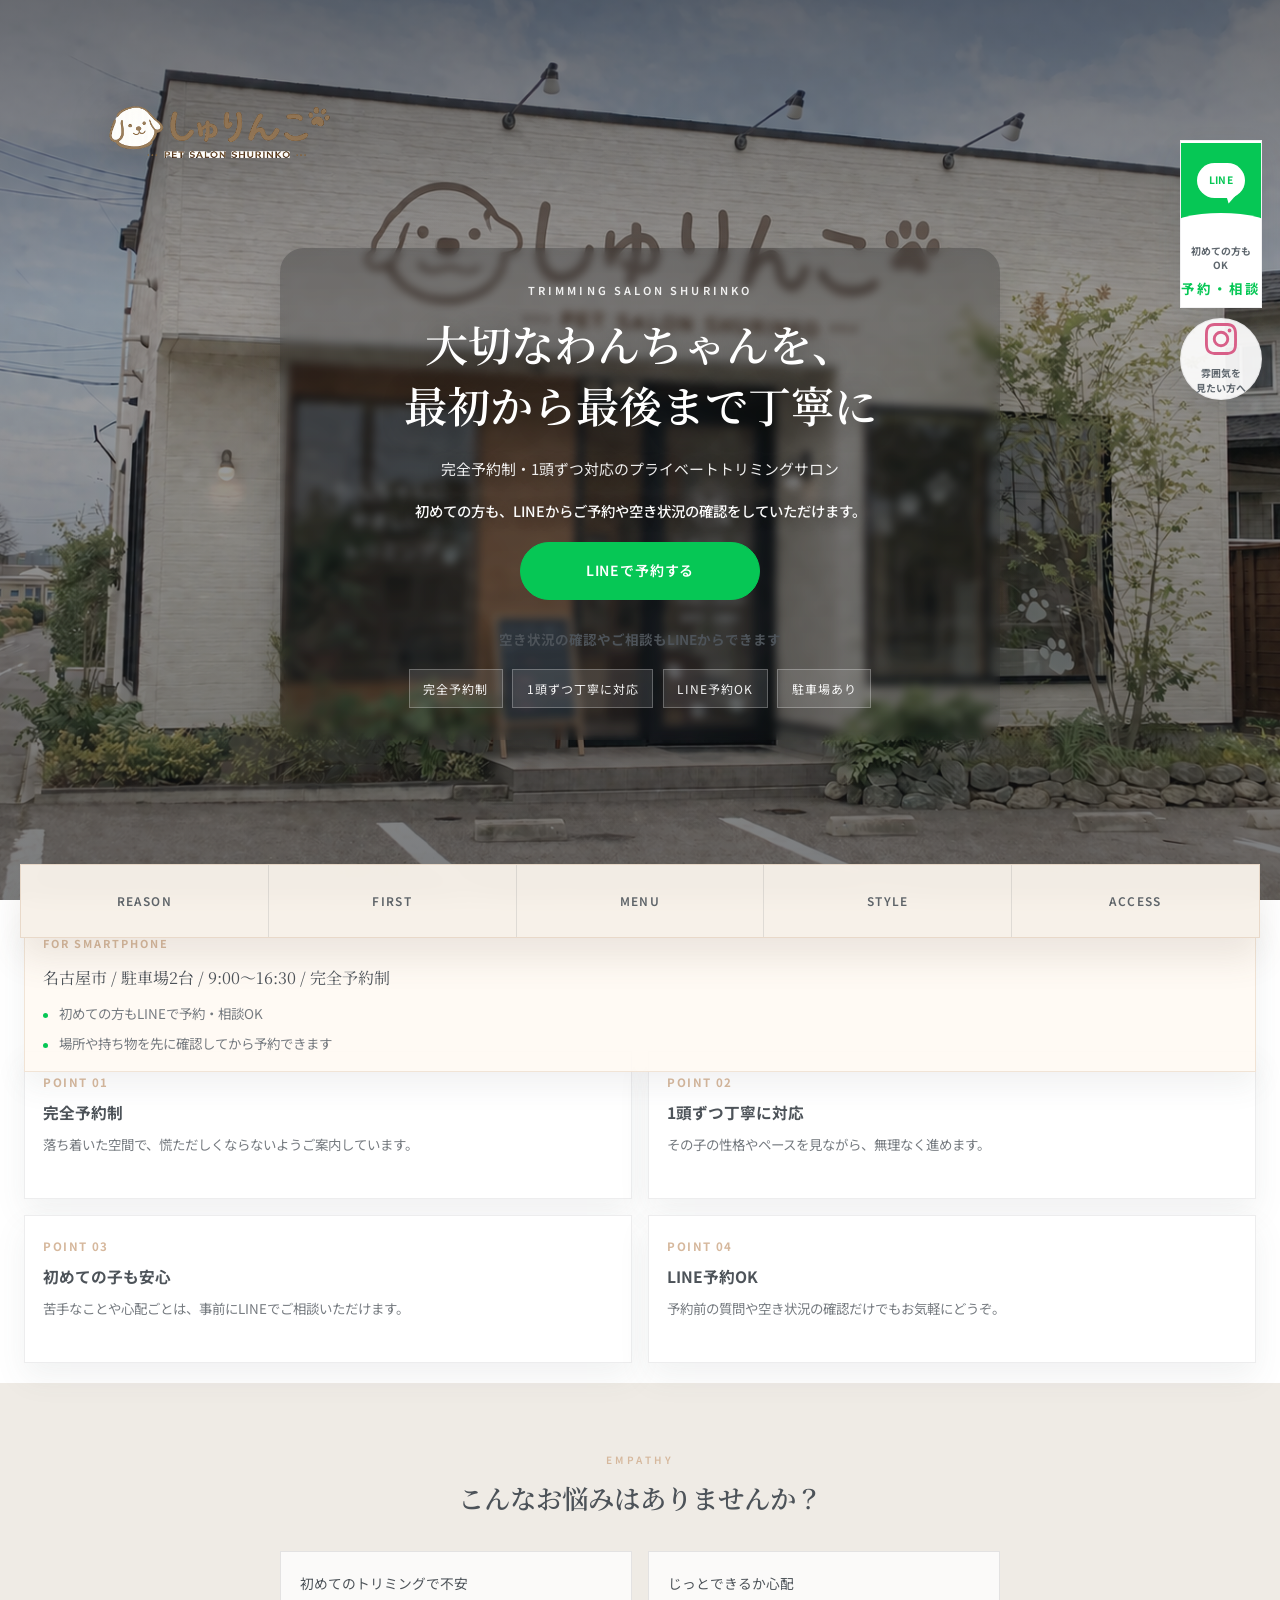
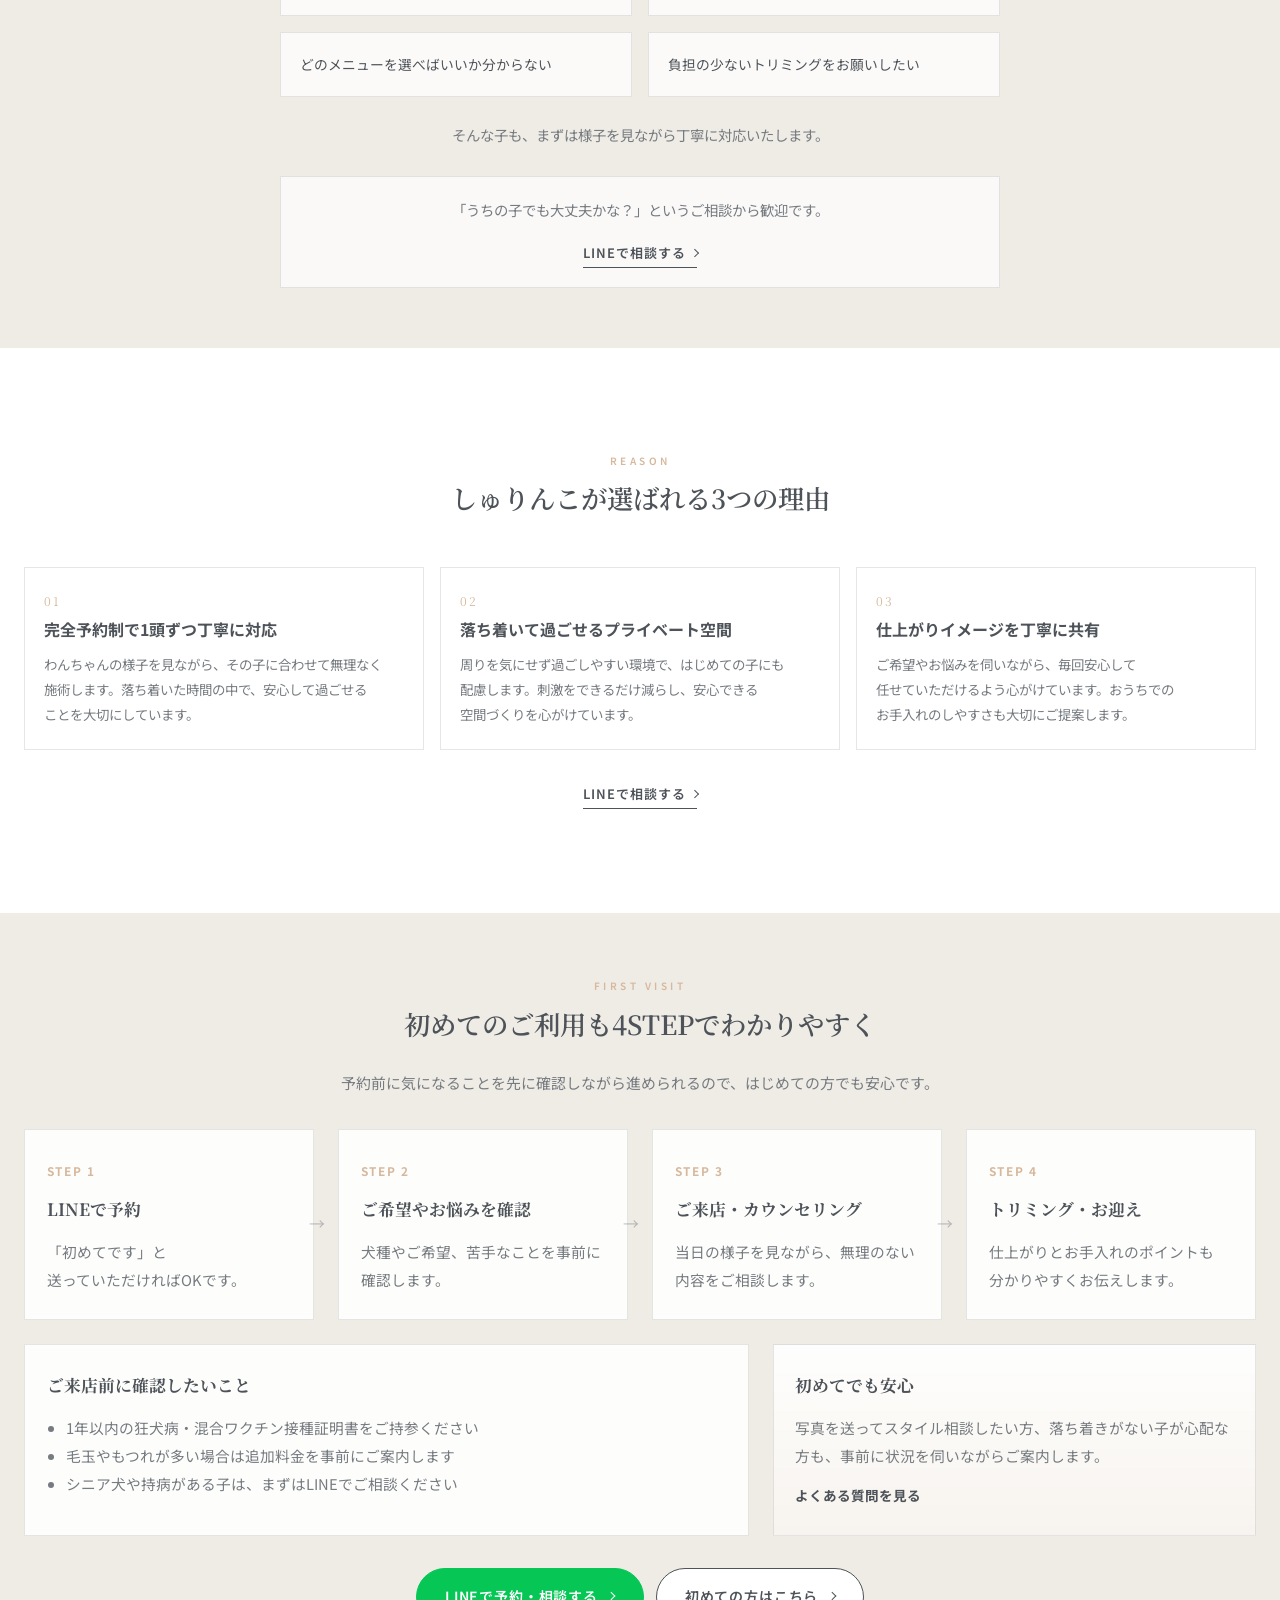
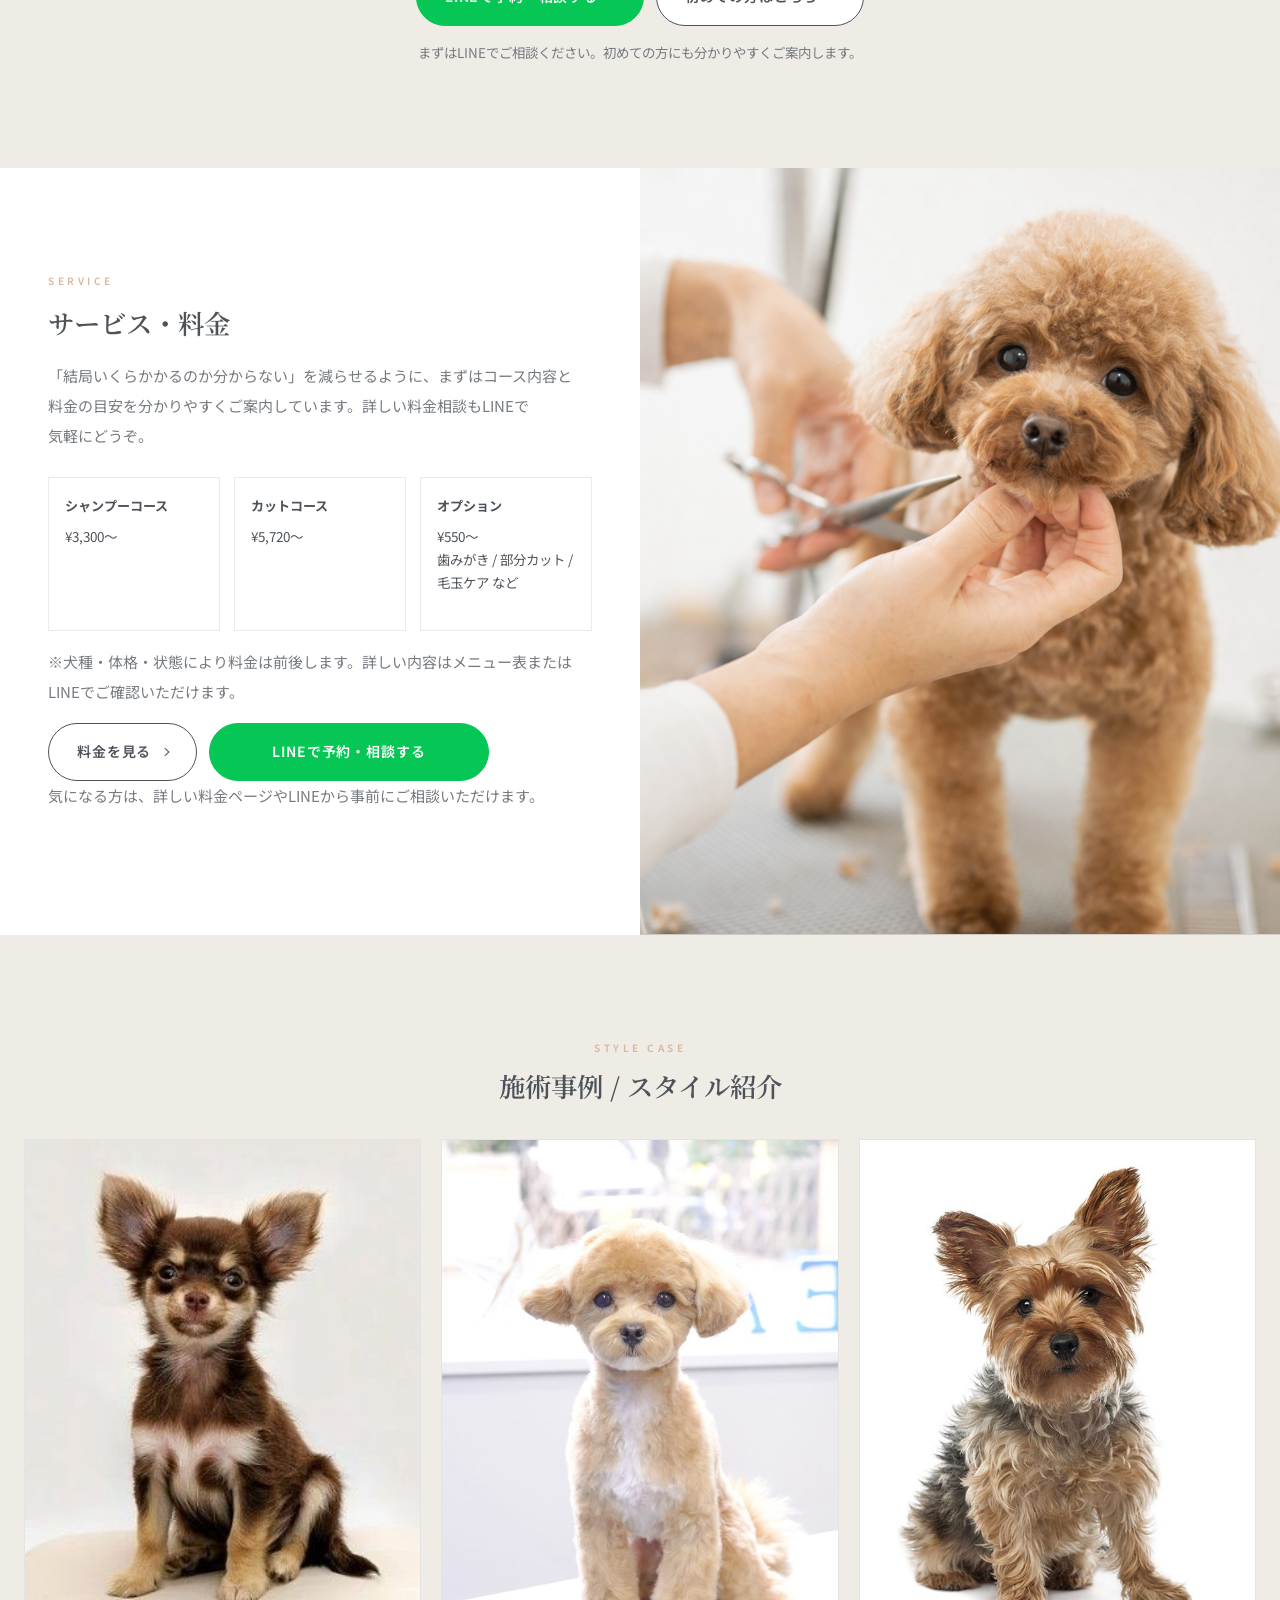
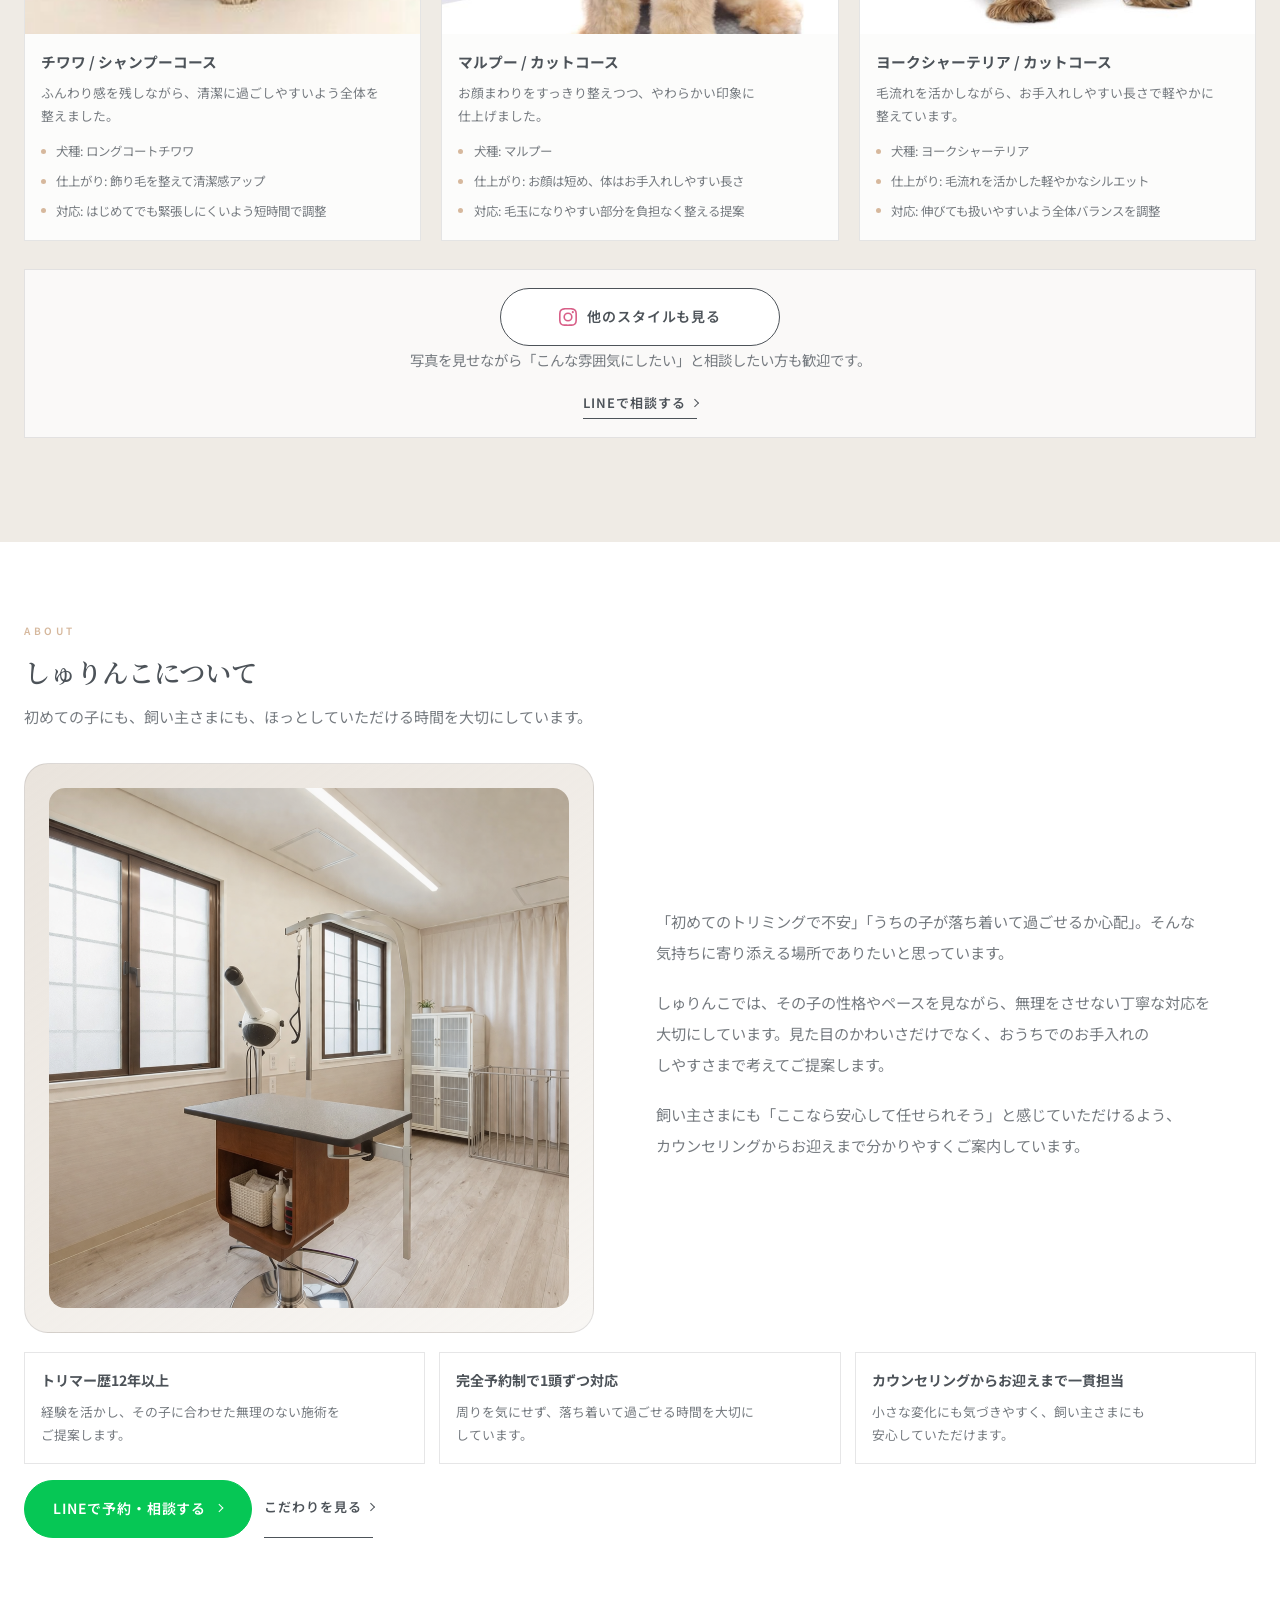
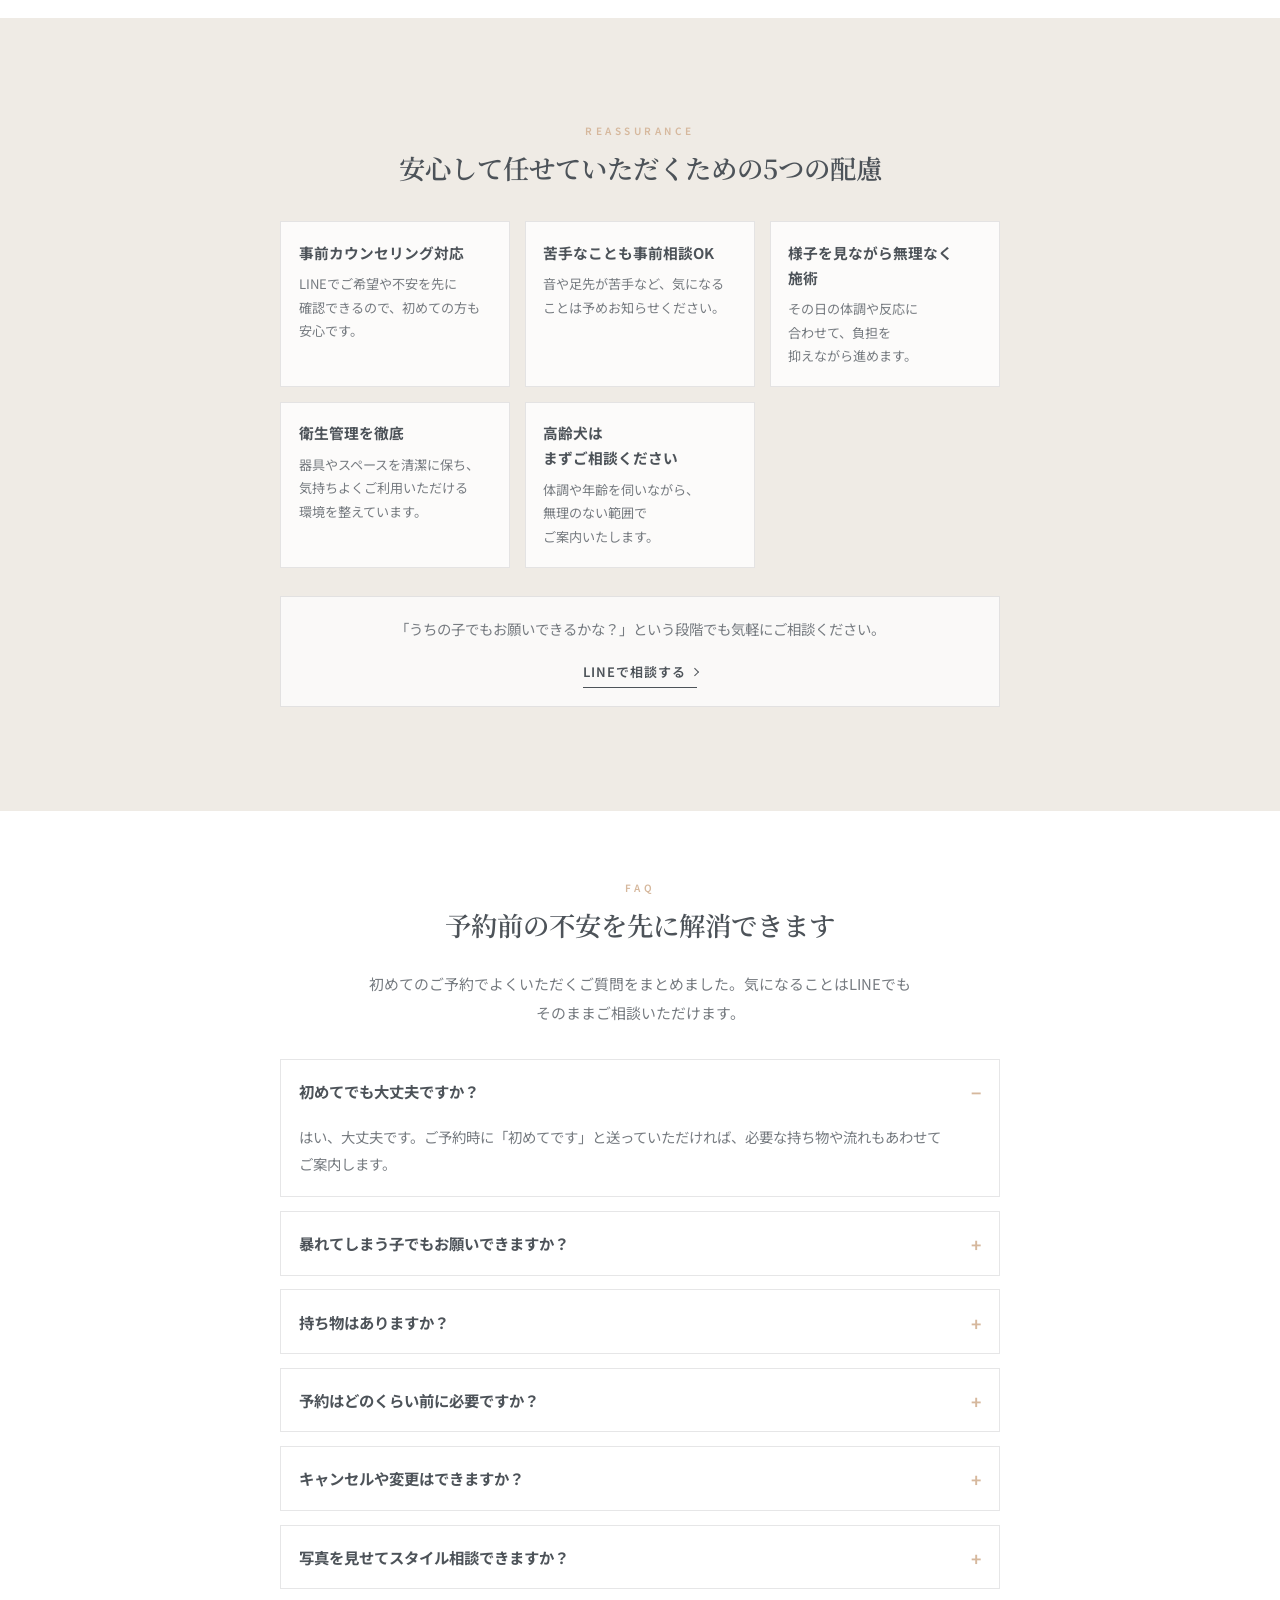
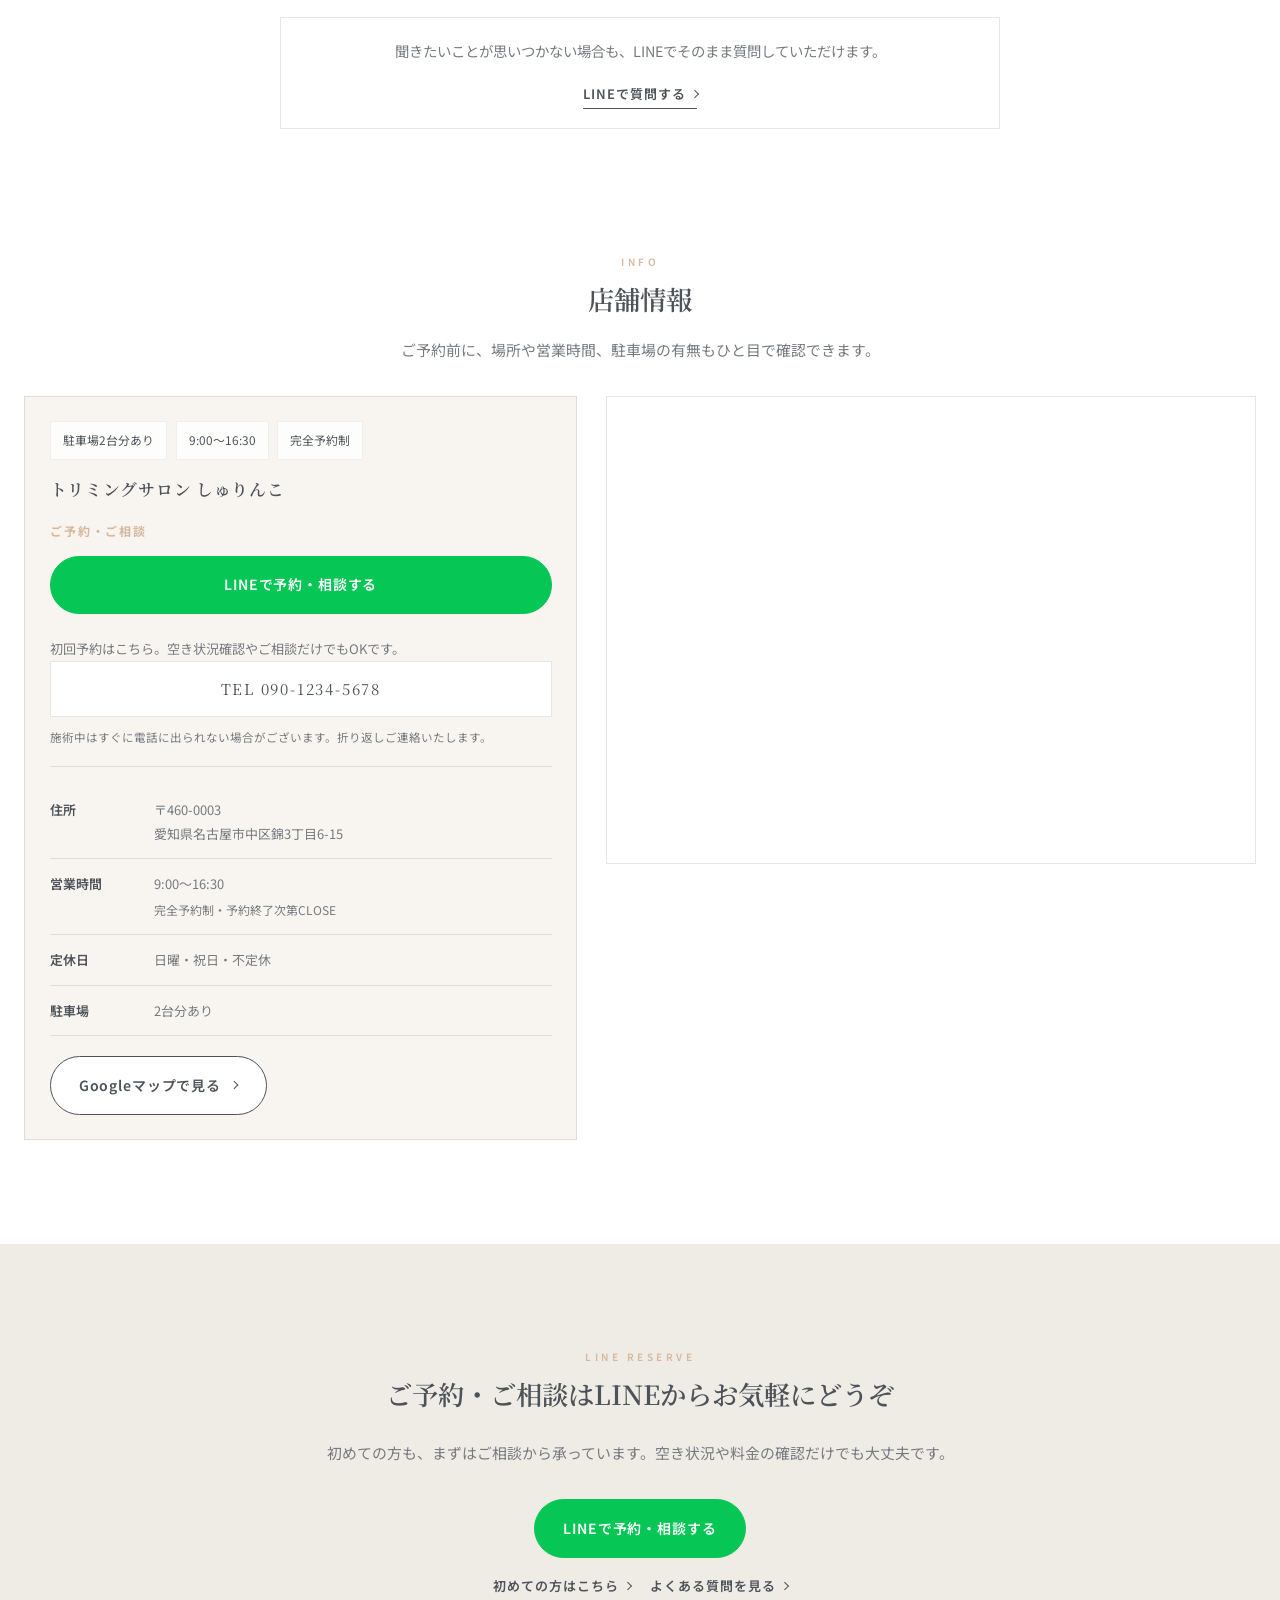
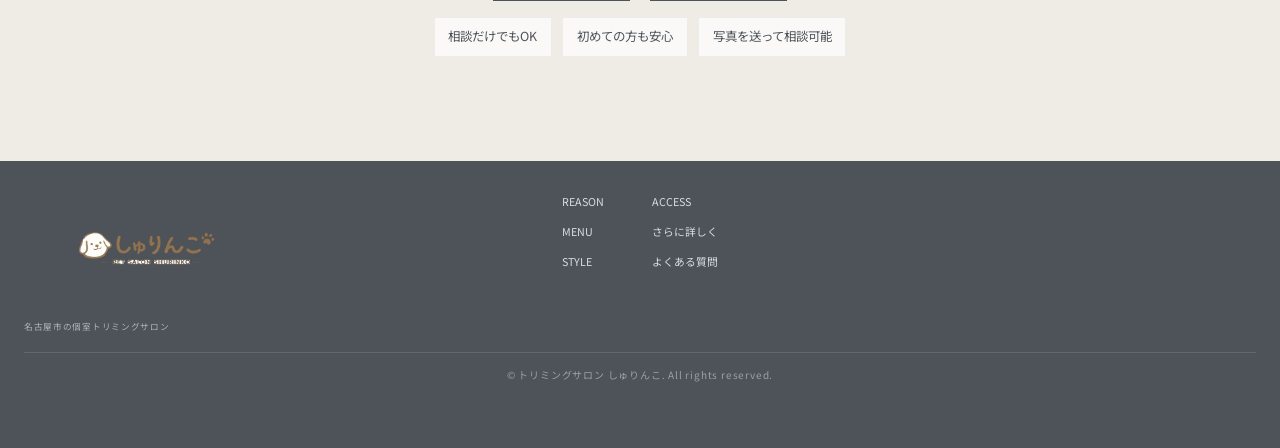
<file: index.html>
<!DOCTYPE html>
<html lang="ja">
<head>
  <meta charset="UTF-8">
  <meta name="viewport" content="width=device-width, initial-scale=1.0">
  <title>トリミングサロン しゅりんこ | 名古屋市の個室トリミングサロン</title>
  <meta name="description" content="名古屋市の個室トリミングサロン トリミングサロン しゅりんこ。トリマー歴12年以上のオーナーが責任を持って担当。わんちゃんファーストで丁寧なカウンセリング。">
  <link rel="preconnect" href="https://fonts.googleapis.com">
  <link rel="preconnect" href="https://fonts.gstatic.com" crossorigin>
  <link href="https://fonts.googleapis.com/css2?family=Noto+Sans+JP:wght@400;500;600;700&family=Noto+Serif+JP:wght@500;600;700&display=swap" rel="stylesheet">
  <link rel="stylesheet" href="style.css">
</head>
<body id="top">
  <header class="site-topbar">
    <div class="site-topbar__inner">
      <a href="index.html" class="site-logo">
        <img src="shurinko-logo.png?v=20260413b" alt="トリミングサロン しゅりんこ" class="site-logo__img" width="1536" height="1024" decoding="async">
      </a>
      <button type="button" class="menu-toggle" aria-expanded="false" aria-controls="mobile-nav" aria-label="メニューを開く">
        <span></span><span></span><span></span>
      </button>
    </div>
    <nav id="mobile-nav" class="mobile-nav" hidden>
      <ul>
        <li><a href="#reasons">REASON</a></li>
        <li><a href="#first-visit">FIRST</a></li>
        <li><a href="#menu">MENU</a></li>
        <li><a href="#styles">STYLE</a></li>
        <li><a href="#access">ACCESS</a></li>
        <li><a href="concept.html">さらに詳しく</a></li>
      </ul>
    </nav>
  </header>

  <main>
    <section class="hero" aria-labelledby="hero-title">
      <div class="hero__media">
        <img src="ChatGPT Image 2026年4月7日 07_36_50.png" alt="トリミングサロン しゅりんこの店舗外観" class="hero__img" width="1402" height="1121" decoding="async">
      </div>
      <div class="hero__overlay">
        <div class="hero__rail" aria-hidden="true">
          <div class="hero__dots">
            <span class="is-active"></span><span></span><span></span><span></span><span></span>
          </div>
          <p class="hero__scroll">SCROLL</p>
        </div>
        <div class="hero__content">
          <p class="hero__label">TRIMMING SALON SHURINKO</p>
          <h1 id="hero-title" class="hero__title">大切なわんちゃんを、最初から最後まで丁寧に</h1>
          <p class="hero__lead">完全予約制・1頭ずつ対応のプライベートトリミングサロン</p>
          <p class="hero__sublead">初めての方も、LINEからご予約や空き状況の確認をしていただけます。</p>
          <div class="hero__actions">
            <a href="#contact" class="btn btn--line">LINEで予約する</a>
          </div>
          <p class="hero__action-note"><a href="#contact" class="text-link text-link--light">空き状況の確認やご相談もLINEからできます</a></p>
          <ul class="hero__meta" aria-label="サロンの特徴">
            <li>完全予約制</li>
            <li>1頭ずつ丁寧に対応</li>
            <li>LINE予約OK</li>
            <li>駐車場あり</li>
          </ul>
        </div>
      </div>
    </section>

    <nav class="site-subnav" aria-label="ページ内ナビゲーション">
      <ul class="site-subnav__list">
        <li><a href="#reasons">REASON</a></li>
        <li><a href="#first-visit">FIRST</a></li>
        <li><a href="#menu">MENU</a></li>
        <li><a href="#styles">STYLE</a></li>
        <li><a href="#access">ACCESS</a></li>
      </ul>
    </nav>

    <section class="location-summary" aria-label="店舗概要">
      <div class="container">
        <div class="location-summary__card">
          <p class="location-summary__eyebrow">FOR SMARTPHONE</p>
          <p class="location-summary__title">名古屋市 / 駐車場2台 / 9:00〜16:30 / 完全予約制</p>
          <ul class="location-summary__list">
            <li>初めての方もLINEで予約・相談OK</li>
            <li>場所や持ち物を先に確認してから予約できます</li>
          </ul>
        </div>
      </div>
    </section>

    <section class="quick-cta" aria-label="サロンの特徴">
      <div class="container">
        <div class="quick-cta__grid">
          <article class="quick-cta__card">
            <span class="quick-cta__label">POINT 01</span>
            <strong>完全予約制</strong>
            <p>落ち着いた空間で、慌ただしくならないようご案内しています。</p>
          </article>
          <article class="quick-cta__card">
            <span class="quick-cta__label">POINT 02</span>
            <strong>1頭ずつ丁寧に対応</strong>
            <p>その子の性格やペースを見ながら、無理なく進めます。</p>
          </article>
          <article class="quick-cta__card">
            <span class="quick-cta__label">POINT 03</span>
            <strong>初めての子も安心</strong>
            <p>苦手なことや心配ごとは、事前にLINEでご相談いただけます。</p>
          </article>
          <article class="quick-cta__card">
            <span class="quick-cta__label">POINT 04</span>
            <strong>LINE予約OK</strong>
            <p>予約前の質問や空き状況の確認だけでもお気軽にどうぞ。</p>
          </article>
        </div>
      </div>
    </section>

    <section class="section section--beige empathy-section" id="concerns" aria-labelledby="concerns-title">
      <div class="container narrow">
        <span class="section__label-en section__label-en--dark section__label-en--center">EMPATHY</span>
        <h2 id="concerns-title" class="section__title-center">こんなお悩みはありませんか？</h2>
        <div class="empathy-grid">
          <article class="empathy-card">
            <p>初めてのトリミングで不安</p>
          </article>
          <article class="empathy-card">
            <p>じっとできるか心配</p>
          </article>
          <article class="empathy-card">
            <p>どのメニューを選べばいいか分からない</p>
          </article>
          <article class="empathy-card">
            <p>負担の少ないトリミングをお願いしたい</p>
          </article>
        </div>
        <p class="empathy-section__closing">そんな子も、まずは様子を見ながら丁寧に対応いたします。</p>
        <div class="mini-cta mini-cta--center">
          <p class="mini-cta__text">「うちの子でも大丈夫かな？」というご相談から歓迎です。</p>
          <a href="#contact" class="text-link-arrow">LINEで相談する</a>
        </div>
      </div>
    </section>

    <section class="section section--white reasons-section" id="reasons" aria-labelledby="reasons-title">
      <div class="reasons-section__head">
        <span class="section__label-en section__label-en--dark section__label-en--center">REASON</span>
        <h2 id="reasons-title" class="section__title-center">しゅりんこが選ばれる3つの理由</h2>
      </div>
      <div class="reasons-grid">
        <article class="reasons-card">
          <span class="reasons-mosaic__num">01</span>
          <h3 class="reasons-mosaic__heading">完全予約制で1頭ずつ丁寧に対応</h3>
          <p class="reasons-mosaic__text">わんちゃんの様子を見ながら、その子に合わせて無理なく施術します。落ち着いた時間の中で、安心して過ごせることを大切にしています。</p>
        </article>
        <article class="reasons-card">
          <span class="reasons-mosaic__num">02</span>
          <h3 class="reasons-mosaic__heading">落ち着いて過ごせるプライベート空間</h3>
          <p class="reasons-mosaic__text">周りを気にせず過ごしやすい環境で、はじめての子にも配慮します。刺激をできるだけ減らし、安心できる空間づくりを心がけています。</p>
        </article>
        <article class="reasons-card">
          <span class="reasons-mosaic__num">03</span>
          <h3 class="reasons-mosaic__heading">仕上がりイメージを丁寧に共有</h3>
          <p class="reasons-mosaic__text">ご希望やお悩みを伺いながら、毎回安心して任せていただけるよう心がけています。おうちでのお手入れのしやすさも大切にご提案します。</p>
        </article>
      </div>
      <div class="container narrow section__actions">
        <a href="#contact" class="text-link-arrow">LINEで相談する</a>
      </div>
    </section>

    <section class="section section--beige first-guide" id="first-visit" aria-labelledby="first-visit-title">
      <div class="container">
        <span class="section__label-en section__label-en--dark section__label-en--center">FIRST VISIT</span>
        <h2 id="first-visit-title" class="section__title-center">初めてのご利用も4STEPでわかりやすく</h2>
        <p class="section__intro">予約前に気になることを先に確認しながら進められるので、はじめての方でも安心です。</p>
        <div class="first-guide__steps-grid">
          <article class="first-step-card">
            <span class="first-step-card__num">STEP 1</span>
            <h3>LINEで予約</h3>
            <p>「初めてです」と送っていただければOKです。</p>
          </article>
          <article class="first-step-card">
            <span class="first-step-card__num">STEP 2</span>
            <h3>ご希望やお悩みを確認</h3>
            <p>犬種やご希望、苦手なことを事前に確認します。</p>
          </article>
          <article class="first-step-card">
            <span class="first-step-card__num">STEP 3</span>
            <h3>ご来店・カウンセリング</h3>
            <p>当日の様子を見ながら、無理のない内容をご相談します。</p>
          </article>
          <article class="first-step-card">
            <span class="first-step-card__num">STEP 4</span>
            <h3>トリミング・お迎え</h3>
            <p>仕上がりとお手入れのポイントも分かりやすくお伝えします。</p>
          </article>
        </div>
        <div class="first-guide__support">
          <article class="first-guide__support-card">
            <h3>ご来店前に確認したいこと</h3>
            <ul>
              <li>1年以内の狂犬病・混合ワクチン接種証明書をご持参ください</li>
              <li>毛玉やもつれが多い場合は追加料金を事前にご案内します</li>
              <li>シニア犬や持病がある子は、まずはLINEでご相談ください</li>
            </ul>
          </article>
          <article class="first-guide__support-card first-guide__support-card--accent">
            <h3>初めてでも安心</h3>
            <p>写真を送ってスタイル相談したい方、落ち着きがない子が心配な方も、事前に状況を伺いながらご案内します。</p>
            <a href="#faq" class="text-link">よくある質問を見る</a>
          </article>
        </div>
        <div class="section__actions">
          <a href="#contact" class="btn btn--line btn--arrow">LINEで予約・相談する</a>
          <a href="news-guide.html" class="btn btn--ghost btn--arrow">初めての方はこちら</a>
        </div>
        <p class="section__cta-caption">まずはLINEでご相談ください。初めての方にも分かりやすくご案内します。</p>
      </div>
    </section>

    <section id="menu" class="section section--white" aria-labelledby="menu-title">
      <div class="menu-feature">
        <div class="menu-feature__inner">
          <div class="menu-feature__content">
            <div class="menu-feature__panel">
              <span class="section__label-en section__label-en--dark">SERVICE</span>
              <h2 id="menu-title" class="menu-feature__title">サービス・料金</h2>
              <p>「結局いくらかかるのか分からない」を減らせるように、まずはコース内容と料金の目安を分かりやすくご案内しています。詳しい料金相談もLINEで気軽にどうぞ。</p>
              <div class="menu-feature__pricing">
                <article class="menu-feature__price-card">
                  <h3>シャンプーコース</h3>
                  <p>¥3,300〜</p>
                </article>
                <article class="menu-feature__price-card">
                  <h3>カットコース</h3>
                  <p>¥5,720〜</p>
                </article>
                <article class="menu-feature__price-card">
                  <h3>オプション</h3>
                  <p>¥550〜<br>歯みがき / 部分カット / 毛玉ケア など</p>
                </article>
              </div>
              <p class="menu-feature__note">※犬種・体格・状態により料金は前後します。詳しい内容はメニュー表またはLINEでご確認いただけます。</p>
              <div class="section__actions section__actions--mt0 menu-feature__actions">
                <a href="menu.html" class="btn btn--ghost btn--arrow">料金を見る</a>
                <a href="#contact" class="btn menu-feature__btn">LINEで予約・相談する</a>
              </div>
              <p class="section__cta-caption section__cta-caption--left">気になる方は、詳しい料金ページやLINEから事前にご相談いただけます。</p>
            </div>
          </div>
          <div class="menu-feature__visual">
            <img src="service-poodle.png" alt="トリミング中のかわいいプードル" class="menu-feature__image" width="1145" height="768" decoding="async">
          </div>
        </div>
      </div>
    </section>

    <section id="styles" class="section section--beige style-cases" aria-labelledby="styles-title">
      <div class="container">
        <span class="section__label-en section__label-en--dark section__label-en--center">STYLE CASE</span>
        <h2 id="styles-title" class="section__title-center">施術事例 / スタイル紹介</h2>
        <div class="style-cases__grid">
          <article class="style-cases__card">
            <img src="画像/Chihuahua.jpeg" alt="チワワのトリミングスタイル" class="style-cases__img" width="322" height="377" decoding="async">
            <div class="style-cases__body">
              <h3>チワワ / シャンプーコース</h3>
              <p>ふんわり感を残しながら、清潔に過ごしやすいよう全体を整えました。</p>
              <ul class="style-cases__meta">
                <li>犬種: ロングコートチワワ</li>
                <li>仕上がり: 飾り毛を整えて清潔感アップ</li>
                <li>対応: はじめてでも緊張しにくいよう短時間で調整</li>
              </ul>
            </div>
          </article>
          <article class="style-cases__card">
            <img src="画像/maltipoo-style-case.jpeg?v=20260413b" alt="マルプーのすっきり短めカット" class="style-cases__img" width="735" height="1100" decoding="async">
            <div class="style-cases__body">
              <h3>マルプー / カットコース</h3>
              <p>お顔まわりをすっきり整えつつ、やわらかい印象に仕上げました。</p>
              <ul class="style-cases__meta">
                <li>犬種: マルプー</li>
                <li>仕上がり: お顔は短め、体はお手入れしやすい長さ</li>
                <li>対応: 毛玉になりやすい部分を負担なく整える提案</li>
              </ul>
            </div>
          </article>
          <article class="style-cases__card">
            <img src="画像/Yorkshire Terrier.jpeg" alt="ヨークシャーテリアのトリミングスタイル" class="style-cases__img" width="600" height="744" decoding="async">
            <div class="style-cases__body">
              <h3>ヨークシャーテリア / カットコース</h3>
              <p>毛流れを活かしながら、お手入れしやすい長さで軽やかに整えています。</p>
              <ul class="style-cases__meta">
                <li>犬種: ヨークシャーテリア</li>
                <li>仕上がり: 毛流れを活かした軽やかなシルエット</li>
                <li>対応: 伸びても扱いやすいよう全体バランスを調整</li>
              </ul>
            </div>
          </article>
        </div>
        <div class="mini-cta mini-cta--center">
          <a href="#" class="btn btn--ghost style-cases__instagram-btn" target="_blank" rel="noopener noreferrer" aria-label="Instagramで他のスタイルを見る">
            <span class="style-cases__instagram-icon" aria-hidden="true"></span>
            <span>他のスタイルも見る</span>
          </a>
          <p class="mini-cta__text">写真を見せながら「こんな雰囲気にしたい」と相談したい方も歓迎です。</p>
          <a href="#contact" class="text-link-arrow">LINEで相談する</a>
        </div>
      </div>
    </section>

    <section id="about" class="section section--white concept-main" aria-labelledby="about-title">
      <div class="container">
        <span class="section__label-en section__label-en--dark">ABOUT</span>
        <h2 id="about-title" class="concept-main__title concept-main__title--lead">しゅりんこについて</h2>
        <p class="concept-main__intro">初めての子にも、飼い主さまにも、ほっとしていただける時間を大切にしています。</p>
      </div>
      <div class="concept-main__grid">
        <div class="concept-main__visual">
          <img src="calm-grooming-room.png?v=20260413b" alt="しゅりんこの落ち着いたトリミング空間" class="concept-main__image" width="1024" height="1024" decoding="async">
        </div>
        <div class="concept-main__content">
          <div class="concept-main__body">
            <p>「初めてのトリミングで不安」「うちの子が落ち着いて過ごせるか心配」。そんな気持ちに寄り添える場所でありたいと思っています。</p>
            <p>しゅりんこでは、その子の性格やペースを見ながら、無理をさせない丁寧な対応を大切にしています。見た目のかわいさだけでなく、おうちでのお手入れのしやすさまで考えてご提案します。</p>
            <p>飼い主さまにも「ここなら安心して任せられそう」と感じていただけるよう、カウンセリングからお迎えまで分かりやすくご案内しています。</p>
          </div>
        </div>
      </div>
      <div class="container">
        <div class="concept-main__features">
          <article class="concept-main__feature-card">
            <h3>トリマー歴12年以上</h3>
            <p>経験を活かし、その子に合わせた無理のない施術をご提案します。</p>
          </article>
          <article class="concept-main__feature-card">
            <h3>完全予約制で1頭ずつ対応</h3>
            <p>周りを気にせず、落ち着いて過ごせる時間を大切にしています。</p>
          </article>
          <article class="concept-main__feature-card">
            <h3>カウンセリングからお迎えまで一貫担当</h3>
            <p>小さな変化にも気づきやすく、飼い主さまにも安心していただけます。</p>
          </article>
        </div>
        <div class="concept-main__actions">
          <a href="#contact" class="btn btn--line btn--arrow">LINEで予約・相談する</a>
          <a href="concept.html" class="text-link-arrow">こだわりを見る</a>
        </div>
      </div>
    </section>

    <section class="section section--beige reassurance-section" id="reassurance" aria-labelledby="reassurance-title">
      <div class="container narrow">
        <span class="section__label-en section__label-en--dark section__label-en--center">REASSURANCE</span>
        <h2 id="reassurance-title" class="section__title-center">安心して任せていただくための5つの配慮</h2>
        <div class="reassurance-grid">
          <details class="reassurance-card" open>
            <summary>事前カウンセリング対応</summary>
            <p>LINEでご希望や不安を先に確認できるので、初めての方も安心です。</p>
          </details>
          <details class="reassurance-card">
            <summary>苦手なことも事前相談OK</summary>
            <p>音や足先が苦手など、気になることは予めお知らせください。</p>
          </details>
          <details class="reassurance-card">
            <summary>様子を見ながら無理なく施術</summary>
            <p>その日の体調や反応に合わせて、負担を抑えながら進めます。</p>
          </details>
          <details class="reassurance-card">
            <summary>衛生管理を徹底</summary>
            <p>器具やスペースを清潔に保ち、気持ちよくご利用いただける環境を整えています。</p>
          </details>
          <details class="reassurance-card">
            <summary>高齢犬はまずご相談ください</summary>
            <p>体調や年齢を伺いながら、無理のない範囲でご案内いたします。</p>
          </details>
        </div>
        <div class="mini-cta mini-cta--center">
          <p class="mini-cta__text">「うちの子でもお願いできるかな？」という段階でも気軽にご相談ください。</p>
          <a href="#contact" class="text-link-arrow">LINEで相談する</a>
        </div>
      </div>
    </section>

    <section id="faq" class="section section--white" aria-labelledby="faq-title">
      <div class="container narrow">
        <span class="section__label-en section__label-en--dark section__label-en--center">FAQ</span>
        <h2 id="faq-title" class="section__title-center">予約前の不安を先に解消できます</h2>
        <p class="section__intro">初めてのご予約でよくいただくご質問をまとめました。気になることはLINEでもそのままご相談いただけます。</p>
        <div class="faq-list">
          <details class="faq-item" open>
            <summary>初めてでも大丈夫ですか？</summary>
            <p>はい、大丈夫です。ご予約時に「初めてです」と送っていただければ、必要な持ち物や流れもあわせてご案内します。</p>
          </details>
          <details class="faq-item">
            <summary>暴れてしまう子でもお願いできますか？</summary>
            <p>その子の様子を見ながら無理のない範囲で進めます。苦手なことがある場合は、事前にLINEでお知らせください。</p>
          </details>
          <details class="faq-item">
            <summary>持ち物はありますか？</summary>
            <p>初回は1年以内の狂犬病・混合ワクチン接種証明書のご持参をお願いしています。</p>
          </details>
          <details class="faq-item">
            <summary>予約はどのくらい前に必要ですか？</summary>
            <p>空き状況によりますので、まずはご希望日をLINEでお知らせください。早めのご相談がおすすめです。</p>
          </details>
          <details class="faq-item">
            <summary>キャンセルや変更はできますか？</summary>
            <p>可能です。分かった時点で早めにご連絡いただけますと助かります。</p>
          </details>
          <details class="faq-item">
            <summary>写真を見せてスタイル相談できますか？</summary>
            <p>はい、可能です。イメージ写真をLINEで送っていただければ、できる範囲やお手入れのしやすさも含めてご案内します。</p>
          </details>
        </div>
        <div class="mini-cta mini-cta--center">
          <p class="mini-cta__text">聞きたいことが思いつかない場合も、LINEでそのまま質問していただけます。</p>
          <a href="#contact" class="text-link-arrow">LINEで質問する</a>
        </div>
      </div>
    </section>

    <section id="access" class="section section--white access-minimal" aria-labelledby="access-title">
      <div class="access-section">
        <div class="access-section__head">
          <span class="section__label-en section__label-en--dark section__label-en--center">INFO</span>
          <h2 id="access-title" class="section__title-center">店舗情報</h2>
          <p class="section__intro section__intro--tight">ご予約前に、場所や営業時間、駐車場の有無もひと目で確認できます。</p>
        </div>
        <div class="access-minimal__inner">
          <div class="access-box">
            <div class="access-highlights">
              <span>駐車場2台分あり</span>
              <span>9:00〜16:30</span>
              <span>完全予約制</span>
            </div>
            <p class="access-box__name">トリミングサロン しゅりんこ</p>

            <div class="access-reserve">
              <p class="access-reserve__label">ご予約・ご相談</p>
              <a href="#contact" class="btn btn--line access-reserve__line">LINEで予約・相談する</a>
              <p class="access-reserve__subtext">初回予約はこちら。空き状況確認やご相談だけでもOKです。</p>
              <a href="tel:09012345678" class="access-reserve__tel">TEL 090-1234-5678</a>
              <p class="access-reserve__note">施術中はすぐに電話に出られない場合がございます。折り返しご連絡いたします。</p>
            </div>

            <dl class="access-box__dl">
              <div>
                <dt>住所</dt>
                <dd>〒460-0003<br>愛知県名古屋市中区錦3丁目6-15</dd>
              </div>
              <div>
                <dt>営業時間</dt>
                <dd>9:00〜16:30<br><span class="access-box__note">完全予約制・予約終了次第CLOSE</span></dd>
              </div>
              <div>
                <dt>定休日</dt>
                <dd>日曜・祝日・不定休</dd>
              </div>
              <div>
                <dt>駐車場</dt>
                <dd>2台分あり</dd>
              </div>
            </dl>
            <div class="access-box__actions">
              <a href="https://maps.google.com/?q=愛知県名古屋市中区錦3丁目6-15" class="btn btn--ghost btn--arrow" target="_blank" rel="noopener noreferrer">Googleマップで見る</a>
            </div>
          </div>
          <div class="access-map">
            <iframe
              title="トリミングサロン しゅりんこの地図"
              src="https://www.google.com/maps?q=%E6%84%9B%E7%9F%A5%E7%9C%8C%E5%90%8D%E5%8F%A4%E5%B1%8B%E5%B8%82%E4%B8%AD%E5%8C%BA%E9%8C%A63%E4%B8%81%E7%9B%AE6-15&z=16&output=embed"
              loading="lazy"
              referrerpolicy="no-referrer-when-downgrade"></iframe>
          </div>
        </div>
      </div>
    </section>

    <section id="contact" class="section section--beige final-line-cta" aria-labelledby="contact-title">
      <div class="container narrow">
        <span class="section__label-en section__label-en--dark section__label-en--center">LINE RESERVE</span>
        <h2 id="contact-title" class="section__title-center">ご予約・ご相談はLINEからお気軽にどうぞ</h2>
        <p class="section__intro">初めての方も、まずはご相談から承っています。空き状況や料金の確認だけでも大丈夫です。</p>
        <div class="section__actions">
          <a href="#" class="btn btn--line">LINEで予約・相談する</a>
        </div>
        <div class="contact-links">
          <a href="news-guide.html" class="text-link-arrow">初めての方はこちら</a>
          <a href="#faq" class="text-link-arrow">よくある質問を見る</a>
        </div>
        <div class="contact-reasons" aria-label="相談しやすい理由">
          <span class="contact-reasons__item">相談だけでもOK</span>
          <span class="contact-reasons__item">初めての方も安心</span>
          <span class="contact-reasons__item">写真を送って相談可能</span>
        </div>
      </div>
    </section>
  </main>

  <footer class="site-footer">
    <div class="site-footer__grid container">
      <div class="site-footer__brand">
        <img src="shurinko-logo.png?v=20260413b" alt="トリミングサロン しゅりんこ" class="site-footer__logo-img" width="1536" height="1024" decoding="async">
        <p class="site-footer__tag">名古屋市の個室トリミングサロン</p>
      </div>
      <nav class="site-footer__nav" aria-label="フッターナビ">
        <ul>
          <li><a href="#reasons">REASON</a></li>
          <li><a href="#menu">MENU</a></li>
          <li><a href="#styles">STYLE</a></li>
          <li><a href="#access">ACCESS</a></li>
          <li><a href="concept.html">さらに詳しく</a></li>
          <li><a href="#faq">よくある質問</a></li>
        </ul>
      </nav>
    </div>
    <p class="site-footer__copy">© トリミングサロン しゅりんこ. All rights reserved.</p>
  </footer>

  <aside class="fixed-side-cta" aria-label="固定予約・SNS">
    <a href="#contact" class="fixed-side-cta__btn fixed-side-cta__btn--line" aria-label="LINEで予約">
      <span class="fixed-side-cta__line-top" aria-hidden="true">
        <span class="fixed-side-cta__line-bubble">LINE</span>
      </span>
      <span class="fixed-side-cta__body">
        <span class="fixed-side-cta__subcopy">初めての方もOK</span>
        <span class="fixed-side-cta__label">予約・相談</span>
      </span>
    </a>
    <a href="#" class="fixed-side-cta__btn fixed-side-cta__btn--ig" target="_blank" rel="noopener noreferrer" aria-label="Instagram">
      <span class="fixed-side-cta__icon fixed-side-cta__icon--ig" aria-hidden="true"></span>
      <span class="fixed-side-cta__subcopy fixed-side-cta__subcopy--ig">雰囲気を見たい方へ</span>
      <span class="fixed-side-cta__label">Instagram</span>
    </a>
  </aside>

  <aside class="mobile-bottom-cta" aria-label="スマホ固定予約・SNS">
    <a href="#contact" class="mobile-bottom-cta__btn mobile-bottom-cta__btn--line" aria-label="LINEで予約・相談">
      <span class="mobile-bottom-cta__icon mobile-bottom-cta__icon--line" aria-hidden="true"></span>
      <span>予約・相談</span>
    </a>
    <a href="#" class="mobile-bottom-cta__btn mobile-bottom-cta__btn--ig" target="_blank" rel="noopener noreferrer" aria-label="Instagram">
      <span class="mobile-bottom-cta__icon mobile-bottom-cta__icon--ig" aria-hidden="true"></span>
      <span>Instagram</span>
    </a>
  </aside>

  <a href="#top" class="page-top" aria-label="ページ上部へ戻る"><span>PAGE</span><span>TOP</span></a>

  <script>
    (function () {
      var toggle = document.querySelector('.menu-toggle');
      var nav = document.getElementById('mobile-nav');
      var pageTop = document.querySelector('.page-top');
      var subnav = document.querySelector('.site-subnav');
      var reassuranceItems = document.querySelectorAll('.reassurance-card');

      if (toggle && nav) {
        toggle.addEventListener('click', function () {
          var open = nav.hasAttribute('hidden');
          if (open) {
            nav.removeAttribute('hidden');
            toggle.setAttribute('aria-expanded', 'true');
            toggle.setAttribute('aria-label', 'メニューを閉じる');
          } else {
            nav.setAttribute('hidden', '');
            toggle.setAttribute('aria-expanded', 'false');
            toggle.setAttribute('aria-label', 'メニューを開く');
          }
        });
        nav.querySelectorAll('a').forEach(function (a) {
          a.addEventListener('click', function () {
            nav.setAttribute('hidden', '');
            toggle.setAttribute('aria-expanded', 'false');
          });
        });
      }

      if (pageTop) {
        var togglePageTop = function () {
          if (subnav && subnav.getBoundingClientRect().top <= 0) {
            pageTop.classList.add('is-visible');
          } else {
            pageTop.classList.remove('is-visible');
          }
        };

        window.addEventListener('scroll', togglePageTop, { passive: true });
        togglePageTop();
      }

      if (reassuranceItems.length) {
        var syncReassuranceLayout = function () {
          if (window.innerWidth > 768) {
            reassuranceItems.forEach(function (item) {
              item.open = true;
            });
            return;
          }

          var openItem = document.querySelector('.reassurance-card[open]') || reassuranceItems[0];
          reassuranceItems.forEach(function (item) {
            item.open = item === openItem;
          });
        };

        reassuranceItems.forEach(function (item) {
          item.addEventListener('toggle', function () {
            if (!item.open || window.innerWidth > 768) return;
            reassuranceItems.forEach(function (other) {
              if (other !== item) {
                other.open = false;
              }
            });
          });
        });

        window.addEventListener('resize', syncReassuranceLayout);
        syncReassuranceLayout();
      }
    })();
  </script>
</body>
</html>
</file>
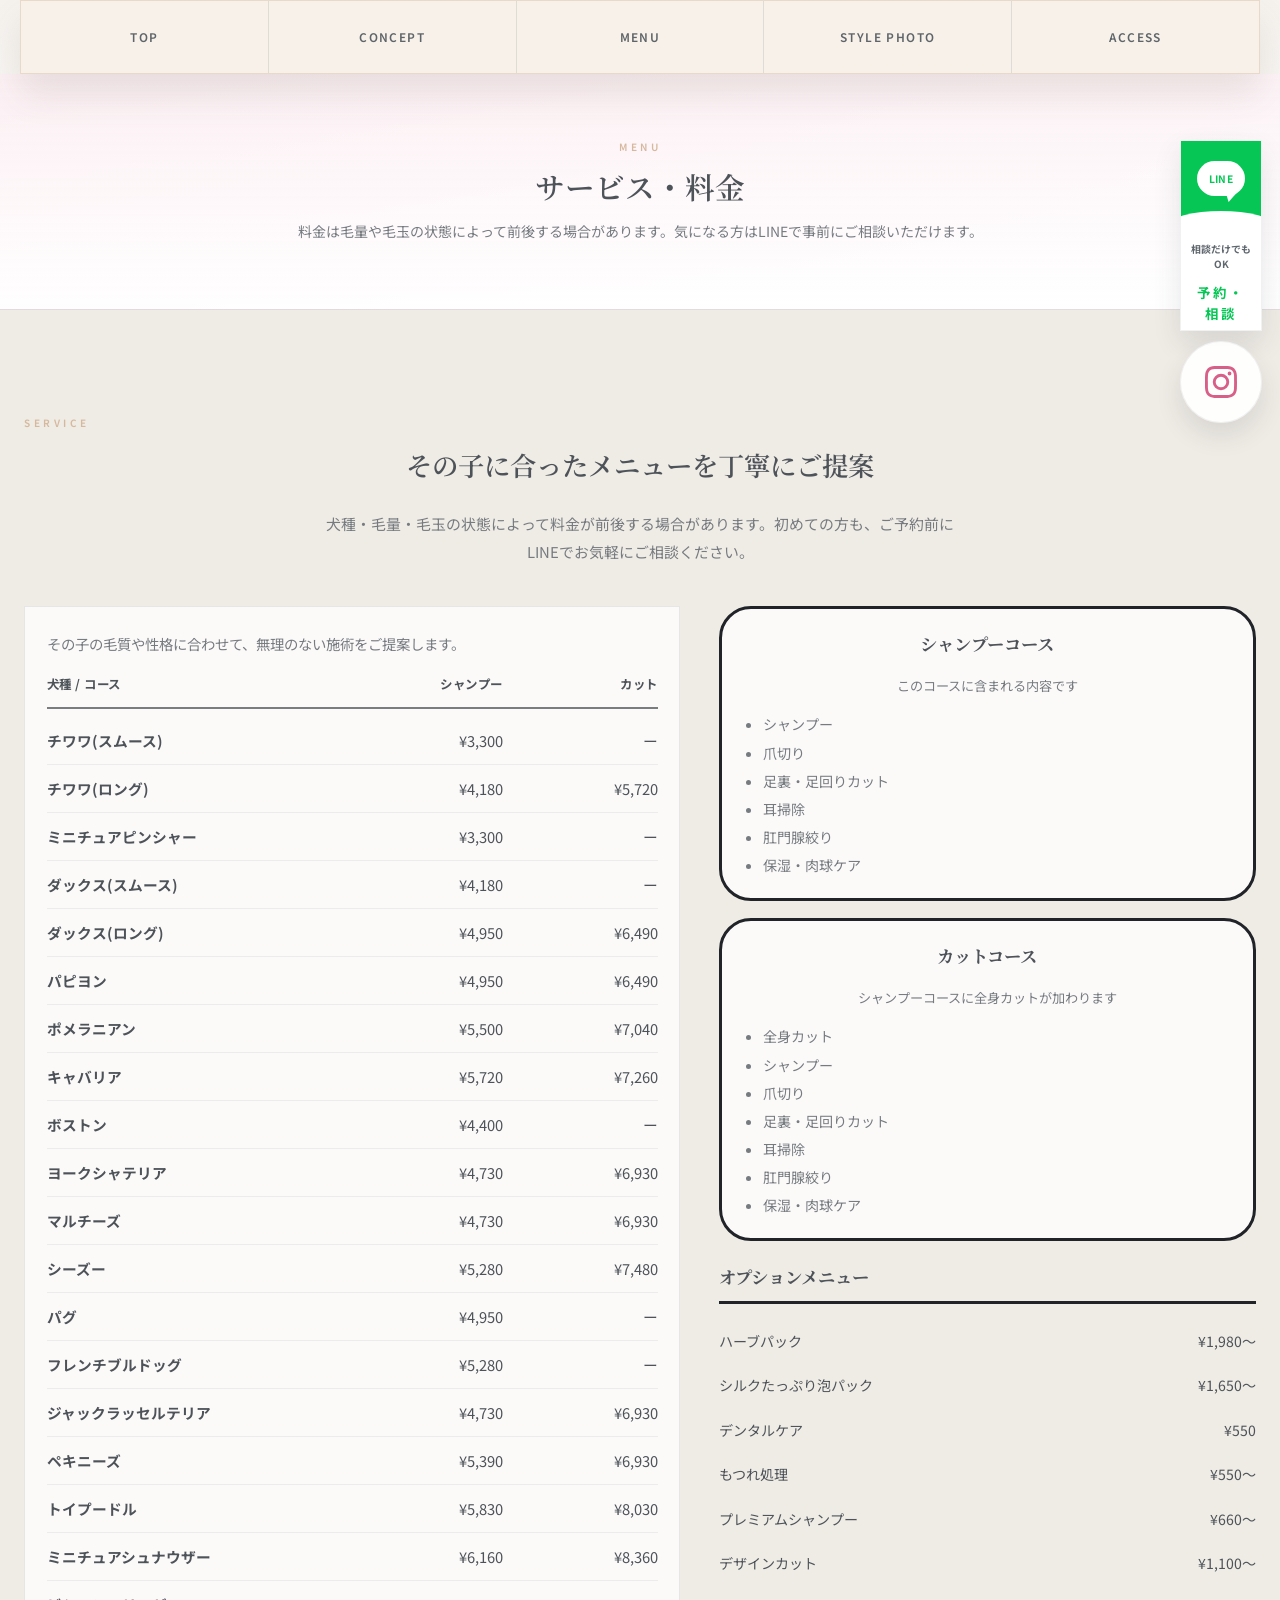
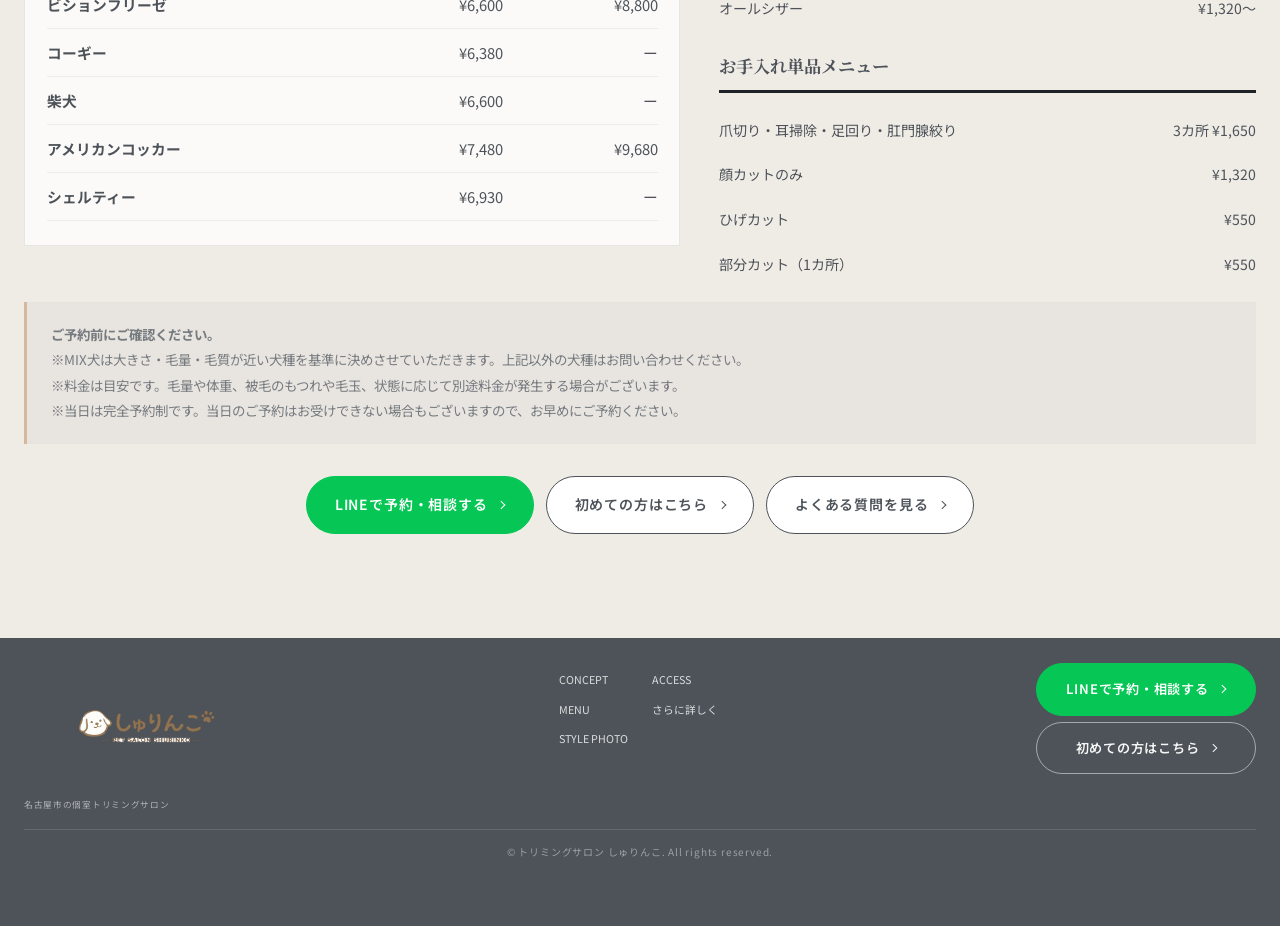
<file: menu.html>
<!DOCTYPE html>
<html lang="ja">
<head>
  <meta charset="UTF-8">
  <meta name="viewport" content="width=device-width, initial-scale=1.0">
  <title>MENU さらに詳しく | トリミングサロン しゅりんこ</title>
  <meta name="description" content="トリミングサロン しゅりんこのサービス・料金一覧です。シャンプーコース、カットコース、オプションメニューをご案内します。">
  <link rel="preconnect" href="https://fonts.googleapis.com">
  <link rel="preconnect" href="https://fonts.gstatic.com" crossorigin>
  <link href="https://fonts.googleapis.com/css2?family=Noto+Sans+JP:wght@400;500;600;700&family=Noto+Serif+JP:wght@500;600;700&display=swap" rel="stylesheet">
  <link rel="stylesheet" href="style.css">
</head>
<body class="subpage">
  <nav class="site-subnav" aria-label="ページ内ナビゲーション">
    <ul class="site-subnav__list">
      <li><a href="index.html">TOP</a></li>
      <li><a href="index.html#about">CONCEPT</a></li>
      <li><a href="index.html#menu">MENU</a></li>
      <li><a href="index.html#styles">STYLE PHOTO</a></li>
      <li><a href="index.html#access">ACCESS</a></li>
    </ul>
  </nav>

  <main class="subpage-main">
    <header class="page-hero page-hero--sub page-hero--menu">
      <div class="container narrow">
        <p class="page-hero__label">MENU</p>
        <h1 class="page-hero__title">サービス・料金</h1>
        <p class="page-hero__lead">料金は毛量や毛玉の状態によって前後する場合があります。気になる方はLINEで事前にご相談いただけます。</p>
      </div>
    </header>

    <section class="section section--beige menu-detail" id="menu-detail" aria-labelledby="menu-detail-title">
      <div class="container">
        <div class="menu-detail__lead">
          <span class="section__label-en section__label-en--dark">SERVICE</span>
          <h2 id="menu-detail-title" class="section__title-center">その子に合ったメニューを丁寧にご提案</h2>
          <p class="section__intro">犬種・毛量・毛玉の状態によって料金が前後する場合があります。初めての方も、ご予約前にLINEでお気軽にご相談ください。</p>
        </div>
        <div class="menu-board">
          <div class="menu-board__prices">
            <p class="menu-board__value">その子の毛質や性格に合わせて、無理のない施術をご提案します。</p>
            <div class="menu-board__head">
              <span>犬種 / コース</span>
              <span>シャンプー</span>
              <span>カット</span>
            </div>
            <div class="menu-board__table">
              <div><span>チワワ(スムース)</span><span>¥3,300</span><span>ー</span></div>
              <div><span>チワワ(ロング)</span><span>¥4,180</span><span>¥5,720</span></div>
              <div><span>ミニチュアピンシャー</span><span>¥3,300</span><span>ー</span></div>
              <div><span>ダックス(スムース)</span><span>¥4,180</span><span>ー</span></div>
              <div><span>ダックス(ロング)</span><span>¥4,950</span><span>¥6,490</span></div>
              <div><span>パピヨン</span><span>¥4,950</span><span>¥6,490</span></div>
              <div><span>ポメラニアン</span><span>¥5,500</span><span>¥7,040</span></div>
              <div><span>キャバリア</span><span>¥5,720</span><span>¥7,260</span></div>
              <div><span>ボストン</span><span>¥4,400</span><span>ー</span></div>
              <div><span>ヨークシャテリア</span><span>¥4,730</span><span>¥6,930</span></div>
              <div><span>マルチーズ</span><span>¥4,730</span><span>¥6,930</span></div>
              <div><span>シーズー</span><span>¥5,280</span><span>¥7,480</span></div>
              <div><span>パグ</span><span>¥4,950</span><span>ー</span></div>
              <div><span>フレンチブルドッグ</span><span>¥5,280</span><span>ー</span></div>
              <div><span>ジャックラッセルテリア</span><span>¥4,730</span><span>¥6,930</span></div>
              <div><span>ペキニーズ</span><span>¥5,390</span><span>¥6,930</span></div>
              <div><span>トイプードル</span><span>¥5,830</span><span>¥8,030</span></div>
              <div><span>ミニチュアシュナウザー</span><span>¥6,160</span><span>¥8,360</span></div>
              <div><span>ビションフリーゼ</span><span>¥6,600</span><span>¥8,800</span></div>
              <div><span>コーギー</span><span>¥6,380</span><span>ー</span></div>
              <div><span>柴犬</span><span>¥6,600</span><span>ー</span></div>
              <div><span>アメリカンコッカー</span><span>¥7,480</span><span>¥9,680</span></div>
              <div><span>シェルティー</span><span>¥6,930</span><span>ー</span></div>
            </div>
          </div>
          <div class="menu-board__side">
            <div class="menu-course">
              <h3 class="menu-course__title">シャンプーコース</h3>
              <p class="menu-course__caption">このコースに含まれる内容です</p>
              <ul class="menu-course__list">
                <li>シャンプー</li>
                <li>爪切り</li>
                <li>足裏・足回りカット</li>
                <li>耳掃除</li>
                <li>肛門腺絞り</li>
                <li>保湿・肉球ケア</li>
              </ul>
            </div>
            <div class="menu-course">
              <h3 class="menu-course__title">カットコース</h3>
              <p class="menu-course__caption">シャンプーコースに全身カットが加わります</p>
              <ul class="menu-course__list">
                <li>全身カット</li>
                <li>シャンプー</li>
                <li>爪切り</li>
                <li>足裏・足回りカット</li>
                <li>耳掃除</li>
                <li>肛門腺絞り</li>
                <li>保湿・肉球ケア</li>
              </ul>
            </div>
            <div class="menu-option">
              <h3 class="menu-option__title">オプションメニュー</h3>
              <dl class="menu-option__list">
                <div><dt>ハーブパック</dt><dd>¥1,980〜</dd></div>
                <div><dt>シルクたっぷり泡パック</dt><dd>¥1,650〜</dd></div>
                <div><dt>デンタルケア</dt><dd>¥550</dd></div>
                <div><dt>もつれ処理</dt><dd>¥550〜</dd></div>
                <div><dt>プレミアムシャンプー</dt><dd>¥660〜</dd></div>
                <div><dt>デザインカット</dt><dd>¥1,100〜</dd></div>
                <div><dt>オールシザー</dt><dd>¥1,320〜</dd></div>
              </dl>
            </div>
            <div class="menu-option">
              <h3 class="menu-option__title">お手入れ単品メニュー</h3>
              <dl class="menu-option__list">
                <div><dt>爪切り・耳掃除・足回り・肛門腺絞り</dt><dd>3カ所 ¥1,650</dd></div>
                <div><dt>顔カットのみ</dt><dd>¥1,320</dd></div>
                <div><dt>ひげカット</dt><dd>¥550</dd></div>
                <div><dt>部分カット（1カ所）</dt><dd>¥550</dd></div>
              </dl>
            </div>
          </div>
        </div>
        <div class="notice-box menu-board__notice">
          <p><strong>ご予約前にご確認ください。</strong><br>※MIX犬は大きさ・毛量・毛質が近い犬種を基準に決めさせていただきます。上記以外の犬種はお問い合わせください。<br>※料金は目安です。毛量や体重、被毛のもつれや毛玉、状態に応じて別途料金が発生する場合がございます。<br>※当日は完全予約制です。当日のご予約はお受けできない場合もございますので、お早めにご予約ください。</p>
        </div>
        <div class="section__actions">
          <a href="index.html#contact" class="btn btn--line btn--arrow">LINEで予約・相談する</a>
          <a href="news-guide.html" class="btn btn--ghost btn--arrow">初めての方はこちら</a>
          <a href="index.html#faq" class="btn btn--ghost btn--arrow">よくある質問を見る</a>
        </div>
      </div>
    </section>
  </main>

  <footer class="site-footer">
    <div class="site-footer__grid container">
      <div class="site-footer__brand">
        <img src="shurinko-logo.png?v=20260413b" alt="トリミングサロン しゅりんこ" class="site-footer__logo-img" width="1536" height="1024" decoding="async">
        <p class="site-footer__tag">名古屋市の個室トリミングサロン</p>
      </div>
      <nav class="site-footer__nav" aria-label="フッターナビ">
        <ul>
          <li><a href="index.html#about">CONCEPT</a></li>
          <li><a href="index.html#menu">MENU</a></li>
          <li><a href="index.html#styles">STYLE PHOTO</a></li>
          <li><a href="index.html#access">ACCESS</a></li>
          <li><a href="concept.html">さらに詳しく</a></li>
        </ul>
      </nav>
      <div class="site-footer__cta">
        <a href="index.html#contact" class="btn btn--line btn--arrow btn--block">LINEで予約・相談する</a>
        <a href="news-guide.html" class="btn btn--ghost-light btn--arrow btn--block">初めての方はこちら</a>
      </div>
    </div>
    <p class="site-footer__copy">© トリミングサロン しゅりんこ. All rights reserved.</p>
  </footer>

  <aside class="fixed-side-cta" aria-label="固定予約・SNS">
    <a href="index.html#contact" class="fixed-side-cta__btn fixed-side-cta__btn--line" aria-label="LINEで予約">
      <span class="fixed-side-cta__line-top" aria-hidden="true">
        <span class="fixed-side-cta__line-bubble">LINE</span>
      </span>
      <span class="fixed-side-cta__subcopy">相談だけでもOK</span>
      <span class="fixed-side-cta__label"><span>予約・</span><span>相談</span></span>
    </a>
    <a href="#" class="fixed-side-cta__btn fixed-side-cta__btn--ig" target="_blank" rel="noopener noreferrer" aria-label="Instagram">
      <span class="fixed-side-cta__icon fixed-side-cta__icon--ig" aria-hidden="true"></span>
      <span class="fixed-side-cta__label">Instagram</span>
    </a>
  </aside>

  <script>
    (function () {
      var toggle = document.querySelector('.menu-toggle');
      var nav = document.getElementById('mobile-nav');
      if (!toggle || !nav) return;
      toggle.addEventListener('click', function () {
        var open = nav.hasAttribute('hidden');
        if (open) {
          nav.removeAttribute('hidden');
          toggle.setAttribute('aria-expanded', 'true');
          toggle.setAttribute('aria-label', 'メニューを閉じる');
        } else {
          nav.setAttribute('hidden', '');
          toggle.setAttribute('aria-expanded', 'false');
          toggle.setAttribute('aria-label', 'メニューを開く');
        }
      });
      nav.querySelectorAll('a').forEach(function (a) {
        a.addEventListener('click', function () {
          nav.setAttribute('hidden', '');
          toggle.setAttribute('aria-expanded', 'false');
        });
      });
    })();
  </script>
</body>
</html>
</file>
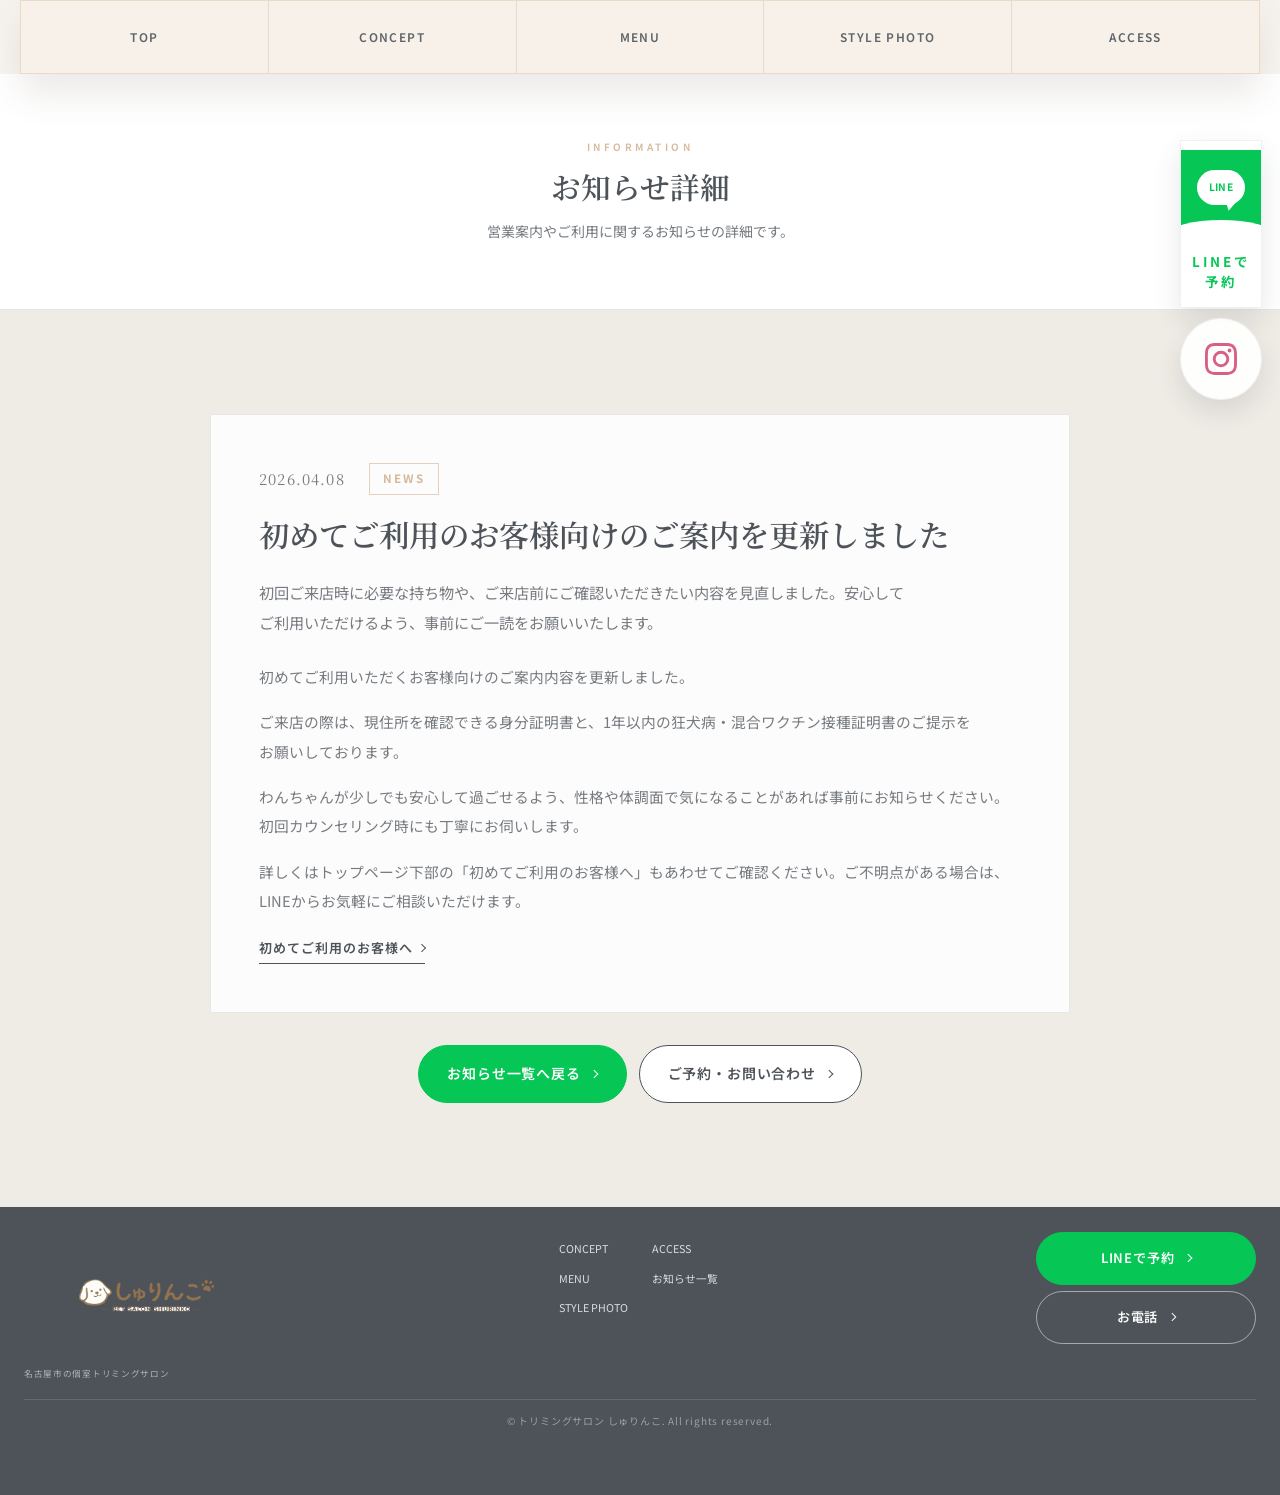
<file: news-guide.html>
<!DOCTYPE html>
<html lang="ja">
<head>
  <meta charset="UTF-8">
  <meta name="viewport" content="width=device-width, initial-scale=1.0">
  <title>初めてご利用のお客様向けのご案内を更新しました | トリミングサロン しゅりんこ</title>
  <meta name="description" content="初めてご利用のお客様向けのご案内更新についてのお知らせです。">
  <link rel="preconnect" href="https://fonts.googleapis.com">
  <link rel="preconnect" href="https://fonts.gstatic.com" crossorigin>
  <link href="https://fonts.googleapis.com/css2?family=Noto+Sans+JP:wght@400;500;600;700&family=Noto+Serif+JP:wght@500;600;700&display=swap" rel="stylesheet">
  <link rel="stylesheet" href="style.css">
</head>
<body class="subpage">
  <nav class="site-subnav" aria-label="ページ内ナビゲーション">
    <ul class="site-subnav__list">
      <li><a href="index.html">TOP</a></li>
      <li><a href="index.html#concept">CONCEPT</a></li>
      <li><a href="index.html#menu">MENU</a></li>
      <li><a href="index.html#style-photo">STYLE PHOTO</a></li>
      <li><a href="index.html#access">ACCESS</a></li>
    </ul>
  </nav>

  <main class="subpage-main">
    <header class="page-hero page-hero--sub">
      <div class="container narrow">
        <p class="page-hero__label">INFORMATION</p>
        <h1 class="page-hero__title">お知らせ詳細</h1>
        <p class="page-hero__lead">営業案内やご利用に関するお知らせの詳細です。</p>
      </div>
    </header>

    <section class="section section--beige" aria-labelledby="news-article-title">
      <div class="container">
        <article class="news-article">
          <div class="news-article__card">
            <div class="news-article__meta">
              <time class="news-article__date" datetime="2026-04-08">2026.04.08</time>
              <span class="news-article__category">NEWS</span>
            </div>
            <h2 id="news-article-title" class="news-article__title">初めてご利用のお客様向けのご案内を更新しました</h2>
            <p class="news-article__lead">初回ご来店時に必要な持ち物や、ご来店前にご確認いただきたい内容を見直しました。安心してご利用いただけるよう、事前にご一読をお願いいたします。</p>
            <div class="news-article__body">
              <p>初めてご利用いただくお客様向けのご案内内容を更新しました。</p>
              <p>ご来店の際は、現住所を確認できる身分証明書と、1年以内の狂犬病・混合ワクチン接種証明書のご提示をお願いしております。</p>
              <p>わんちゃんが少しでも安心して過ごせるよう、性格や体調面で気になることがあれば事前にお知らせください。初回カウンセリング時にも丁寧にお伺いします。</p>
              <p>詳しくはトップページ下部の「初めてご利用のお客様へ」もあわせてご確認ください。ご不明点がある場合は、LINEからお気軽にご相談いただけます。</p>
              <p><a href="index.html#first" class="text-link-arrow">初めてご利用のお客様へ</a></p>
            </div>
          </div>
        </article>
        <div class="section__actions">
          <a href="news.html" class="btn btn--tan btn--arrow">お知らせ一覧へ戻る</a>
          <a href="index.html#contact" class="btn btn--ghost btn--arrow">ご予約・お問い合わせ</a>
        </div>
      </div>
    </section>
  </main>

  <footer class="site-footer">
    <div class="site-footer__grid container">
      <div class="site-footer__brand">
        <img src="shurinko-logo.png?v=20260413b" alt="トリミングサロン しゅりんこ" class="site-footer__logo-img" width="1536" height="1024" decoding="async">
        <p class="site-footer__tag">名古屋市の個室トリミングサロン</p>
      </div>
      <nav class="site-footer__nav" aria-label="フッターナビ">
        <ul>
          <li><a href="index.html#concept">CONCEPT</a></li>
          <li><a href="index.html#menu">MENU</a></li>
          <li><a href="index.html#style-photo">STYLE PHOTO</a></li>
          <li><a href="index.html#access">ACCESS</a></li>
          <li><a href="news.html">お知らせ一覧</a></li>
        </ul>
      </nav>
      <div class="site-footer__cta">
        <a href="index.html#contact" class="btn btn--tan btn--arrow btn--block">LINEで予約</a>
        <a href="#" class="btn btn--ghost-light btn--arrow btn--block">お電話</a>
      </div>
    </div>
    <p class="site-footer__copy">© トリミングサロン しゅりんこ. All rights reserved.</p>
  </footer>

  <aside class="fixed-side-cta" aria-label="固定予約・SNS">
    <a href="index.html#contact" class="fixed-side-cta__btn fixed-side-cta__btn--line" aria-label="LINEで予約">
      <span class="fixed-side-cta__line-top" aria-hidden="true">
        <span class="fixed-side-cta__line-bubble">LINE</span>
      </span>
      <span class="fixed-side-cta__label"><span>LINEで</span><span>予約</span></span>
    </a>
    <a href="#" class="fixed-side-cta__btn fixed-side-cta__btn--ig" target="_blank" rel="noopener noreferrer" aria-label="Instagram">
      <span class="fixed-side-cta__icon fixed-side-cta__icon--ig" aria-hidden="true"></span>
      <span class="fixed-side-cta__label">Instagram</span>
    </a>
  </aside>
</body>
</html>
</file>
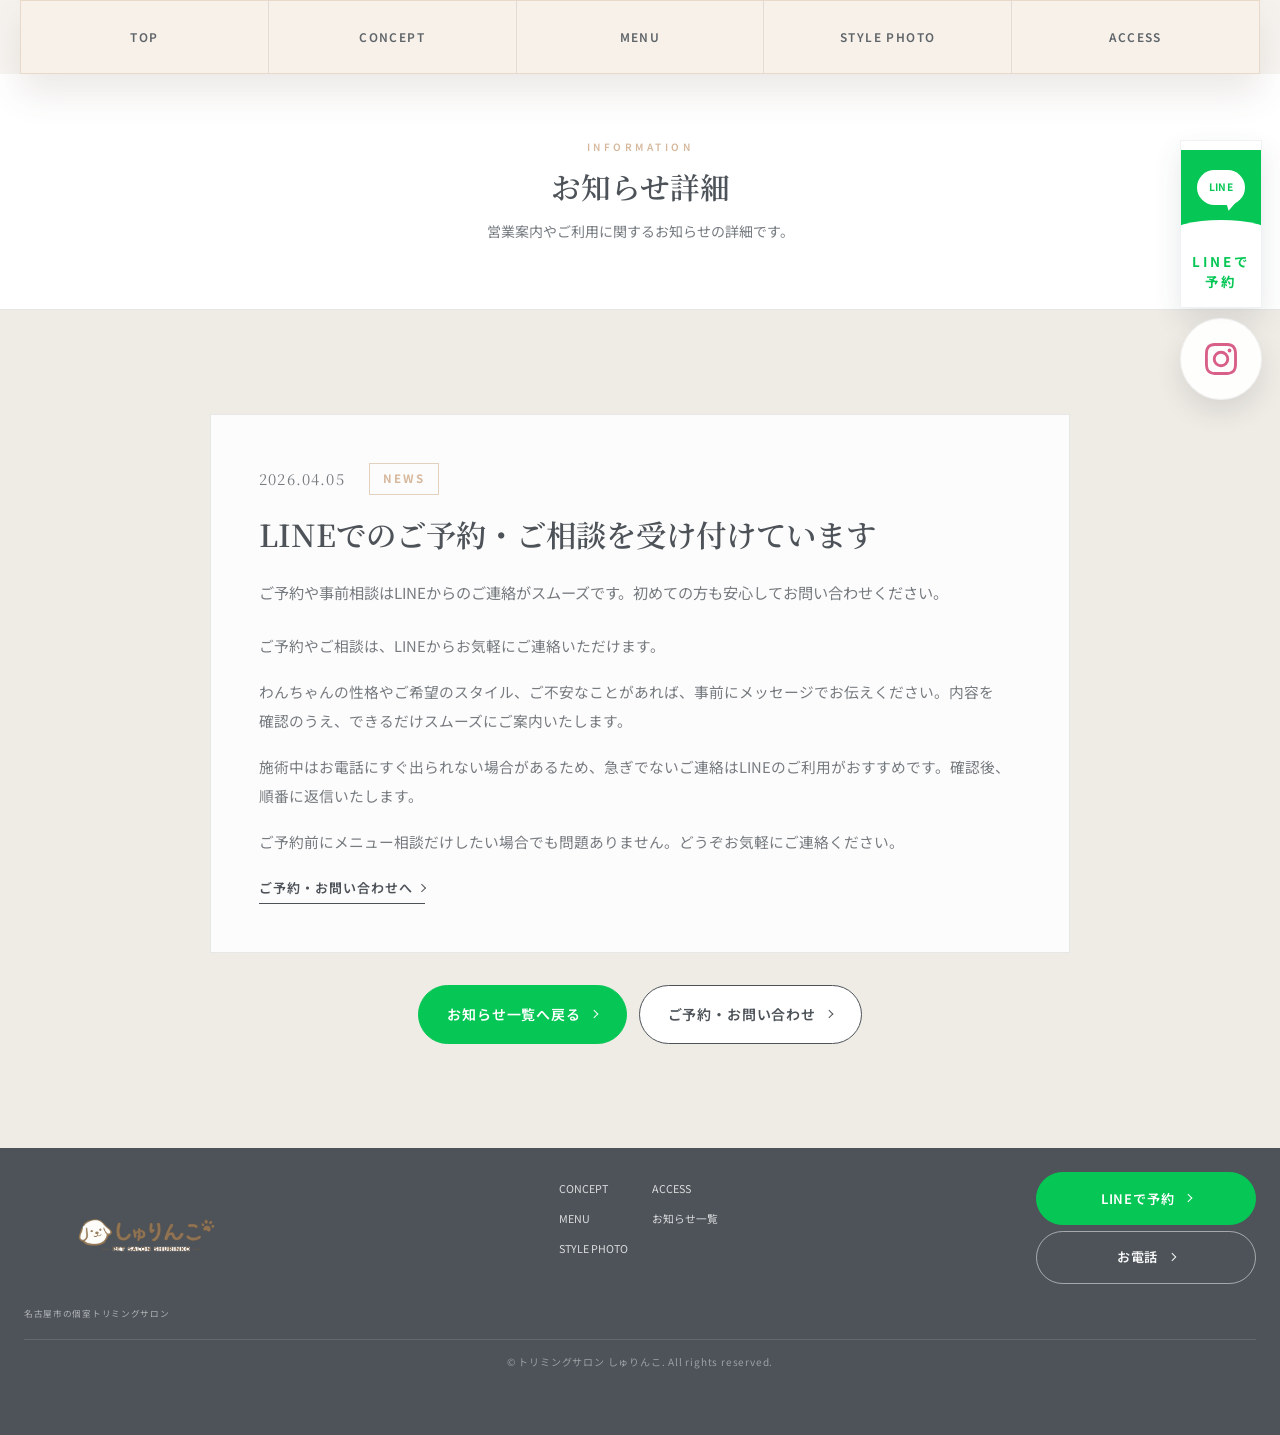
<file: news-line.html>
<!DOCTYPE html>
<html lang="ja">
<head>
  <meta charset="UTF-8">
  <meta name="viewport" content="width=device-width, initial-scale=1.0">
  <title>LINEでのご予約・ご相談を受け付けています | トリミングサロン しゅりんこ</title>
  <meta name="description" content="LINEでのご予約・ご相談受付についてのお知らせです。">
  <link rel="preconnect" href="https://fonts.googleapis.com">
  <link rel="preconnect" href="https://fonts.gstatic.com" crossorigin>
  <link href="https://fonts.googleapis.com/css2?family=Noto+Sans+JP:wght@400;500;600;700&family=Noto+Serif+JP:wght@500;600;700&display=swap" rel="stylesheet">
  <link rel="stylesheet" href="style.css">
</head>
<body class="subpage">
  <nav class="site-subnav" aria-label="ページ内ナビゲーション">
    <ul class="site-subnav__list">
      <li><a href="index.html">TOP</a></li>
      <li><a href="index.html#concept">CONCEPT</a></li>
      <li><a href="index.html#menu">MENU</a></li>
      <li><a href="index.html#style-photo">STYLE PHOTO</a></li>
      <li><a href="index.html#access">ACCESS</a></li>
    </ul>
  </nav>

  <main class="subpage-main">
    <header class="page-hero page-hero--sub">
      <div class="container narrow">
        <p class="page-hero__label">INFORMATION</p>
        <h1 class="page-hero__title">お知らせ詳細</h1>
        <p class="page-hero__lead">営業案内やご利用に関するお知らせの詳細です。</p>
      </div>
    </header>

    <section class="section section--beige" aria-labelledby="news-article-title">
      <div class="container">
        <article class="news-article">
          <div class="news-article__card">
            <div class="news-article__meta">
              <time class="news-article__date" datetime="2026-04-05">2026.04.05</time>
              <span class="news-article__category">NEWS</span>
            </div>
            <h2 id="news-article-title" class="news-article__title">LINEでのご予約・ご相談を受け付けています</h2>
            <p class="news-article__lead">ご予約や事前相談はLINEからのご連絡がスムーズです。初めての方も安心してお問い合わせください。</p>
            <div class="news-article__body">
              <p>ご予約やご相談は、LINEからお気軽にご連絡いただけます。</p>
              <p>わんちゃんの性格やご希望のスタイル、ご不安なことがあれば、事前にメッセージでお伝えください。内容を確認のうえ、できるだけスムーズにご案内いたします。</p>
              <p>施術中はお電話にすぐ出られない場合があるため、急ぎでないご連絡はLINEのご利用がおすすめです。確認後、順番に返信いたします。</p>
              <p>ご予約前にメニュー相談だけしたい場合でも問題ありません。どうぞお気軽にご連絡ください。</p>
              <p><a href="index.html#contact" class="text-link-arrow">ご予約・お問い合わせへ</a></p>
            </div>
          </div>
        </article>
        <div class="section__actions">
          <a href="news.html" class="btn btn--tan btn--arrow">お知らせ一覧へ戻る</a>
          <a href="index.html#contact" class="btn btn--ghost btn--arrow">ご予約・お問い合わせ</a>
        </div>
      </div>
    </section>
  </main>

  <footer class="site-footer">
    <div class="site-footer__grid container">
      <div class="site-footer__brand">
        <img src="shurinko-logo.png?v=20260413b" alt="トリミングサロン しゅりんこ" class="site-footer__logo-img" width="1536" height="1024" decoding="async">
        <p class="site-footer__tag">名古屋市の個室トリミングサロン</p>
      </div>
      <nav class="site-footer__nav" aria-label="フッターナビ">
        <ul>
          <li><a href="index.html#concept">CONCEPT</a></li>
          <li><a href="index.html#menu">MENU</a></li>
          <li><a href="index.html#style-photo">STYLE PHOTO</a></li>
          <li><a href="index.html#access">ACCESS</a></li>
          <li><a href="news.html">お知らせ一覧</a></li>
        </ul>
      </nav>
      <div class="site-footer__cta">
        <a href="index.html#contact" class="btn btn--tan btn--arrow btn--block">LINEで予約</a>
        <a href="#" class="btn btn--ghost-light btn--arrow btn--block">お電話</a>
      </div>
    </div>
    <p class="site-footer__copy">© トリミングサロン しゅりんこ. All rights reserved.</p>
  </footer>

  <aside class="fixed-side-cta" aria-label="固定予約・SNS">
    <a href="index.html#contact" class="fixed-side-cta__btn fixed-side-cta__btn--line" aria-label="LINEで予約">
      <span class="fixed-side-cta__line-top" aria-hidden="true">
        <span class="fixed-side-cta__line-bubble">LINE</span>
      </span>
      <span class="fixed-side-cta__label"><span>LINEで</span><span>予約</span></span>
    </a>
    <a href="#" class="fixed-side-cta__btn fixed-side-cta__btn--ig" target="_blank" rel="noopener noreferrer" aria-label="Instagram">
      <span class="fixed-side-cta__icon fixed-side-cta__icon--ig" aria-hidden="true"></span>
      <span class="fixed-side-cta__label">Instagram</span>
    </a>
  </aside>
</body>
</html>
</file>
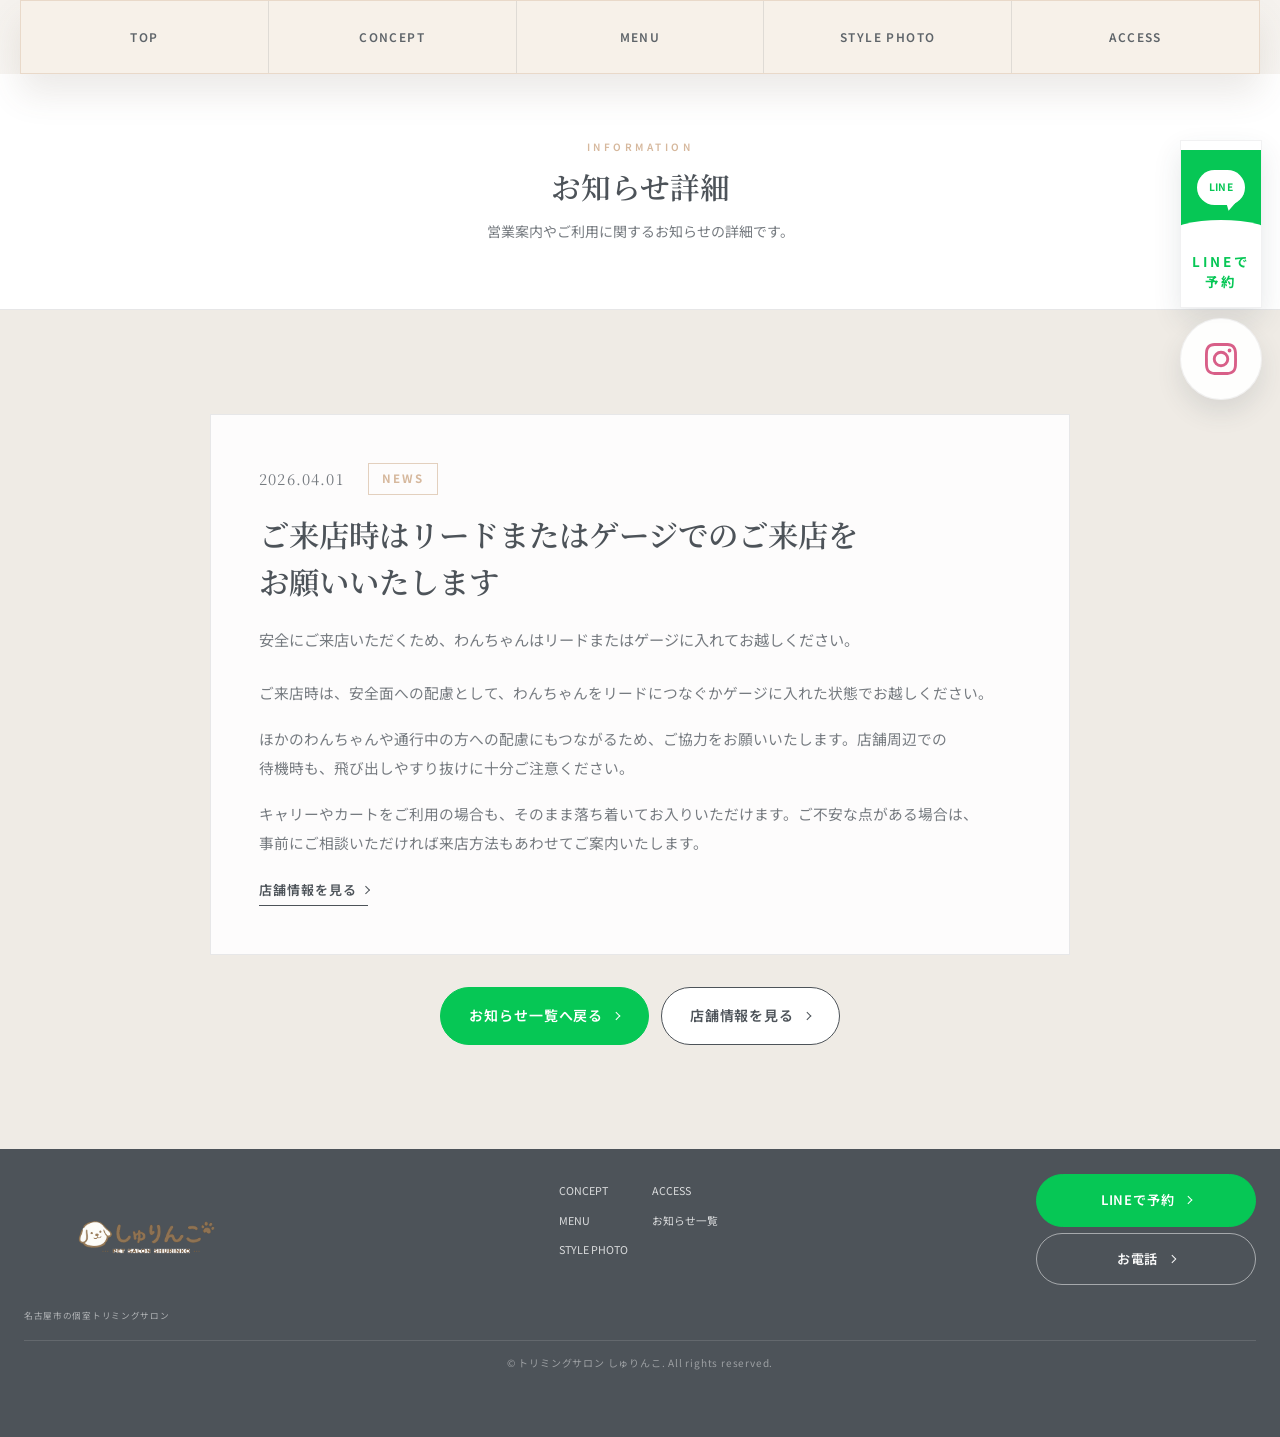
<file: news-visit.html>
<!DOCTYPE html>
<html lang="ja">
<head>
  <meta charset="UTF-8">
  <meta name="viewport" content="width=device-width, initial-scale=1.0">
  <title>ご来店時はリードまたはゲージでのご来店をお願いいたします | トリミングサロン しゅりんこ</title>
  <meta name="description" content="ご来店時のお願いについてのお知らせです。">
  <link rel="preconnect" href="https://fonts.googleapis.com">
  <link rel="preconnect" href="https://fonts.gstatic.com" crossorigin>
  <link href="https://fonts.googleapis.com/css2?family=Noto+Sans+JP:wght@400;500;600;700&family=Noto+Serif+JP:wght@500;600;700&display=swap" rel="stylesheet">
  <link rel="stylesheet" href="style.css">
</head>
<body class="subpage">
  <nav class="site-subnav" aria-label="ページ内ナビゲーション">
    <ul class="site-subnav__list">
      <li><a href="index.html">TOP</a></li>
      <li><a href="index.html#concept">CONCEPT</a></li>
      <li><a href="index.html#menu">MENU</a></li>
      <li><a href="index.html#style-photo">STYLE PHOTO</a></li>
      <li><a href="index.html#access">ACCESS</a></li>
    </ul>
  </nav>

  <main class="subpage-main">
    <header class="page-hero page-hero--sub">
      <div class="container narrow">
        <p class="page-hero__label">INFORMATION</p>
        <h1 class="page-hero__title">お知らせ詳細</h1>
        <p class="page-hero__lead">営業案内やご利用に関するお知らせの詳細です。</p>
      </div>
    </header>

    <section class="section section--beige" aria-labelledby="news-article-title">
      <div class="container">
        <article class="news-article">
          <div class="news-article__card">
            <div class="news-article__meta">
              <time class="news-article__date" datetime="2026-04-01">2026.04.01</time>
              <span class="news-article__category">NEWS</span>
            </div>
            <h2 id="news-article-title" class="news-article__title">ご来店時はリードまたはゲージでのご来店をお願いいたします</h2>
            <p class="news-article__lead">安全にご来店いただくため、わんちゃんはリードまたはゲージに入れてお越しください。</p>
            <div class="news-article__body">
              <p>ご来店時は、安全面への配慮として、わんちゃんをリードにつなぐかゲージに入れた状態でお越しください。</p>
              <p>ほかのわんちゃんや通行中の方への配慮にもつながるため、ご協力をお願いいたします。店舗周辺での待機時も、飛び出しやすり抜けに十分ご注意ください。</p>
              <p>キャリーやカートをご利用の場合も、そのまま落ち着いてお入りいただけます。ご不安な点がある場合は、事前にご相談いただければ来店方法もあわせてご案内いたします。</p>
              <p><a href="index.html#access" class="text-link-arrow">店舗情報を見る</a></p>
            </div>
          </div>
        </article>
        <div class="section__actions">
          <a href="news.html" class="btn btn--tan btn--arrow">お知らせ一覧へ戻る</a>
          <a href="index.html#access" class="btn btn--ghost btn--arrow">店舗情報を見る</a>
        </div>
      </div>
    </section>
  </main>

  <footer class="site-footer">
    <div class="site-footer__grid container">
      <div class="site-footer__brand">
        <img src="shurinko-logo.png?v=20260413b" alt="トリミングサロン しゅりんこ" class="site-footer__logo-img" width="1536" height="1024" decoding="async">
        <p class="site-footer__tag">名古屋市の個室トリミングサロン</p>
      </div>
      <nav class="site-footer__nav" aria-label="フッターナビ">
        <ul>
          <li><a href="index.html#concept">CONCEPT</a></li>
          <li><a href="index.html#menu">MENU</a></li>
          <li><a href="index.html#style-photo">STYLE PHOTO</a></li>
          <li><a href="index.html#access">ACCESS</a></li>
          <li><a href="news.html">お知らせ一覧</a></li>
        </ul>
      </nav>
      <div class="site-footer__cta">
        <a href="index.html#contact" class="btn btn--tan btn--arrow btn--block">LINEで予約</a>
        <a href="#" class="btn btn--ghost-light btn--arrow btn--block">お電話</a>
      </div>
    </div>
    <p class="site-footer__copy">© トリミングサロン しゅりんこ. All rights reserved.</p>
  </footer>

  <aside class="fixed-side-cta" aria-label="固定予約・SNS">
    <a href="index.html#contact" class="fixed-side-cta__btn fixed-side-cta__btn--line" aria-label="LINEで予約">
      <span class="fixed-side-cta__line-top" aria-hidden="true">
        <span class="fixed-side-cta__line-bubble">LINE</span>
      </span>
      <span class="fixed-side-cta__label"><span>LINEで</span><span>予約</span></span>
    </a>
    <a href="#" class="fixed-side-cta__btn fixed-side-cta__btn--ig" target="_blank" rel="noopener noreferrer" aria-label="Instagram">
      <span class="fixed-side-cta__icon fixed-side-cta__icon--ig" aria-hidden="true"></span>
      <span class="fixed-side-cta__label">Instagram</span>
    </a>
  </aside>
</body>
</html>
</file>
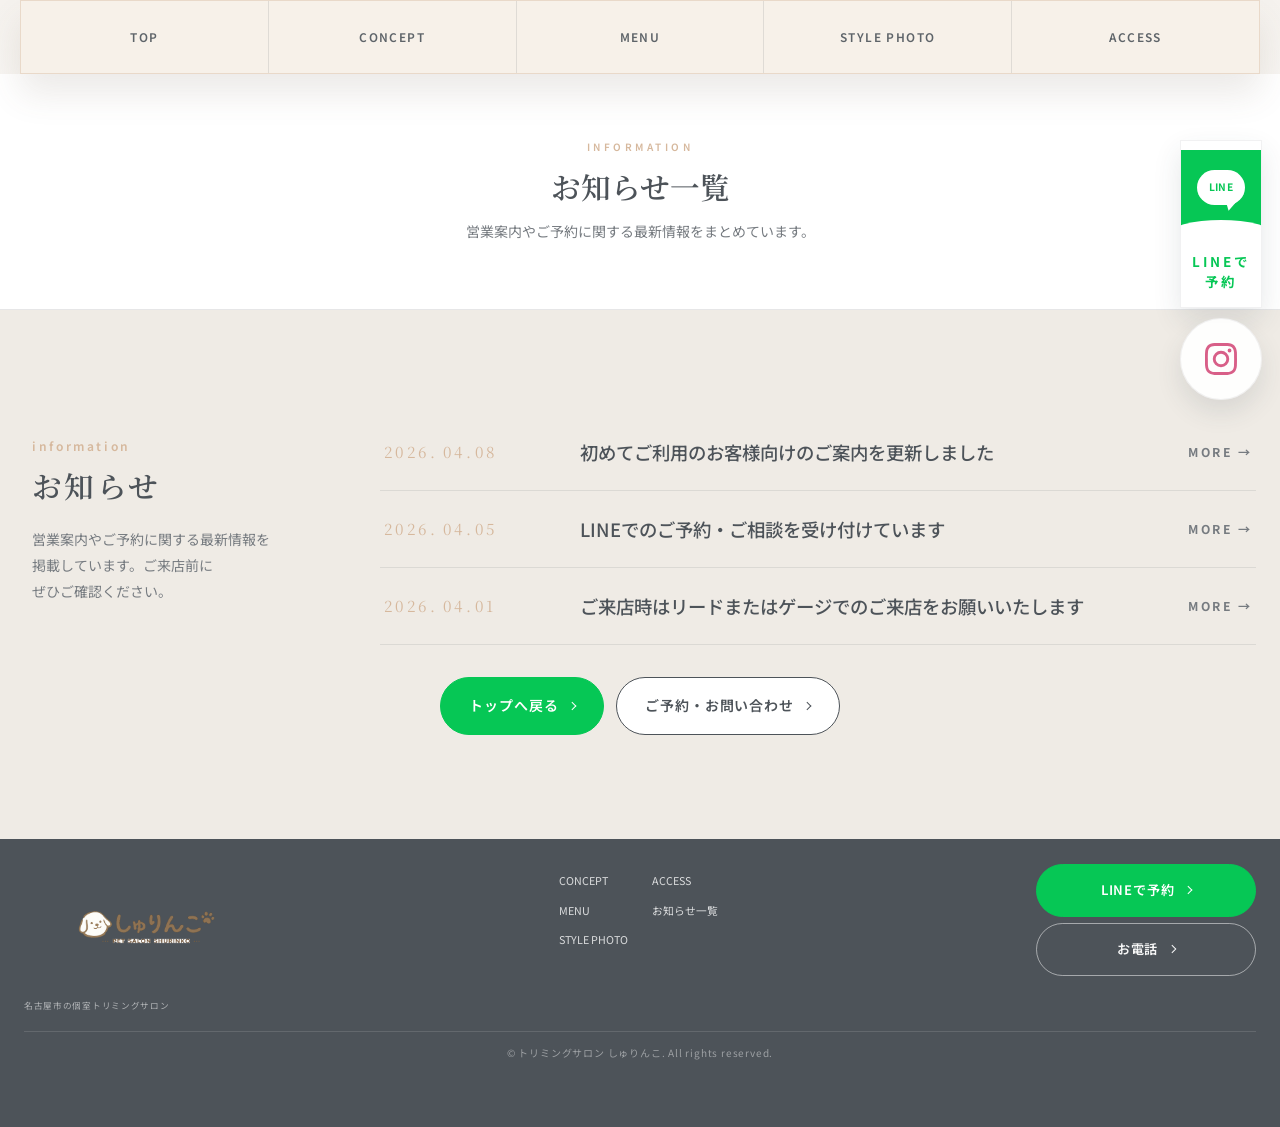
<file: news.html>
<!DOCTYPE html>
<html lang="ja">
<head>
  <meta charset="UTF-8">
  <meta name="viewport" content="width=device-width, initial-scale=1.0">
  <title>お知らせ | トリミングサロン しゅりんこ</title>
  <meta name="description" content="トリミングサロン しゅりんこのお知らせ一覧です。営業案内やご予約に関する最新情報をご確認いただけます。">
  <link rel="preconnect" href="https://fonts.googleapis.com">
  <link rel="preconnect" href="https://fonts.gstatic.com" crossorigin>
  <link href="https://fonts.googleapis.com/css2?family=Noto+Sans+JP:wght@400;500;600;700&family=Noto+Serif+JP:wght@500;600;700&display=swap" rel="stylesheet">
  <link rel="stylesheet" href="style.css">
</head>
<body class="subpage">
  <nav class="site-subnav" aria-label="ページ内ナビゲーション">
    <ul class="site-subnav__list">
      <li><a href="index.html">TOP</a></li>
      <li><a href="index.html#concept">CONCEPT</a></li>
      <li><a href="index.html#menu">MENU</a></li>
      <li><a href="index.html#style-photo">STYLE PHOTO</a></li>
      <li><a href="index.html#access">ACCESS</a></li>
    </ul>
  </nav>

  <main class="subpage-main">
    <header class="page-hero page-hero--sub">
      <div class="container narrow">
        <p class="page-hero__label">INFORMATION</p>
        <h1 class="page-hero__title">お知らせ一覧</h1>
        <p class="page-hero__lead">営業案内やご予約に関する最新情報をまとめています。</p>
      </div>
    </header>

    <section class="section section--beige news-archive" aria-labelledby="news-archive-title">
      <div class="container">
        <div class="news-archive__layout">
          <div class="news-archive__head">
            <p class="news-bar__eyebrow">information</p>
            <h2 id="news-archive-title" class="news-archive__title">お知らせ</h2>
            <p class="news-archive__intro">営業案内やご予約に関する最新情報を掲載しています。ご来店前にぜひご確認ください。</p>
          </div>

          <div class="news-archive__list">
          <article class="news-archive__item">
            <a href="news-guide.html" class="news-archive__item-link" aria-label="初めてご利用のお客様向けのご案内を更新しました">
              <time class="news-archive__date" datetime="2026-04-08">
                <span class="news-archive__date-year">2026.</span>
                <span class="news-archive__date-day">04.08</span>
              </time>
              <div class="news-archive__item-body">
                <p class="news-archive__item-title">初めてご利用のお客様向けのご案内を更新しました</p>
                <p class="news-archive__item-text">初回ご来店時に必要な持ち物や、ご来店前にご確認いただきたい内容を見直しました。安心してご利用いただけるよう、事前にご一読をお願いいたします。</p>
              </div>
            </a>
          </article>

          <article class="news-archive__item">
            <a href="news-line.html" class="news-archive__item-link" aria-label="LINEでのご予約・ご相談を受け付けています">
              <time class="news-archive__date" datetime="2026-04-05">
                <span class="news-archive__date-year">2026.</span>
                <span class="news-archive__date-day">04.05</span>
              </time>
              <div class="news-archive__item-body">
                <p class="news-archive__item-title">LINEでのご予約・ご相談を受け付けています</p>
                <p class="news-archive__item-text">ご予約や事前相談はLINEからのご連絡がスムーズです。初めての方も安心してお問い合わせください。</p>
              </div>
            </a>
          </article>

          <article class="news-archive__item">
            <a href="news-visit.html" class="news-archive__item-link" aria-label="ご来店時はリードまたはゲージでのご来店をお願いいたします">
              <time class="news-archive__date" datetime="2026-04-01">
                <span class="news-archive__date-year">2026.</span>
                <span class="news-archive__date-day">04.01</span>
              </time>
              <div class="news-archive__item-body">
                <p class="news-archive__item-title">ご来店時はリードまたはゲージでのご来店をお願いいたします</p>
                <p class="news-archive__item-text">安全にご来店いただくため、わんちゃんはリードまたはゲージに入れてお越しください。</p>
              </div>
            </a>
          </article>
          </div>
        </div>

        <div class="section__actions">
          <a href="index.html" class="btn btn--tan btn--arrow">トップへ戻る</a>
          <a href="index.html#contact" class="btn btn--ghost btn--arrow">ご予約・お問い合わせ</a>
        </div>
      </div>
    </section>
  </main>

  <footer class="site-footer">
    <div class="site-footer__grid container">
      <div class="site-footer__brand">
        <img src="shurinko-logo.png?v=20260413b" alt="トリミングサロン しゅりんこ" class="site-footer__logo-img" width="1536" height="1024" decoding="async">
        <p class="site-footer__tag">名古屋市の個室トリミングサロン</p>
      </div>
      <nav class="site-footer__nav" aria-label="フッターナビ">
        <ul>
          <li><a href="index.html#concept">CONCEPT</a></li>
          <li><a href="index.html#menu">MENU</a></li>
          <li><a href="index.html#style-photo">STYLE PHOTO</a></li>
          <li><a href="index.html#access">ACCESS</a></li>
          <li><a href="news.html">お知らせ一覧</a></li>
        </ul>
      </nav>
      <div class="site-footer__cta">
        <a href="index.html#contact" class="btn btn--tan btn--arrow btn--block">LINEで予約</a>
        <a href="#" class="btn btn--ghost-light btn--arrow btn--block">お電話</a>
      </div>
    </div>
    <p class="site-footer__copy">© トリミングサロン しゅりんこ. All rights reserved.</p>
  </footer>

  <aside class="fixed-side-cta" aria-label="固定予約・SNS">
    <a href="index.html#contact" class="fixed-side-cta__btn fixed-side-cta__btn--line" aria-label="LINEで予約">
      <span class="fixed-side-cta__line-top" aria-hidden="true">
        <span class="fixed-side-cta__line-bubble">LINE</span>
      </span>
      <span class="fixed-side-cta__label"><span>LINEで</span><span>予約</span></span>
    </a>
    <a href="#" class="fixed-side-cta__btn fixed-side-cta__btn--ig" target="_blank" rel="noopener noreferrer" aria-label="Instagram">
      <span class="fixed-side-cta__icon fixed-side-cta__icon--ig" aria-hidden="true"></span>
      <span class="fixed-side-cta__label">Instagram</span>
    </a>
  </aside>
</body>
</html>
</file>
<file: style.css>
/* dogsalon mooi — editorial / reference-inspired layout */

:root {
  --color-white: #ffffff;
  --color-beige: #efebe5;
  --color-beige-deep: #d8cdc0;
  --color-pink-bar: #f8f6f3;
  --color-footer: #4d5359;
  --color-text: #4d5359;
  --color-text-muted: #767b80;
  --color-tan: #d6b89d;
  --color-tan-hover: #c9a889;
  --color-line: #06c755;
  --color-line-hover: #05a849;
  --color-border: rgba(77, 83, 89, 0.14);
  --font-sans: "Noto Sans JP", system-ui, sans-serif;
  --font-serif: "Noto Serif JP", "Hiragino Mincho ProN", serif;
  --topbar-h: 76px;
  --subnav-h: 72px;
  --container: 1320px;
  --section-pad: clamp(4rem, 10vw, 6.5rem);
}

*,
*::before,
*::after {
  box-sizing: border-box;
}

html {
  scroll-behavior: smooth;
}

body {
  margin: 0;
  font-family: var(--font-sans);
  font-size: 16px;
  line-height: 1.85;
  color: var(--color-text);
  background: linear-gradient(180deg, #f5f2ee 0%, #ffffff 24rem);
  word-break: auto-phrase;
  overflow-wrap: break-word;
}

img {
  max-width: 100%;
  height: auto;
  vertical-align: middle;
}

a {
  color: inherit;
}

.container {
  width: min(100% - 48px, var(--container));
  margin-inline: auto;
}

.container.narrow {
  max-width: 720px;
}

/* ----- Top bar ----- */
.site-topbar {
  position: absolute;
  top: 0;
  left: 0;
  right: 0;
  z-index: 200;
  padding-top: 10px;
}

.site-topbar__inner {
  display: flex;
  align-items: flex-start;
  justify-content: space-between;
  min-height: var(--topbar-h);
  width: min(100% - 40px, var(--container));
  margin-inline: auto;
  gap: 1rem;
}

.site-logo {
  display: inline-flex;
  text-decoration: none;
  align-items: center;
  margin-top: 0;
}

.site-logo__img {
  display: block;
  width: clamp(270px, 32vw, 430px);
  height: auto;
  filter: drop-shadow(0 6px 22px rgba(0, 0, 0, 0.22));
}

.site-topbar__meta {
  display: flex;
  flex-direction: column;
  align-items: center;
  gap: 0.15rem;
  margin-left: auto;
  text-align: right;
}

.site-topbar__tel {
  font-family: var(--font-serif);
  font-size: clamp(1rem, 1.8vw, 1.4rem);
  color: rgba(255, 255, 255, 0.98);
  text-decoration: none;
  letter-spacing: 0.05em;
}

.site-topbar__tel:hover {
  color: var(--color-white);
}

.site-topbar__hours {
  font-size: 0.75rem;
  color: rgba(255, 255, 255, 0.78);
  letter-spacing: 0.08em;
}

.icon-link {
  display: inline-block;
  width: 20px;
  height: 20px;
  background: currentColor;
  color: var(--color-text);
  opacity: 0.86;
  transition: opacity 0.2s, transform 0.2s;
}

.icon-link:hover {
  opacity: 1;
  transform: translateY(-1px);
}

.icon-link--line {
  mask: url("data:image/svg+xml,%3Csvg xmlns='http://www.w3.org/2000/svg' viewBox='0 0 24 24'%3E%3Cpath fill='%23000' d='M19.365 9.863c.349 0 .63.285.63.631 0 .345-.281.63-.63.63H17.61v1.125h1.755c.349 0 .63.283.63.63 0 .344-.281.629-.63.629h-2.386c-.345 0-.627-.285-.627-.629V8.108c0-.345.282-.63.63-.63h2.386c.346 0 .627.285.627.63 0 .349-.281.63-.63.63H17.61v1.125h1.755zm-3.855 3.016c0 .27-.174.51-.432.596-.064.021-.133.031-.199.031-.211 0-.391-.09-.51-.25l-2.443-3.317v2.94c0 .344-.282.629-.631.629-.346 0-.627-.285-.627-.629V8.108c0-.27.173-.51.43-.595.06-.023.136-.033.194-.033.195 0 .375.104.495.254l2.462 3.33V8.108c0-.345.282-.63.63-.63.345 0 .63.285.63.63v4.771zm-5.741 0c0 .344-.282.629-.631.629-.345 0-.627-.285-.627-.629V8.108c0-.345.282-.63.63-.63.346 0 .628.285.628.63v4.771zm-2.466.629H4.917c-.345 0-.63-.285-.63-.629V8.108c0-.345.285-.63.63-.63.348 0 .63.285.63.63v4.137h1.756c.348 0 .629.283.629.63 0 .344-.282.629-.629.629M24 10.314C24 4.943 18.615.572 12 .572S0 4.943 0 10.314c0 4.811 4.27 8.842 10.035 9.608.391.082.923.258 1.058.59.12.301.079.766.038 1.08l-.164 1.02c-.045.301-.24 1.186 1.049.645 1.291-.539 6.916-4.078 9.436-6.975C23.176 14.393 24 12.458 24 10.314'/%3E%3C/svg%3E") center / contain no-repeat;
  -webkit-mask: url("data:image/svg+xml,%3Csvg xmlns='http://www.w3.org/2000/svg' viewBox='0 0 24 24'%3E%3Cpath fill='%23000' d='M19.365 9.863c.349 0 .63.285.63.631 0 .345-.281.63-.63.63H17.61v1.125h1.755c.349 0 .63.283.63.63 0 .344-.281.629-.63.629h-2.386c-.345 0-.627-.285-.627-.629V8.108c0-.345.282-.63.63-.63h2.386c.346 0 .627.285.627.63 0 .349-.281.63-.63.63H17.61v1.125h1.755zm-3.855 3.016c0 .27-.174.51-.432.596-.064.021-.133.031-.199.031-.211 0-.391-.09-.51-.25l-2.443-3.317v2.94c0 .344-.282.629-.631.629-.346 0-.627-.285-.627-.629V8.108c0-.27.173-.51.43-.595.06-.023.136-.033.194-.033.195 0 .375.104.495.254l2.462 3.33V8.108c0-.345.282-.63.63-.63.345 0 .63.285.63.63v4.771zm-5.741 0c0 .344-.282.629-.631.629-.345 0-.627-.285-.627-.629V8.108c0-.345.282-.63.63-.63.346 0 .628.285.628.63v4.771zm-2.466.629H4.917c-.345 0-.63-.285-.63-.629V8.108c0-.345.285-.63.63-.63.348 0 .63.285.63.63v4.137h1.756c.348 0 .629.283.629.63 0 .344-.282.629-.629.629M24 10.314C24 4.943 18.615.572 12 .572S0 4.943 0 10.314c0 4.811 4.27 8.842 10.035 9.608.391.082.923.258 1.058.59.12.301.079.766.038 1.08l-.164 1.02c-.045.301-.24 1.186 1.049.645 1.291-.539 6.916-4.078 9.436-6.975C23.176 14.393 24 12.458 24 10.314'/%3E%3C/svg%3E") center / contain no-repeat;
  background: #06c755;
  opacity: 1;
}

.icon-link--ig {
  mask: url("data:image/svg+xml,%3Csvg xmlns='http://www.w3.org/2000/svg' viewBox='0 0 24 24'%3E%3Cpath fill='%23000' d='M12 2.163c3.204 0 3.584.012 4.85.07 3.252.148 4.771 1.691 4.919 4.919.058 1.265.069 1.645.069 4.849 0 3.205-.012 3.584-.069 4.849-.149 3.225-1.664 4.771-4.919 4.919-1.266.058-1.644.07-4.85.07-3.204 0-3.584-.012-4.849-.07-3.26-.149-4.771-1.699-4.919-4.92-.058-1.265-.07-1.644-.07-4.849 0-3.204.013-3.583.07-4.849.149-3.227 1.664-4.771 4.919-4.919 1.266-.057 1.645-.069 4.849-.069zM12 0C8.741 0 8.333.014 7.053.072 2.695.272.273 2.69.073 7.052.014 8.333 0 8.741 0 12c0 3.259.014 3.668.072 4.948.2 4.358 2.618 6.78 6.98 6.98C8.333 23.986 8.741 24 12 24c3.259 0 3.668-.014 4.948-.072 4.354-.2 6.782-2.618 6.979-6.98.059-1.28.073-1.689.073-4.948 0-3.259-.014-3.667-.072-4.947-.196-4.354-2.617-6.78-6.979-6.98C15.668.014 15.259 0 12 0zm0 5.838a6.162 6.162 0 100 12.324 6.162 6.162 0 000-12.324zM12 16a4 4 0 110-8 4 4 0 010 8zm6.406-11.845a1.44 1.44 0 100 2.881 1.44 1.44 0 000-2.881z'/%3E%3C/svg%3E") center / contain no-repeat;
  -webkit-mask: url("data:image/svg+xml,%3Csvg xmlns='http://www.w3.org/2000/svg' viewBox='0 0 24 24'%3E%3Cpath fill='%23000' d='M12 2.163c3.204 0 3.584.012 4.85.07 3.252.148 4.771 1.691 4.919 4.919.058 1.265.069 1.645.069 4.849 0 3.205-.012 3.584-.069 4.849-.149 3.225-1.664 4.771-4.919 4.919-1.266.058-1.644.07-4.85.07-3.204 0-3.584-.012-4.849-.07-3.26-.149-4.771-1.699-4.919-4.92-.058-1.265-.07-1.644-.07-4.849 0-3.204.013-3.583.07-4.849.149-3.227 1.664-4.771 4.919-4.919 1.266-.057 1.645-.069 4.849-.069zM12 0C8.741 0 8.333.014 7.053.072 2.695.272.273 2.69.073 7.052.014 8.333 0 8.741 0 12c0 3.259.014 3.668.072 4.948.2 4.358 2.618 6.78 6.98 6.98C8.333 23.986 8.741 24 12 24c3.259 0 3.668-.014 4.948-.072 4.354-.2 6.782-2.618 6.979-6.98.059-1.28.073-1.689.073-4.948 0-3.259-.014-3.667-.072-4.947-.196-4.354-2.617-6.78-6.979-6.98C15.668.014 15.259 0 12 0zm0 5.838a6.162 6.162 0 100 12.324 6.162 6.162 0 000-12.324zM12 16a4 4 0 110-8 4 4 0 010 8zm6.406-11.845a1.44 1.44 0 100 2.881 1.44 1.44 0 000-2.881z'/%3E%3C/svg%3E") center / contain no-repeat;
}

.icon-link--facebook {
  mask: url("data:image/svg+xml,%3Csvg xmlns='http://www.w3.org/2000/svg' viewBox='0 0 24 24'%3E%3Cpath fill='%23000' d='M13.5 8.5V6.75c0-.483.392-.875.875-.875H16V2.5h-2.625A4.375 4.375 0 009 6.875V8.5H6.5V12H9v9.5h4.5V12H16l.5-3.5h-3z'/%3E%3C/svg%3E") center / contain no-repeat;
  -webkit-mask: url("data:image/svg+xml,%3Csvg xmlns='http://www.w3.org/2000/svg' viewBox='0 0 24 24'%3E%3Cpath fill='%23000' d='M13.5 8.5V6.75c0-.483.392-.875.875-.875H16V2.5h-2.625A4.375 4.375 0 009 6.875V8.5H6.5V12H9v9.5h4.5V12H16l.5-3.5h-3z'/%3E%3C/svg%3E") center / contain no-repeat;
}

.site-topbar__mail {
  width: 54px;
  height: 54px;
  border-radius: 999px;
  flex-shrink: 0;
  background: var(--color-tan);
  box-shadow: 0 18px 30px rgba(0, 0, 0, 0.14);
  position: relative;
}

.site-topbar__mail::before {
  content: "";
  position: absolute;
  inset: 16px;
  background: #48505a;
  mask: url("data:image/svg+xml,%3Csvg xmlns='http://www.w3.org/2000/svg' viewBox='0 0 24 24'%3E%3Cpath fill='%23000' d='M20 6H4a2 2 0 00-2 2v8a2 2 0 002 2h16a2 2 0 002-2V8a2 2 0 00-2-2m-.4 2L12 13.25 4.4 8zM4 16V9l8 5 8-5v7z'/%3E%3C/svg%3E") center / contain no-repeat;
  -webkit-mask: url("data:image/svg+xml,%3Csvg xmlns='http://www.w3.org/2000/svg' viewBox='0 0 24 24'%3E%3Cpath fill='%23000' d='M20 6H4a2 2 0 00-2 2v8a2 2 0 002 2h16a2 2 0 002-2V8a2 2 0 00-2-2m-.4 2L12 13.25 4.4 8zM4 16V9l8 5 8-5v7z'/%3E%3C/svg%3E") center / contain no-repeat;
}

.menu-toggle {
  display: none;
  flex-direction: column;
  justify-content: center;
  gap: 6px;
  width: 44px;
  height: 44px;
  padding: 0;
  border: none;
  background: transparent;
  cursor: pointer;
}

.menu-toggle span {
  display: block;
  width: 22px;
  height: 2px;
  background: var(--color-white);
}

.mobile-nav {
  border-top: 1px solid rgba(255, 255, 255, 0.18);
  background: rgba(77, 83, 89, 0.92);
}

.mobile-nav ul {
  list-style: none;
  margin: 0;
  padding: 1rem 1.25rem 1.5rem;
  display: flex;
  flex-direction: column;
  gap: 0.5rem;
}

.mobile-nav a {
  display: block;
  padding: 0.5rem 0;
  font-size: 0.875rem;
  text-decoration: none;
  color: var(--color-white);
}

@media (max-width: 900px) {
  .site-topbar__meta {
    align-items: flex-end;
  }

  .menu-toggle {
    display: flex;
  }

  .site-topbar__mail {
    display: none;
  }
}

/* ----- Sub navigation ----- */
.site-subnav {
  position: sticky;
  top: 0;
  z-index: 180;
  width: min(100% - 40px, var(--container));
  margin: calc(var(--subnav-h) * -0.5) auto 0;
  background: rgba(247, 241, 233, 0.97);
  border: 1px solid rgba(214, 184, 157, 0.42);
  box-shadow: 0 20px 35px rgba(99, 85, 69, 0.12);
  backdrop-filter: blur(10px);
}

.site-subnav__list {
  display: flex;
  align-items: stretch;
  list-style: none;
  margin: 0;
  padding: 0;
  min-height: var(--subnav-h);
}

.site-subnav__list > li {
  display: flex;
  align-items: center;
  flex: 1;
  justify-content: center;
}

.site-subnav__list > li:not(:last-child) {
  border-right: 1px solid var(--color-border);
}

.site-subnav__list a {
  display: block;
  padding: 0.75rem 1rem;
  font-size: 0.74rem;
  font-weight: 600;
  letter-spacing: 0.12em;
  text-decoration: none;
  color: #5e6469;
  transition: color 0.2s;
}

.site-subnav__list a:hover {
  color: var(--color-text);
}

.site-subnav__cta {
  flex: 0 0 145px !important;
}

.site-subnav__cta a {
  background: var(--color-tan);
  color: #4a5057 !important;
  width: 100%;
  min-height: var(--subnav-h);
  display: inline-flex;
  align-items: center;
  justify-content: center;
  gap: 0.5rem;
}

.site-subnav__cta a:hover {
  background: var(--color-tan-hover);
}

@media (max-width: 900px) {
  .site-subnav {
    display: none;
  }
}

/* ----- NEWS bar ----- */
.news-bar {
  width: min(100% - 40px, 1220px);
  margin: 1.1rem auto 0;
  padding: 1.1rem 0 1.35rem;
  background:
    linear-gradient(180deg, rgba(255, 255, 255, 0.96), rgba(255, 255, 255, 0.96)),
    linear-gradient(90deg, rgba(169, 206, 193, 0.22), rgba(255, 255, 255, 0) 18%);
}

.news-bar__inner {
  display: grid;
  grid-template-columns: minmax(240px, 0.36fr) minmax(0, 1fr);
  gap: 1.8rem;
  align-items: start;
}

.news-bar__header {
  padding: 0.9rem 0 0 0.35rem;
}

.news-bar__eyebrow {
  margin: 0 0 0.35rem;
  font-size: 0.75rem;
  font-weight: 600;
  letter-spacing: 0.22em;
  color: var(--color-tan);
  text-transform: lowercase;
}

.news-bar__title {
  margin: 0 0 0.95rem;
  font-family: var(--font-serif);
  font-size: clamp(1.2rem, 2.5vw, 1.6rem);
  font-weight: 600;
  letter-spacing: 0.08em;
  line-height: 1.5;
  color: var(--color-text);
}

.news-bar__header-line {
  display: flex;
  align-items: center;
  gap: 0.9rem;
  margin: 0 0 1.35rem;
}

.news-bar__header-dot {
  width: 12px;
  height: 12px;
  border-radius: 50%;
  background: rgba(214, 184, 157, 0.85);
  box-shadow: 14px -4px 0 -3px rgba(214, 184, 157, 0.55);
}

.news-bar__header-stroke {
  display: block;
  height: 2px;
  border-radius: 999px;
  background: rgba(214, 184, 157, 0.6);
}

.news-bar__header-stroke--short {
  width: 118px;
  transform: rotate(-4deg);
}

.news-bar__header-stroke--long {
  width: 178px;
  transform: rotate(2deg);
}

.news-bar__archive-link,
.news-bar__archive-button {
  display: inline-flex;
  align-items: center;
  justify-content: center;
  min-width: 220px;
  min-height: 0;
  padding: 0.72rem 1.35rem;
  background: var(--color-tan);
  box-shadow: 0 10px 24px rgba(214, 184, 157, 0.24);
  font-size: 0.8rem;
  font-weight: 600;
  letter-spacing: 0.18em;
  text-decoration: none;
  color: var(--color-white);
}

.news-bar__archive-link:hover,
.news-bar__archive-button:hover {
  background: var(--color-tan-hover);
  color: var(--color-white);
}

.news-bar__list {
  padding-top: 0.2rem;
}

.news-bar__item {
  border-bottom: 1px solid rgba(77, 83, 89, 0.12);
}

.news-bar__item-link {
  display: grid;
  grid-template-columns: 172px minmax(0, 1fr) auto;
  gap: 1.15rem;
  align-items: center;
  padding: 1.05rem 0.2rem;
  text-decoration: none;
  transition: color 0.2s, transform 0.2s;
}

.news-bar__item-link:hover {
  color: var(--color-tan);
  transform: translateX(4px);
}

.news-bar__date {
  display: block;
  font-family: var(--font-serif);
  color: var(--color-tan);
}

.news-bar__date-year {
  display: inline;
  font-size: 0.88rem;
  letter-spacing: 0.24em;
}

.news-bar__date-day {
  display: inline;
  font-size: 0.88rem;
  letter-spacing: 0.24em;
}

.news-bar__item-title {
  min-width: 0;
  font-size: clamp(0.92rem, 1.8vw, 1.05rem);
  font-weight: 500;
  line-height: 1.5;
  color: var(--color-text);
}

.news-bar__item-more {
  white-space: nowrap;
  font-size: 0.7rem;
  font-weight: 700;
  letter-spacing: 0.16em;
  color: var(--color-text-muted);
}

.news-bar__item-more::after {
  content: "→";
  margin-left: 0.35rem;
}

/* ----- Hero ----- */
.hero {
  position: relative;
  min-height: min(100vh, 900px);
  background: var(--color-beige);
  overflow: hidden;
}

.hero__media {
  position: absolute;
  inset: 0;
  overflow: hidden;
  background: linear-gradient(145deg, var(--color-beige-deep) 0%, #c4b8a8 50%, var(--color-beige) 100%);
}

.hero__img {
  width: 100%;
  height: 100%;
  object-fit: cover;
  object-position: center center;
  transform: scale(1.04);
  filter: saturate(0.93) brightness(0.88) contrast(1.01);
}

.hero__overlay {
  position: absolute;
  inset: 0;
  z-index: 2;
  background:
    linear-gradient(180deg, rgba(21, 24, 28, 0.56) 0%, rgba(21, 24, 28, 0.3) 34%, rgba(21, 24, 28, 0.5) 100%),
    radial-gradient(circle at center, rgba(255, 255, 255, 0.04), transparent 55%);
  display: flex;
  align-items: flex-end;
  justify-content: space-between;
  padding: clamp(1.5rem, 4vw, 3rem);
  padding-top: calc(var(--topbar-h) + 2rem);
}

.hero__content {
  max-width: 720px;
  margin: 0 auto 7rem;
  text-align: center;
  padding: clamp(1.2rem, 3vw, 2rem);
  border-radius: 1.5rem;
  background: linear-gradient(180deg, rgba(14, 16, 18, 0.26), rgba(14, 16, 18, 0.14));
  box-shadow: 0 16px 40px rgba(0, 0, 0, 0.16);
  backdrop-filter: blur(4px);
}

.hero__label {
  margin: 0 0 0.75rem;
  font-size: 0.6875rem;
  font-weight: 600;
  letter-spacing: 0.28em;
  color: rgba(255, 255, 255, 0.9);
}

.hero__title {
  margin: 0 0 1.25rem;
  font-family: var(--font-serif);
  font-size: clamp(1.7rem, 4vw, 2.7rem);
  font-weight: 600;
  line-height: 1.42;
  color: var(--color-white);
  text-shadow: 0 4px 26px rgba(0, 0, 0, 0.42);
  text-wrap: balance;
}

.hero__lead {
  margin: 0;
  font-size: 0.93rem;
  line-height: 1.9;
  color: rgba(255, 255, 255, 0.92);
  text-shadow: 0 2px 16px rgba(0, 0, 0, 0.4);
  text-wrap: pretty;
}

.hero__sublead {
  margin: 0.9rem 0 0;
  color: rgba(255, 255, 255, 0.98);
  font-size: 0.9rem;
  font-weight: 500;
  line-height: 1.8;
  text-shadow: 0 2px 14px rgba(0, 0, 0, 0.46);
}

.hero__actions {
  display: flex;
  flex-wrap: wrap;
  gap: 0.75rem;
  justify-content: center;
  margin-top: 1.15rem;
}

.hero__actions .btn {
  min-width: min(100%, 240px);
  min-height: 54px;
}

.hero__action-note {
  margin: 0.8rem 0 0;
}

.hero__meta {
  list-style: none;
  margin: 1rem 0 0;
  padding: 0;
  display: flex;
  flex-wrap: wrap;
  justify-content: center;
  gap: 0.6rem;
}

.hero__meta li {
  padding: 0.45rem 0.85rem;
  border: 1px solid rgba(255, 255, 255, 0.26);
  background: rgba(255, 255, 255, 0.1);
  color: rgba(255, 255, 255, 0.95);
  font-size: 0.75rem;
  letter-spacing: 0.08em;
}

.hero__rail {
  display: flex;
  align-items: flex-end;
  justify-content: space-between;
  width: 100%;
  position: absolute;
  inset: auto 2rem 2rem;
  pointer-events: none;
}

.hero__dots {
  display: none;
}

.hero__scroll {
  display: none;
}

.hide-mobile {
  display: none;
}

.text-link--light {
  color: rgba(255, 255, 255, 0.92);
  font-weight: 600;
}

.text-link--light:hover {
  color: var(--color-white);
}

@media (min-width: 640px) {
  .hide-mobile {
    display: inline;
  }
}

@media (max-width: 900px) {
  :root {
    --topbar-h: 64px;
  }

  .site-topbar {
    padding-top: 10px;
  }

  .site-topbar__inner {
    width: min(100% - 24px, var(--container));
  }

  .site-logo__img {
    width: clamp(210px, 58vw, 320px);
  }

  .site-topbar__tel {
    font-size: 0.84rem;
  }

  .site-topbar__hours {
    font-size: 0.65rem;
  }

  .hero {
    min-height: 78vh;
  }

  .hero__overlay {
    padding-top: calc(var(--topbar-h) + 1rem);
  }

  .hero__content {
    margin-bottom: 5.5rem;
    padding: 1.25rem 1rem 1.4rem;
  }

  .hero__actions {
    flex-direction: column;
  }

  .hero__actions .btn {
    width: 100%;
  }

  .hero__meta {
    gap: 0.45rem;
  }

  .hero__meta li {
    font-size: 0.7rem;
  }

  .hero__rail {
    inset: auto 1rem 1.5rem;
  }

  .news-bar {
    width: min(100% - 24px, 1220px);
    margin-top: 1.2rem;
  }

  .news-bar__inner {
    grid-template-columns: 1fr;
    gap: 1rem;
  }

  .news-bar__title {
    font-size: 1.7rem;
  }

  .news-bar__item-link {
    grid-template-columns: 72px minmax(0, 1fr);
    gap: 0.9rem 1rem;
    padding: 1rem 0;
  }

  .news-bar__item-more {
    grid-column: 2;
  }

  .location-summary {
    margin-top: -0.75rem;
  }
}

.quick-cta {
  position: relative;
  z-index: 3;
  margin-top: -2.3rem;
  padding: 0 0 1.25rem;
}

.location-summary {
  position: relative;
  z-index: 4;
  margin-top: -1.4rem;
  padding: 0 0 1rem;
}

.location-summary__card {
  display: grid;
  gap: 0.75rem;
  padding: 1rem 1.15rem;
  background: rgba(255, 250, 244, 0.92);
  border: 1px solid rgba(214, 184, 157, 0.34);
  box-shadow: 0 14px 28px rgba(77, 83, 89, 0.08);
}

.location-summary__eyebrow {
  margin: 0;
  font-size: 0.68rem;
  font-weight: 700;
  letter-spacing: 0.18em;
  color: var(--color-tan);
}

.location-summary__title {
  margin: 0;
  font-family: var(--font-serif);
  font-size: 1rem;
  line-height: 1.6;
  color: var(--color-text);
}

.location-summary__list {
  list-style: none;
  margin: 0;
  padding: 0;
  display: grid;
  gap: 0.45rem;
}

.location-summary__list li {
  position: relative;
  padding-left: 1rem;
  font-size: 0.84rem;
  line-height: 1.7;
  color: var(--color-text-muted);
}

.location-summary__list li::before {
  content: "";
  position: absolute;
  left: 0;
  top: 0.78em;
  width: 5px;
  height: 5px;
  border-radius: 50%;
  background: var(--color-line);
}

.quick-cta__grid {
  display: grid;
  grid-template-columns: repeat(2, minmax(0, 1fr));
  gap: 1rem;
}

.quick-cta__card {
  display: block;
  padding: 1.2rem 1.15rem;
  min-height: 148px;
  text-decoration: none;
  background: rgba(255, 255, 255, 0.95);
  border: 1px solid rgba(77, 83, 89, 0.1);
  box-shadow: 0 14px 30px rgba(77, 83, 89, 0.08);
}

.quick-cta__label {
  display: block;
  margin-bottom: 0.45rem;
  font-size: 0.72rem;
  font-weight: 700;
  letter-spacing: 0.12em;
  color: var(--color-tan);
}

.quick-cta__card strong {
  display: block;
  margin-bottom: 0.45rem;
  font-size: 0.98rem;
  line-height: 1.6;
}

.quick-cta__card p {
  margin: 0;
  font-size: 0.84rem;
  line-height: 1.8;
  color: var(--color-text-muted);
}

/* ----- Section utilities ----- */
.section {
  padding: var(--section-pad) 0;
}

.section--beige {
  background: var(--color-beige);
}

.section--white {
  background: var(--color-white);
}

.section__label-en {
  display: block;
  font-size: 0.625rem;
  font-weight: 600;
  letter-spacing: 0.35em;
  color: rgba(255, 255, 255, 0.65);
  margin-bottom: 0.75rem;
}

.section__label-en--dark {
  color: var(--color-tan);
}

.section__label-en--center {
  display: block;
  text-align: center;
  margin-bottom: 0.5rem;
}

.section__label-en--on-dark {
  color: rgba(255, 255, 255, 0.72);
}

/* ----- CONCEPT（トップ） ----- */
.concept-main {
  padding: clamp(3rem, 7vw, 5rem) 0;
}

.concept-main__grid {
  display: grid;
  grid-template-columns: minmax(300px, 0.95fr) minmax(0, 1.05fr);
  gap: clamp(1.25rem, 3vw, 2rem);
  align-items: stretch;
  width: min(100% - 48px, var(--container));
  margin-inline: auto;
}

.concept-main__visual {
  width: 100%;
  min-height: 100%;
  display: flex;
  align-items: center;
  justify-content: center;
  padding: clamp(1rem, 2.5vw, 1.5rem);
  margin: 0;
  background: linear-gradient(145deg, rgba(216, 205, 192, 0.55) 0%, rgba(248, 246, 243, 0.92) 100%);
  border: 1px solid var(--color-border);
  border-radius: 1.5rem;
  overflow: hidden;
}

.concept-main__image {
  display: block;
  width: 100%;
  height: auto;
  max-height: 560px;
  aspect-ratio: 1 / 1;
  object-fit: cover;
  object-position: center center;
  filter: saturate(0.94) brightness(0.98);
  border-radius: 1rem;
}

.concept-main__content {
  padding: clamp(1.5rem, 3vw, 2rem) clamp(1.4rem, 2.8vw, 1.9rem);
  display: flex;
  flex-direction: column;
  justify-content: center;
  gap: 0;
  max-width: none;
  margin-inline: auto;
}

.style-banner__actions .btn {
  min-width: min(100%, 280px);
  padding: 0.85rem 1.75rem;
}

.concept-main__title {
  font-family: var(--font-serif);
  font-size: clamp(1.25rem, 2.8vw, 1.65rem);
  font-weight: 600;
  margin: 0 0 0.7rem;
  line-height: 1.5;
  text-wrap: balance;
}

.concept-main__title--lead {
  margin-bottom: 0.65rem;
}

.concept-main__intro {
  max-width: 680px;
  margin: 0 0 2rem;
  font-size: 0.94rem;
  line-height: 1.9;
  color: var(--color-text-muted);
}

.concept-main__body {
  margin-bottom: 1.8rem;
}

.concept-main__body p {
  margin: 0 0 1.15rem;
  font-size: 0.95rem;
  line-height: 2.05;
  color: var(--color-text-muted);
  text-wrap: pretty;
}

.concept-main__body p:last-child {
  margin-bottom: 0;
}

.concept-main__body i {
  font-style: normal;
  font-weight: 600;
  color: var(--color-text);
}

.concept-main__features {
  display: grid;
  grid-template-columns: repeat(3, minmax(0, 1fr));
  gap: 0.9rem;
  margin-top: 1.2rem;
}

.concept-main__feature-card {
  padding: 1rem 1rem 1.05rem;
  background: rgba(255, 255, 255, 0.88);
  border: 1px solid var(--color-border);
}

.concept-main__feature-card h3 {
  margin: 0 0 0.45rem;
  font-size: 0.88rem;
  line-height: 1.65;
}

.concept-main__feature-card p {
  margin: 0;
  font-size: 0.8rem;
  line-height: 1.8;
  color: var(--color-text-muted);
}

.concept-main__actions {
  display: flex;
  flex-wrap: wrap;
  gap: 0.75rem;
  margin-top: 1rem;
}

@media (max-width: 768px) {
  .first-guide .first-guide__steps-grid {
    display: grid !important;
    grid-template-columns: 1fr !important;
    gap: 0.85rem !important;
  }

  .first-guide .first-guide__support {
    display: flex !important;
    flex-direction: column !important;
    gap: 0.85rem !important;
  }

  .first-guide .first-step-card {
    width: 100% !important;
    min-width: 0 !important;
    max-width: none !important;
  }

  .first-guide .first-guide__support-card {
    width: 100% !important;
    min-width: 0 !important;
    max-width: none !important;
  }

  .first-guide .first-step-card h3,
  .first-guide .first-step-card p {
    white-space: normal;
    word-break: normal;
    overflow-wrap: anywhere;
    writing-mode: horizontal-tb;
  }

  .concept-main__grid {
    grid-template-columns: 1fr;
    width: min(100% - 24px, var(--container));
  }

  .concept-main__visual {
    min-height: auto;
    margin-bottom: 1.4rem;
  }

  .concept-main__image {
    max-height: none;
  }

  .concept-main__intro {
    margin-bottom: 1.35rem;
  }

  .concept-main__features {
    grid-template-columns: 1fr;
  }

  .empathy-grid,
  .first-guide__support,
  .menu-feature__pricing,
  .style-cases__grid,
  .reassurance-grid {
    grid-template-columns: 1fr;
  }

  .first-guide__steps-grid {
    display: grid;
    grid-template-columns: 1fr;
    gap: 0.85rem;
  }

  .first-step-card,
  .first-guide__support-card {
    padding: 1.35rem 1.2rem;
  }

  .first-step-card {
    width: 100%;
    min-width: 0;
  }

  .first-step-card::after {
    display: none;
  }

  .menu-feature__actions {
    justify-content: center;
  }

}

/* ----- サブページ（concept.html） ----- */
.subpage .site-topbar {
  position: relative;
  padding-top: 0.5rem;
  background: var(--color-white);
}

.subpage .site-subnav {
  margin: 0 auto;
}

.subpage-main {
  padding-bottom: 0;
}

.page-hero--sub {
  padding: clamp(2.5rem, 6vw, 4rem) 0;
  background: var(--color-white);
  border-bottom: 1px solid var(--color-border);
  text-align: center;
}

.page-hero__label {
  margin: 0 0 0.5rem;
  font-size: 0.625rem;
  font-weight: 600;
  letter-spacing: 0.35em;
  color: var(--color-tan);
}

.page-hero__title {
  font-family: var(--font-serif);
  font-size: clamp(1.35rem, 3vw, 1.85rem);
  font-weight: 600;
  margin: 0 0 0.75rem;
  line-height: 1.45;
  text-wrap: balance;
}

.page-hero__lead {
  margin: 0;
  font-size: 0.875rem;
  color: var(--color-text-muted);
  text-wrap: pretty;
}

.section__title-center {
  font-family: var(--font-serif);
  font-size: clamp(1.25rem, 2.8vw, 1.65rem);
  font-weight: 600;
  text-align: center;
  margin: 0 0 2rem;
  line-height: 1.55;
  text-wrap: balance;
}

.section__title--on-dark {
  color: var(--color-white);
}

.section__intro {
  text-align: center;
  max-width: 640px;
  margin: -0.5rem auto 2rem;
  color: var(--color-text-muted);
  font-size: 0.93rem;
  line-height: 1.9;
  text-wrap: pretty;
}

.section__intro--tight {
  margin-top: -1rem;
}

.section__actions {
  display: flex;
  flex-wrap: wrap;
  gap: 0.75rem;
  justify-content: center;
  margin-top: 2rem;
}

.section__actions--mt0 {
  margin-top: 0;
}

.mini-cta {
  margin-top: 1.75rem;
  padding: 1.15rem 1.2rem;
  background: rgba(255, 255, 255, 0.72);
  border: 1px solid var(--color-border);
}

.mini-cta--center {
  text-align: center;
}

.mini-cta__text {
  margin: 0 0 0.85rem;
  font-size: 0.9rem;
  line-height: 1.9;
  color: var(--color-text-muted);
}

.section__cta-caption {
  margin: 0.9rem 0 0;
  text-align: center;
  font-size: 0.84rem;
  line-height: 1.8;
  color: var(--color-text-muted);
}

.section__cta-caption--left {
  text-align: left;
}

.empathy-section__closing {
  margin: 1.5rem auto 0;
  max-width: 720px;
  text-align: center;
  font-size: 0.9rem;
  line-height: 1.9;
  color: var(--color-text-muted);
}

.empathy-grid {
  display: grid;
  grid-template-columns: repeat(2, minmax(0, 1fr));
  gap: 1rem;
}

.empathy-card {
  padding: 1.2rem 1.2rem;
  background: rgba(255, 255, 255, 0.76);
  border: 1px solid var(--color-border);
}

.empathy-card p {
  margin: 0;
  font-size: 0.86rem;
  line-height: 1.8;
  color: var(--color-text);
}

@media (min-width: 769px) {
  .empathy-card p {
    white-space: nowrap;
  }
}

.empathy-section {
  padding-top: clamp(2.75rem, 6vw, 4.25rem);
  padding-bottom: clamp(2.5rem, 5vw, 3.75rem);
}

.first-guide {
  padding-top: clamp(2.5rem, 5.5vw, 4rem);
}

.first-guide__steps-grid {
  display: grid;
  grid-template-columns: repeat(4, minmax(0, 1fr));
  gap: 1.5rem;
}

.first-step-card,
.first-guide__support-card {
  position: relative;
  padding: 1.55rem 1.35rem;
  background: rgba(255, 255, 255, 0.9);
  border: 1px solid var(--color-border);
}

.first-step-card::after {
  content: "→";
  position: absolute;
  right: -0.75rem;
  top: 50%;
  transform: translateY(-50%);
  font-size: 1rem;
  color: rgba(77, 83, 89, 0.34);
}

.first-step-card:last-child::after {
  display: none;
}

.first-step-card__num {
  display: inline-block;
  margin-bottom: 0.8rem;
  font-size: 0.74rem;
  font-weight: 700;
  letter-spacing: 0.14em;
  color: var(--color-tan);
}

.first-step-card h3,
.first-guide__support-card h3 {
  margin: 0 0 0.8rem;
  font-family: var(--font-serif);
  font-size: 1.05rem;
}

.first-step-card p,
.first-guide__support-card p,
.first-guide__support-card ul {
  margin: 0;
  color: var(--color-text-muted);
  line-height: 1.9;
  font-size: 0.92rem;
}

.first-guide__support {
  display: grid;
  grid-template-columns: 1.2fr 0.8fr;
  gap: 1.5rem;
  margin-top: 1.5rem;
}

.first-guide__support-card ul {
  padding-left: 1.2rem;
}

.first-guide__support-card--accent {
  background: linear-gradient(180deg, rgba(255, 255, 255, 0.92), rgba(248, 244, 239, 0.96));
}

.text-link {
  display: inline-flex;
  margin-top: 0.85rem;
  color: var(--color-text);
  font-size: 0.85rem;
  font-weight: 700;
  text-decoration: none;
}

/* ----- Buttons ----- */
.btn {
  display: inline-flex;
  align-items: center;
  justify-content: center;
  gap: 0.5rem;
  padding: 0.95rem 1.75rem;
  font-family: inherit;
  font-size: 0.875rem;
  font-weight: 600;
  letter-spacing: 0.06em;
  text-decoration: none;
  border-radius: 999px;
  border: 1px solid transparent;
  cursor: pointer;
  min-height: 52px;
  transition: background 0.2s, color 0.2s, border-color 0.2s, transform 0.2s;
}

.btn--sm {
  padding: 0.55rem 1rem;
  font-size: 0.75rem;
}

.btn--lg {
  padding: 1rem 1.85rem;
  font-size: 0.875rem;
}

.btn--block {
  width: 100%;
  max-width: 260px;
}

.btn--arrow::after {
  content: "";
  width: 0.4rem;
  height: 0.4rem;
  border-top: 1.5px solid currentColor;
  border-right: 1.5px solid currentColor;
  transform: rotate(45deg);
  margin-left: 0.15rem;
}

.btn--ghost {
  background: var(--color-white);
  color: var(--color-text);
  border-color: var(--color-text);
}

.btn--ghost:hover {
  background: var(--color-text);
  color: var(--color-white);
  transform: translateY(-1px);
}

.btn--tan {
  background: var(--color-line);
  color: var(--color-white);
  border-color: var(--color-line);
}

.btn--tan:hover {
  background: var(--color-line-hover);
  border-color: var(--color-line-hover);
  color: var(--color-white);
  transform: translateY(-1px);
}

.btn--line {
  background: var(--color-line);
  color: var(--color-white);
  border-color: var(--color-line);
}

.btn--line:hover {
  background: var(--color-line-hover);
  border-color: var(--color-line-hover);
  color: var(--color-white);
  transform: translateY(-1px);
}

.btn--light {
  background: var(--color-white);
  color: var(--color-text);
  border-color: var(--color-white);
}

.btn--light:hover {
  background: transparent;
  color: var(--color-white);
  border-color: var(--color-white);
}

.btn--outline-light {
  background: transparent;
  color: var(--color-white);
  border-color: rgba(255, 255, 255, 0.85);
}

.btn--outline-light:hover {
  background: rgba(255, 255, 255, 0.12);
  color: var(--color-white);
}

.btn--ghost-light {
  background: transparent;
  color: rgba(255, 255, 255, 0.95);
  border-color: rgba(255, 255, 255, 0.5);
}

.btn--ghost-light:hover {
  background: rgba(255, 255, 255, 0.1);
  border-color: rgba(255, 255, 255, 0.85);
  color: var(--color-white);
  transform: translateY(-1px);
}

.text-link-arrow {
  display: inline-flex;
  align-items: center;
  gap: 0.35rem;
  font-size: 0.8125rem;
  font-weight: 600;
  letter-spacing: 0.08em;
  color: var(--color-text);
  text-decoration: none;
  border-bottom: 1px solid var(--color-text);
  padding-bottom: 0.15rem;
}

.text-link-arrow::after {
  content: "";
  width: 0.35rem;
  height: 0.35rem;
  border-top: 1.5px solid currentColor;
  border-right: 1.5px solid currentColor;
  transform: rotate(45deg);
}

.text-link-arrow:hover {
  color: var(--color-tan);
  border-color: var(--color-tan);
}

/* ----- Reasons editorial stack ----- */
.reasons-section {
  padding-left: min(24px, 4vw);
  padding-right: min(24px, 4vw);
}

.reasons-section__head {
  max-width: var(--container);
  margin: 0 auto 3rem;
}

.reasons-section__head .section__label-en {
  color: var(--color-tan);
  margin-bottom: 0.5rem;
}

.reasons-section__title {
  font-family: var(--font-serif);
  font-size: clamp(1.35rem, 3vw, 1.85rem);
  font-weight: 600;
  margin: 0;
  line-height: 1.5;
}

.reasons-stack {
  max-width: var(--container);
  margin: 0 auto;
  display: flex;
  flex-direction: column;
  gap: 2.5rem;
}

.reasons-grid {
  max-width: var(--container);
  margin: 0 auto;
  display: grid;
  grid-template-columns: repeat(3, minmax(0, 1fr));
  gap: 1rem;
}

.reasons-card {
  padding: 1.35rem 1.2rem 1.4rem;
  background: var(--color-white);
  border: 1px solid var(--color-border);
  display: flex;
  flex-direction: column;
  min-height: 100%;
}

.reasons-row {
  display: grid;
  grid-template-columns: 1fr 1fr;
  gap: 0;
  align-items: stretch;
  min-height: 280px;
  border: 1px solid var(--color-border);
  background: var(--color-white);
}

.reasons-row--reverse .reasons-row__media {
  order: 2;
}

.reasons-row--reverse .reasons-row__body {
  order: 1;
}

.reasons-row__media {
  min-height: 240px;
  border-right: 1px solid var(--color-border);
  background-position: center;
  background-size: cover;
}

.reasons-row--reverse .reasons-row__media {
  border-right: none;
  border-left: 1px solid var(--color-border);
}

.reasons-row__media--a {
  background-image:
    linear-gradient(rgba(54, 58, 61, 0.18), rgba(54, 58, 61, 0.18)),
    url("優しい手入れのひととき.png");
}

.reasons-row__media--b {
  background-image:
    linear-gradient(rgba(54, 58, 61, 0.18), rgba(54, 58, 61, 0.18)),
    url("清潔なトリミングルームのインテリア.png");
}

.reasons-row__media--c {
  background-image:
    linear-gradient(rgba(54, 58, 61, 0.18), rgba(54, 58, 61, 0.18)),
    url("美容ツールと植物のある洗練された作業スペース.png");
}

.reasons-row__body {
  padding: 2rem min(28px, 4vw);
  display: flex;
  flex-direction: column;
  justify-content: center;
  align-items: flex-start;
}

.reasons-mosaic__num {
  font-family: var(--font-serif);
  font-size: 0.75rem;
  color: var(--color-tan);
  letter-spacing: 0.15em;
}

.reasons-mosaic__heading {
  max-width: 100%;
  font-size: 1rem;
  font-weight: 700;
  margin: 0.35rem 0 0.55rem;
  line-height: 1.6;
}

.reasons-mosaic__label {
  margin: 0.5rem 0 0;
  font-size: 0.75rem;
  font-weight: 700;
  letter-spacing: 0.12em;
  color: var(--color-tan);
}

.reasons-mosaic__summary {
  margin: 0 0 0.7rem;
  font-size: 0.9rem;
  line-height: 1.75;
  color: var(--color-text);
}

.reasons-mosaic__text {
  margin: 0;
  max-width: none;
  font-size: 0.84rem;
  color: var(--color-text-muted);
  line-height: 1.85;
  text-wrap: pretty;
}

.reasons-mosaic__text--wide {
  max-width: 35em;
}

.text-nowrap {
  white-space: nowrap;
}

@media (max-width: 768px) {
  .reasons-grid {
    grid-template-columns: 1fr;
    gap: 0.85rem;
  }

  .reasons-card {
    padding: 1.2rem 1rem 1.25rem;
  }

  .reasons-row,
  .reasons-row--reverse {
    grid-template-columns: 1fr;
  }

  .reasons-row__media {
    min-height: 200px;
    border-right: none;
    border-bottom: 1px solid var(--color-border);
  }

  .reasons-row--reverse .reasons-row__media {
    order: 0;
    border-left: none;
  }

  .reasons-row--reverse .reasons-row__body {
    order: 1;
  }
}

/* ----- Concept split ----- */
.concept-split {
  display: grid;
  grid-template-columns: 1fr 1fr;
  gap: 0;
  min-height: 420px;
  padding: 0;
}

.concept-split__visual {
  min-height: 360px;
  background: linear-gradient(135deg, var(--color-beige-deep) 0%, #a89888 100%);
  border-right: 1px solid var(--color-border);
}

.concept-split__body {
  padding: var(--section-pad) min(48px, 6vw);
  display: flex;
  flex-direction: column;
  justify-content: center;
}

.concept-split__title {
  font-family: var(--font-serif);
  font-size: clamp(1.2rem, 2.5vw, 1.5rem);
  font-weight: 600;
  margin: 0 0 1.5rem;
  line-height: 1.55;
}

.concept-split__closing {
  margin: 1.5rem 0;
  font-size: 0.875rem;
  color: var(--color-text-muted);
}

@media (max-width: 768px) {
  .concept-split {
    grid-template-columns: 1fr;
  }

  .concept-split__visual {
    min-height: 240px;
    border-right: none;
    border-bottom: 1px solid var(--color-border);
  }
}

.check-list {
  list-style: none;
  margin: 0;
  padding: 0;
}

.check-list li {
  position: relative;
  padding-left: 1.1rem;
  margin-bottom: 0.65rem;
  font-size: 0.875rem;
}

.check-list li::before {
  content: "";
  position: absolute;
  left: 0;
  top: 0.55em;
  width: 4px;
  height: 4px;
  background: var(--color-tan);
  border-radius: 50%;
}

/* ----- Owner ----- */
.owner-section__inner {
  display: grid;
  grid-template-columns: minmax(240px, 380px) 1fr;
  gap: clamp(2rem, 5vw, 3.5rem);
  align-items: start;
  max-width: var(--container);
  margin: 0 auto;
  padding: 0 min(24px, 4vw);
}

.owner-section__photo {
  aspect-ratio: 4 / 5;
  background:
    linear-gradient(rgba(54, 58, 61, 0.08), rgba(54, 58, 61, 0.08)),
    url("ペット美容室での穏やかなひととき.png") center / cover no-repeat;
  border: 1px solid var(--color-border);
}

.owner-section__title {
  font-family: var(--font-serif);
  font-size: clamp(1.2rem, 2.5vw, 1.5rem);
  margin: 0 0 1.25rem;
}

.owner-section__text p {
  margin: 0 0 1rem;
  font-size: 0.92rem;
  line-height: 1.95;
  color: var(--color-text-muted);
}

.qualifications {
  margin: 1.5rem 0;
  padding: 1.35rem 1.5rem;
  background: var(--color-white);
  border: 1px solid var(--color-border);
}

.qualifications dt {
  font-size: 0.6875rem;
  font-weight: 700;
  letter-spacing: 0.2em;
  margin-bottom: 0.5rem;
  color: var(--color-text);
}

.qualifications ul {
  margin: 0;
  padding-left: 1.1rem;
  font-size: 0.88rem;
  line-height: 2;
  color: var(--color-text-muted);
}

.qualifications strong {
  color: var(--color-text);
}

@media (max-width: 768px) {
  .owner-section__inner {
    grid-template-columns: 1fr;
  }
}

/* ----- Style banner (B&W mood) ----- */
.style-banner {
  position: relative;
  min-height: min(70vh, 640px);
  display: flex;
  align-items: center;
  justify-content: center;
  padding: var(--section-pad) min(24px, 4vw);
  overflow: hidden;
}

.style-banner__media {
  position: absolute;
  inset: 0;
  background: #2a3238 center / cover no-repeat;
  background-image:
    linear-gradient(rgba(40, 48, 54, 0.5), rgba(40, 48, 54, 0.65)),
    linear-gradient(135deg, #5c6670 0%, #3d454c 100%);
  filter: grayscale(100%);
}

.style-banner__inner {
  position: relative;
  z-index: 1;
  width: min(100%, 1080px);
  text-align: center;
}

.style-banner__title {
  font-family: var(--font-serif);
  font-size: clamp(1.25rem, 3vw, 1.75rem);
  font-weight: 600;
  color: var(--color-white);
  margin: 0 0 1.25rem;
  line-height: 1.65;
  text-shadow: 0 2px 20px rgba(0, 0, 0, 0.4);
}

.style-banner__lead {
  margin: 0 0 2rem;
  font-size: 0.8125rem;
  line-height: 2;
  color: rgba(255, 255, 255, 0.88);
}

.style-banner__gallery {
  display: grid;
  grid-template-columns: repeat(3, minmax(0, 1fr));
  gap: 1rem;
  margin-bottom: 2rem;
}

.style-banner__card {
  margin: 0;
  overflow: hidden;
  border-radius: 1.2rem;
  background: rgba(255, 255, 255, 0.08);
  box-shadow: 0 14px 30px rgba(0, 0, 0, 0.18);
  aspect-ratio: 4 / 5;
}

.style-banner__img {
  display: block;
  width: 100%;
  height: 100%;
  object-fit: cover;
}

.style-banner__actions {
  display: flex;
  flex-wrap: wrap;
  gap: 0.75rem;
  justify-content: center;
}

.style-cases__grid {
  display: grid;
  grid-template-columns: repeat(3, minmax(0, 1fr));
  gap: 1.25rem;
}

.style-cases__card {
  background: rgba(255, 255, 255, 0.84);
  border: 1px solid var(--color-border);
  overflow: hidden;
}

.style-cases__img {
  display: block;
  width: 100%;
  aspect-ratio: 4 / 5;
  object-fit: cover;
}

.style-cases__body {
  padding: 1rem 1rem 1.1rem;
}

.style-cases__body h3 {
  margin: 0 0 0.45rem;
  font-size: 0.92rem;
  line-height: 1.6;
}

.style-cases__body p {
  margin: 0;
  font-size: 0.8rem;
  line-height: 1.8;
  color: var(--color-text-muted);
}

.style-cases__meta {
  list-style: none;
  margin: 0.85rem 0 0;
  padding: 0;
  display: grid;
  gap: 0.45rem;
}

.style-cases__meta li {
  position: relative;
  padding-left: 0.95rem;
  font-size: 0.78rem;
  line-height: 1.8;
  color: var(--color-text-muted);
}

.style-cases__meta li::before {
  content: "";
  position: absolute;
  left: 0;
  top: 0.7em;
  width: 5px;
  height: 5px;
  border-radius: 50%;
  background: var(--color-tan);
}

.style-cases__instagram-btn {
  min-width: min(100%, 280px);
  gap: 0.65rem;
}

.style-cases__instagram-icon {
  display: inline-block;
  width: 18px;
  height: 18px;
  flex-shrink: 0;
  background: #d85f88;
  mask: url("data:image/svg+xml,%3Csvg xmlns='http://www.w3.org/2000/svg' viewBox='0 0 24 24'%3E%3Cpath fill='%23000' d='M12 2.163c3.204 0 3.584.012 4.85.07 3.252.148 4.771 1.691 4.919 4.919.058 1.265.069 1.645.069 4.849 0 3.205-.012 3.584-.069 4.849-.149 3.225-1.664 4.771-4.919 4.919-1.266.058-1.644.07-4.85.07-3.204 0-3.584-.012-4.849-.07-3.26-.149-4.771-1.699-4.919-4.92-.058-1.265-.07-1.644-.07-4.849 0-3.204.013-3.583.07-4.849.149-3.227 1.664-4.771 4.919-4.919 1.266-.057 1.645-.069 4.849-.069zM12 0C8.741 0 8.333.014 7.053.072 2.695.272.273 2.69.073 7.052.014 8.333 0 8.741 0 12c0 3.259.014 3.668.072 4.948.2 4.358 2.618 6.78 6.98 6.98C8.333 23.986 8.741 24 12 24c3.259 0 3.668-.014 4.948-.072 4.354-.2 6.782-2.618 6.979-6.98.059-1.28.073-1.689.073-4.948 0-3.259-.014-3.667-.072-4.947-.196-4.354-2.617-6.78-6.979-6.98C15.668.014 15.259 0 12 0zm0 5.838a6.162 6.162 0 100 12.324 6.162 6.162 0 000-12.324zM12 16a4 4 0 110-8 4 4 0 010 8zm6.406-11.845a1.44 1.44 0 100 2.881 1.44 1.44 0 000-2.881z'/%3E%3C/svg%3E") center / contain no-repeat;
  -webkit-mask: url("data:image/svg+xml,%3Csvg xmlns='http://www.w3.org/2000/svg' viewBox='0 0 24 24'%3E%3Cpath fill='%23000' d='M12 2.163c3.204 0 3.584.012 4.85.07 3.252.148 4.771 1.691 4.919 4.919.058 1.265.069 1.645.069 4.849 0 3.205-.012 3.584-.069 4.849-.149 3.225-1.664 4.771-4.919 4.919-1.266.058-1.644.07-4.85.07-3.204 0-3.584-.012-4.849-.07-3.26-.149-4.771-1.699-4.919-4.92-.058-1.265-.07-1.644-.07-4.849 0-3.204.013-3.583.07-4.849.149-3.227 1.664-4.771 4.919-4.919 1.266-.057 1.645-.069 4.849-.069zM12 0C8.741 0 8.333.014 7.053.072 2.695.272.273 2.69.073 7.052.014 8.333 0 8.741 0 12c0 3.259.014 3.668.072 4.948.2 4.358 2.618 6.78 6.98 6.98C8.333 23.986 8.741 24 12 24c3.259 0 3.668-.014 4.948-.072 4.354-.2 6.782-2.618 6.979-6.98.059-1.28.073-1.689.073-4.948 0-3.259-.014-3.667-.072-4.947-.196-4.354-2.617-6.78-6.979-6.98C15.668.014 15.259 0 12 0zm0 5.838a6.162 6.162 0 100 12.324 6.162 6.162 0 000-12.324zM12 16a4 4 0 110-8 4 4 0 010 8zm6.406-11.845a1.44 1.44 0 100 2.881 1.44 1.44 0 000-2.881z'/%3E%3C/svg%3E") center / contain no-repeat;
}

@media (max-width: 900px) {
  .style-banner__gallery {
    grid-template-columns: 1fr;
  }
}

/* ----- Notice ----- */
.notice-box {
  margin: 1.5rem 0 2rem;
  padding: 1.25rem 1.5rem;
  background: rgba(51, 62, 72, 0.04);
  border-left: 3px solid var(--color-tan);
  font-size: 0.8125rem;
  color: var(--color-text-muted);
}

.notice-box p {
  margin: 0;
}

/* ----- Menu feature ----- */
#menu.section {
  padding: 0;
}

.menu-feature {
  position: relative;
  max-width: none;
  margin: 0 auto;
  padding: 0;
}

.menu-feature__inner {
  margin: 0 auto;
  display: grid;
  grid-template-columns: 1fr 1fr;
  min-height: 420px;
  gap: 0;
  align-items: stretch;
}

.menu-feature__visual {
  min-height: 320px;
  overflow: hidden;
  background: linear-gradient(145deg, rgba(216, 205, 192, 0.75) 0%, rgba(248, 246, 243, 0.95) 100%);
  border-bottom: 1px solid var(--color-border);
}

.menu-feature__image {
  display: block;
  width: 100%;
  height: 100%;
  min-height: 320px;
  object-fit: cover;
  object-position: center center;
  filter: saturate(0.94) brightness(0.99);
}

.menu-feature__content {
  display: flex;
  flex-direction: column;
  justify-content: center;
  padding: var(--section-pad) min(48px, 6vw);
}

.menu-feature__title {
  margin: 0 0 1.1rem;
  font-family: var(--font-serif);
  font-size: clamp(1.25rem, 2.8vw, 1.65rem);
  font-weight: 600;
  line-height: 1.55;
  color: var(--color-text);
  text-shadow: none;
}

.menu-feature__panel {
  width: 100%;
  max-width: 560px;
  padding: 0;
  background: transparent;
  border: none;
}

.menu-feature__panel p {
  margin: 0 0 1rem;
  font-size: 0.9375rem;
  line-height: 2;
  color: var(--color-text-muted);
  text-wrap: pretty;
}

.menu-feature__panel p:last-of-type {
  margin-bottom: 1.25rem;
}

.menu-feature__points {
  list-style: none;
  margin: 0 0 1.75rem;
  padding: 0;
  display: grid;
  gap: 0.65rem;
}

.menu-feature__points li {
  position: relative;
  padding-left: 1.1rem;
  font-size: 0.875rem;
  color: var(--color-text-muted);
  line-height: 1.9;
}

.menu-feature__points li::before {
  content: "";
  position: absolute;
  left: 0;
  top: 0.6em;
  width: 6px;
  height: 6px;
  border-radius: 50%;
  background: var(--color-tan);
}

.menu-feature__btn {
  min-width: min(100%, 280px);
  padding: 0.85rem 1.75rem;
  background: var(--color-line);
  color: var(--color-white);
  border-color: var(--color-line);
}

.menu-feature__btn:hover {
  background: var(--color-line-hover);
  border-color: var(--color-line-hover);
  color: var(--color-white);
}

.menu-feature__pricing {
  display: grid;
  grid-template-columns: repeat(3, minmax(0, 1fr));
  gap: 0.9rem;
  margin: 1.6rem 0 1rem;
}

.menu-feature__price-card {
  padding: 1rem;
  background: rgba(255, 255, 255, 0.78);
  border: 1px solid rgba(77, 83, 89, 0.12);
}

.menu-feature__price-card h3 {
  margin: 0 0 0.45rem;
  font-size: 0.82rem;
  font-weight: 700;
}

.menu-feature__price-card strong {
  display: block;
  margin-bottom: 0.35rem;
  font-family: var(--font-serif);
  font-size: 1.1rem;
  font-weight: 600;
  color: var(--color-text);
}

.menu-feature__price-card p {
  margin: 0;
  font-size: 0.84rem;
  line-height: 1.7;
  color: var(--color-text);
}

.menu-feature__note {
  margin: 0;
  font-size: 0.78rem;
  line-height: 1.8;
  color: var(--color-text-muted);
}

.menu-feature__actions {
  justify-content: flex-start;
}

/* ----- Menu board ----- */
.menu-board {
  display: grid;
  grid-template-columns: minmax(0, 1.1fr) minmax(320px, 0.9fr);
  gap: clamp(1.5rem, 3vw, 2.75rem);
  align-items: start;
  margin-top: 2.5rem;
}

.menu-board__prices {
  background: rgba(255, 255, 255, 0.78);
  border: 1px solid rgba(77, 83, 89, 0.12);
  padding: 1.5rem 1.35rem;
}

.menu-board__value {
  margin: 0 0 1rem;
  font-size: 0.9rem;
  line-height: 1.8;
  color: var(--color-text-muted);
}

.menu-board__head,
.menu-board__table > div {
  display: grid;
  grid-template-columns: minmax(0, 1.5fr) 0.7fr 0.7fr;
  gap: 0.9rem;
  align-items: center;
}

.menu-board__head {
  padding: 0 0 0.7rem;
  border-bottom: 2px solid rgba(77, 83, 89, 0.75);
  font-size: 0.78rem;
  font-weight: 700;
  letter-spacing: 0.04em;
}

.menu-board__table {
  margin-top: 0.45rem;
}

.menu-board__table > div {
  padding: 0.62rem 0;
  border-bottom: 1px solid rgba(77, 83, 89, 0.08);
  font-size: 0.92rem;
}

.menu-board__table > div span:first-child {
  font-weight: 700;
}

.menu-board__table > div span:not(:first-child),
.menu-board__head span:not(:first-child) {
  text-align: right;
}

.menu-board__side {
  display: flex;
  flex-direction: column;
  gap: 1.1rem;
}

.menu-course {
  padding: 1.15rem 1.25rem;
  background: rgba(255, 255, 255, 0.78);
  border: 3px solid #202327;
  border-radius: 2rem;
}

.menu-course__title,
.menu-option__title {
  margin: 0 0 0.9rem;
  font-family: var(--font-serif);
  font-size: 1.08rem;
  text-align: center;
}

.menu-course__caption {
  margin: 0 0 0.8rem;
  text-align: center;
  font-size: 0.82rem;
  line-height: 1.8;
  color: var(--color-text-muted);
}

.menu-course__list {
  list-style: disc;
  margin: 0;
  padding-left: 1.35rem;
  color: var(--color-text-muted);
  font-size: 0.88rem;
  line-height: 2;
}

.menu-option {
  padding-top: 0.15rem;
}

.menu-option__title {
  text-align: left;
  padding-bottom: 0.5rem;
  border-bottom: 3px solid #202327;
}

.menu-option__list {
  margin: 0;
}

.menu-option__list > div {
  display: grid;
  grid-template-columns: minmax(0, 1fr) auto;
  gap: 1rem;
  padding: 0.58rem 0;
  font-size: 0.88rem;
}

.menu-option__list dt,
.menu-option__list dd {
  margin: 0;
}

.menu-option__list dd {
  white-space: nowrap;
}

.menu-board__notice {
  grid-column: 1 / -1;
  margin: 1rem 0 0;
  font-size: 0.84rem;
  line-height: 1.9;
}

.menu-detail__lead {
  margin-bottom: 2.5rem;
}

.news-archive__layout {
  display: grid;
  grid-template-columns: minmax(240px, 0.36fr) minmax(0, 1fr);
  gap: 2.5rem;
  align-items: start;
}

.news-archive__head {
  padding: 1.3rem 0 0 0.5rem;
}

.news-archive__title {
  margin: 0 0 1.25rem;
  font-family: var(--font-serif);
  font-size: clamp(1.35rem, 3vw, 1.85rem);
  font-weight: 600;
  letter-spacing: 0.08em;
  line-height: 1.5;
  color: var(--color-text);
}

.news-archive__intro {
  margin: 0;
  font-size: 0.875rem;
  color: var(--color-text-muted);
}

.news-archive__list {
  display: grid;
  gap: 0;
}

.news-archive__item {
  border-bottom: 1px solid rgba(77, 83, 89, 0.12);
}

.news-archive__item-link {
  display: grid;
  grid-template-columns: 172px minmax(0, 1fr) auto;
  gap: 1.5rem;
  align-items: center;
  padding: 1.45rem 0.25rem;
  text-decoration: none;
  transition: color 0.2s, transform 0.2s;
}

.news-archive__item-link:hover {
  color: var(--color-tan);
  transform: translateX(4px);
}

.news-archive__date {
  display: block;
  font-family: var(--font-serif);
  color: var(--color-tan);
}

.news-archive__date-year {
  display: inline;
  font-size: 0.95rem;
  letter-spacing: 0.24em;
}

.news-archive__date-day {
  display: inline;
  font-size: 0.95rem;
  letter-spacing: 0.24em;
}

.news-archive__item-title {
  margin: 0;
  font-size: clamp(1rem, 2vw, 1.15rem);
  font-weight: 500;
  line-height: 1.6;
}

.news-archive__item-text {
  display: none;
}

.news-archive__item-body {
  min-width: 0;
}

.news-archive__item-link::after {
  content: "MORE →";
  white-space: nowrap;
  font-size: 0.76rem;
  font-weight: 700;
  letter-spacing: 0.2em;
  color: var(--color-text-muted);
}

.news-article {
  max-width: 860px;
  margin: 0 auto;
}

.news-article__card {
  padding: clamp(2rem, 5vw, 3rem);
  background: rgba(255, 255, 255, 0.88);
  border: 1px solid rgba(77, 83, 89, 0.12);
}

.news-article__meta {
  display: flex;
  flex-wrap: wrap;
  align-items: center;
  gap: 0.75rem 1.5rem;
  margin-bottom: 1rem;
}

.news-article__date {
  font-family: var(--font-serif);
  font-size: 0.92rem;
  letter-spacing: 0.08em;
  color: var(--color-text-muted);
}

.news-article__category {
  display: inline-flex;
  align-items: center;
  justify-content: center;
  min-height: 30px;
  padding: 0.25rem 0.85rem;
  border: 1px solid rgba(214, 184, 157, 0.65);
  color: var(--color-tan);
  font-size: 0.72rem;
  font-weight: 700;
  letter-spacing: 0.16em;
}

.news-article__title {
  margin: 0 0 1.2rem;
  font-family: var(--font-serif);
  font-size: clamp(1.35rem, 3vw, 1.9rem);
  font-weight: 600;
  line-height: 1.55;
}

.news-article__lead {
  margin: 0 0 1.5rem;
  font-size: 0.95rem;
  line-height: 2;
  color: var(--color-text-muted);
}

.news-article__body p {
  margin: 0 0 1rem;
  font-size: 0.92rem;
  line-height: 2;
  color: var(--color-text-muted);
}

.news-article__body p:last-child {
  margin-bottom: 0;
}

.page-hero--menu {
  background:
    linear-gradient(180deg, rgba(252, 242, 245, 0.88), rgba(255, 255, 255, 0.98)),
    linear-gradient(135deg, #f9dbe4 0%, #ffffff 100%);
}

@media (max-width: 960px) {
  .menu-feature__inner {
    grid-template-columns: 1fr;
  }

  .menu-feature__content {
    align-items: center;
    text-align: center;
  }

  .menu-feature__visual {
    order: -1;
  }

  .menu-feature__panel {
    max-width: none;
  }

  .menu-board {
    grid-template-columns: 1fr;
  }

  .news-bar__inner,
  .news-archive__layout {
    grid-template-columns: 1fr;
    gap: 1.25rem;
  }

  .news-bar__item-link,
  .news-archive__item-link {
    grid-template-columns: 1fr;
    gap: 0.75rem;
  }

  .news-bar__header,
  .news-archive__head {
    padding-left: 0;
  }
}

@media (max-width: 640px) {
  .menu-feature__inner {
    gap: 1.4rem;
    min-height: 0;
  }

  .menu-feature__title {
    font-size: clamp(1.25rem, 7vw, 1.55rem);
    margin-bottom: 1rem;
  }

  .menu-feature__content {
    padding: 2.2rem 1rem;
  }

  .menu-feature__image,
  .menu-feature__visual {
    min-height: 220px;
  }

  .menu-feature__panel {
    padding: 0;
  }

  .menu-feature__panel p {
    font-size: 0.85rem;
  }

  .menu-feature__points li {
    font-size: 0.76rem;
    text-align: left;
  }

  .menu-feature__btn {
    width: 100%;
  }

  .menu-board__prices {
    padding: 1rem 0.85rem;
  }

  .news-archive__intro {
    font-size: 0.82rem;
  }

  .news-bar {
    width: min(100% - 24px, 1220px);
    margin-top: 1.2rem;
  }

  .news-bar__title,
  .news-archive__title {
    font-size: 1.45rem;
  }

  .news-bar__header-line {
    gap: 0.6rem;
  }

  .news-bar__header-stroke--short {
    width: 84px;
  }

  .news-bar__header-stroke--long {
    width: 132px;
  }

  .news-bar__archive-button {
    min-width: 190px;
    font-size: 0.78rem;
  }

  .news-archive__item-link {
    padding-inline: 0;
  }

  .news-archive__item-title {
    font-size: 0.95rem;
  }

  .news-article__card {
    padding: 1.4rem 1rem 1.6rem;
  }

  .news-article__lead,
  .news-article__body p {
    font-size: 0.84rem;
  }

  .menu-board__head,
  .menu-board__table > div {
    grid-template-columns: minmax(0, 1.35fr) 0.75fr 0.75fr;
    gap: 0.55rem;
  }

  .menu-board__head {
    font-size: 0.68rem;
  }

  .menu-board__table > div {
    font-size: 0.76rem;
  }

  .menu-course,
  .menu-option {
    padding-left: 0.2rem;
    padding-right: 0.2rem;
  }

  .menu-course__list,
  .menu-option__list > div {
    font-size: 0.78rem;
  }
}

/* ----- Accordion ----- */
.accordion-list {
  display: flex;
  flex-direction: column;
  gap: 0.85rem;
  max-width: 800px;
  margin: 0 auto;
}

.accordion-item {
  padding: 1.25rem 1.5rem;
  background: var(--color-white);
  border: 1px solid var(--color-border);
}

.section--beige .accordion-item {
  background: rgba(255, 255, 255, 0.65);
}

.accordion-item__title {
  font-size: 0.9375rem;
  font-weight: 700;
  margin: 0 0 0.5rem;
  color: var(--color-text);
}

.accordion-item__text {
  margin: 0;
  font-size: 0.8125rem;
  color: var(--color-text-muted);
  line-height: 1.85;
}

/* ----- Access minimal ----- */
.access-section {
  max-width: var(--container);
  margin: 0 auto;
  padding: 0 min(24px, 4vw);
}

.access-section__head {
  margin-bottom: 1.4rem;
}

.access-minimal__inner {
  display: grid;
  grid-template-columns: minmax(320px, 0.92fr) minmax(0, 1.08fr);
  gap: clamp(1.1rem, 2.4vw, 1.8rem);
  align-items: start;
}

.access-box {
  background: rgba(244, 238, 230, 0.62);
  padding: 1.5rem 1.55rem;
  border: 1px solid var(--color-border);
}

.access-highlights {
  display: flex;
  flex-wrap: wrap;
  gap: 0.55rem;
  margin-bottom: 1rem;
}

.access-highlights span {
  display: inline-flex;
  padding: 0.45rem 0.75rem;
  background: rgba(255, 255, 255, 0.8);
  border: 1px solid rgba(77, 83, 89, 0.08);
  font-size: 0.74rem;
  color: var(--color-text);
}

.access-box__title {
  font-family: var(--font-serif);
  font-size: 1.25rem;
  margin: 0 0 0.5rem;
}

.access-box__name {
  font-family: var(--font-serif);
  font-size: 1.05rem;
  font-weight: 600;
  line-height: 1.6;
  letter-spacing: 0.04em;
  margin: 0 0 1.1rem;
  color: var(--color-text);
}

.access-reserve {
  padding-bottom: 1.15rem;
  margin-bottom: 1.15rem;
  border-bottom: 1px solid var(--color-border);
}

.access-reserve__label {
  margin: 0 0 0.85rem;
  font-weight: 700;
  font-size: 0.75rem;
  letter-spacing: 0.16em;
  color: var(--color-tan);
}

.access-reserve__line {
  width: 100%;
  justify-content: center;
  margin-bottom: 0.7rem;
}

.access-reserve__subtext {
  margin: 0.75rem 0 0;
  font-size: 0.82rem;
  line-height: 1.8;
  color: var(--color-text-muted);
}

.access-reserve__tel {
  display: block;
  width: 100%;
  padding: 0.82rem 0.9rem;
  border: 1px solid var(--color-border);
  background: var(--color-white);
  font-family: var(--font-serif);
  font-size: 0.93rem;
  letter-spacing: 0.12em;
  color: var(--color-text);
  text-align: center;
  text-decoration: none;
}

.access-reserve__note {
  margin: 0.65rem 0 0;
  font-size: 0.72rem;
  line-height: 1.75;
  color: var(--color-text-muted);
}

.access-box__dl {
  margin: 0;
}

.access-box__dl > div {
  display: grid;
  grid-template-columns: 84px 1fr;
  gap: 0.45rem 1.25rem;
  padding: 0.8rem 0;
  border-bottom: 1px solid var(--color-border);
  font-size: 0.81rem;
}

.access-box__dl dt {
  margin: 0;
  font-weight: 600;
  color: var(--color-text);
}

.access-box__dl dd {
  margin: 0;
  color: var(--color-text-muted);
}

.access-box__note {
  display: block;
  font-size: 0.75rem;
  margin-top: 0.2rem;
}

.access-box__actions {
  display: flex;
  flex-wrap: wrap;
  gap: 0.75rem;
  margin-top: 1.25rem;
}

.access-map {
  background: rgba(255, 255, 255, 0.82);
  border: 1px solid var(--color-border);
  padding: 0.8rem;
}

.access-map iframe {
  display: block;
  width: 100%;
  min-height: 440px;
  border: 0;
}

.access-map__actions {
  display: flex;
  justify-content: flex-end;
  margin-top: 1rem;
}

.access-minimal .section__actions {
  justify-content: center;
  margin-top: 2rem;
}

.access-minimal__photo {
  margin: 0;
  min-height: 360px;
  overflow: hidden;
  border: 1px solid var(--color-border);
  border-left: none;
  background: var(--color-white);
}

.access-minimal__img {
  display: block;
  width: 100%;
  height: 100%;
  object-fit: cover;
}

@media (max-width: 768px) {
  .access-minimal__inner {
    grid-template-columns: 1fr;
  }

  .access-box {
    padding: 1.2rem 1rem;
  }

  .access-box__dl > div {
    grid-template-columns: 1fr;
    gap: 0.3rem;
  }

  .access-map {
    padding: 0.8rem;
  }

  .access-map iframe {
    min-height: 280px;
  }

  .access-map__actions {
    justify-content: stretch;
  }

  .access-map__actions .btn {
    width: 100%;
  }
}

/* ----- FAQ ----- */
#faq.section {
  padding-top: clamp(2.75rem, 6vw, 4.25rem);
  padding-bottom: clamp(2.75rem, 6vw, 4.25rem);
}

#access.section {
  padding-top: clamp(2.25rem, 5vw, 3.5rem);
}

.faq-list {
  display: grid;
  gap: 0.85rem;
}

.faq-item {
  border: 1px solid var(--color-border);
  background: rgba(255, 255, 255, 0.84);
}

.faq-item summary {
  list-style: none;
  cursor: pointer;
  padding: 1.15rem 1.15rem;
  font-size: 0.96rem;
  font-weight: 700;
  line-height: 1.7;
}

.faq-item summary::-webkit-details-marker {
  display: none;
}

.faq-item summary::after {
  content: "+";
  float: right;
  font-size: 1.1rem;
  color: var(--color-tan);
}

.faq-item[open] summary::after {
  content: "−";
}

.faq-item p {
  margin: 0;
  padding: 0.1rem 1.15rem 1.15rem;
  font-size: 0.9rem;
  color: var(--color-text-muted);
  line-height: 1.85;
}

.reassurance-grid {
  display: grid;
  grid-template-columns: repeat(3, minmax(0, 1fr));
  gap: 0.9rem;
}

.reassurance-card {
  padding: 1.1rem 1.1rem 1.15rem;
  background: rgba(255, 255, 255, 0.82);
  border: 1px solid var(--color-border);
}

.reassurance-card summary {
  list-style: none;
  cursor: pointer;
  font-size: 0.92rem;
  font-weight: 700;
  line-height: 1.7;
}

.reassurance-card summary::-webkit-details-marker {
  display: none;
}

.reassurance-card summary::after {
  content: "";
  display: none;
}

.reassurance-card p {
  margin: 0.45rem 0 0;
  font-size: 0.82rem;
  line-height: 1.8;
  color: var(--color-text-muted);
}

.final-line-cta .section__intro {
  margin-bottom: 0;
}

.contact-reasons {
  display: flex;
  flex-wrap: wrap;
  justify-content: center;
  gap: 0.65rem;
  margin-top: 1rem;
}

.contact-links {
  display: flex;
  flex-wrap: wrap;
  justify-content: center;
  gap: 0.85rem 1.2rem;
  margin-top: 1rem;
}

.contact-reasons__item {
  padding: 0.45rem 0.85rem;
  background: rgba(255, 255, 255, 0.7);
  border: 1px solid rgba(77, 83, 89, 0.08);
  font-size: 0.78rem;
}

/* ----- CTA ----- */
.section--footer-cta {
  background: var(--color-footer);
  padding: var(--section-pad) 0;
}

.cta-final__text {
  text-align: center;
  margin: -0.5rem auto 2rem;
  max-width: 520px;
  font-size: 0.875rem;
  color: rgba(255, 255, 255, 0.85);
  line-height: 1.9;
}

.cta-final__actions {
  display: flex;
  flex-wrap: wrap;
  gap: 0.75rem;
  justify-content: center;
}

/* ----- Footer ----- */
.site-footer {
  background: var(--color-footer);
  color: rgba(255, 255, 255, 0.75);
  padding: 1.55rem 0 calc(64px + env(safe-area-inset-bottom, 0));
}

.site-footer__grid {
  display: grid;
  grid-template-columns: 1fr auto 1fr;
  gap: 1rem 1.7rem;
  align-items: start;
  padding-bottom: 1.25rem;
  border-bottom: 1px solid rgba(255, 255, 255, 0.12);
}

.site-footer__brand {
  display: flex;
  flex-direction: column;
  align-items: flex-start;
  margin-top: -0.75rem;
}

.site-footer__logo-img {
  display: block;
  width: min(100%, 252px);
  height: auto;
  margin: 0;
}

.site-footer__tag {
  margin: -1.25rem 0 0;
  font-size: 0.54rem;
  line-height: 1.2;
  letter-spacing: 0.08em;
  opacity: 0.75;
}

.site-footer__nav ul {
  list-style: none;
  margin: 0;
  padding: 0;
  columns: 2;
  column-gap: 1.5rem;
}

.site-footer__nav a {
  display: inline-block;
  padding: 0.12rem 0;
  font-size: 0.67rem;
  text-decoration: none;
  color: rgba(255, 255, 255, 0.8);
}

.site-footer__nav a:hover {
  color: var(--color-white);
}

.site-footer__cta {
  display: flex;
  flex-direction: column;
  align-items: flex-end;
  gap: 0.4rem;
}

.site-footer__cta .btn {
  padding: 0.82rem 1.1rem;
  font-size: 0.82rem;
}

.site-footer__cta .btn--block {
  max-width: 220px;
}

.site-footer__social {
  display: flex;
  gap: 0.55rem;
  margin-top: 0;
}

.site-footer__social .icon-link {
  width: 38px;
  height: 38px;
}

.icon-link--on-dark {
  background: var(--color-white);
  opacity: 0.85;
}

.icon-link--on-dark:hover {
  opacity: 1;
}

.site-footer__copy {
  margin: 0.8rem 0 0;
  text-align: center;
  font-size: 0.625rem;
  letter-spacing: 0.08em;
  color: rgba(255, 255, 255, 0.45);
}

@media (max-width: 900px) {
  .site-footer__grid {
    grid-template-columns: 1fr;
    text-align: center;
  }

  .site-footer__brand {
    align-items: center;
    margin-top: 0;
  }

  .site-footer__nav ul {
    columns: 1;
  }

  .site-footer__cta {
    align-items: center;
  }
}

/* ----- 固定下部CTA ----- */
.fixed-side-cta {
  position: fixed;
  right: 18px;
  top: 140px;
  z-index: 280;
  display: flex;
  flex-direction: column;
  align-items: center;
  gap: 10px;
}

.fixed-side-cta__btn {
  display: flex;
  flex: none;
  flex-direction: column;
  align-items: center;
  justify-content: center;
  gap: 0.7rem;
  text-decoration: none;
  color: #fff;
  font-size: 0.95rem;
  font-weight: 700;
  letter-spacing: 0;
  line-height: 1.35;
  border: 1px solid rgba(77, 83, 89, 0.08);
  box-shadow: 0 12px 26px rgba(51, 62, 72, 0.12);
  transition: filter 0.2s, opacity 0.2s, transform 0.2s, box-shadow 0.2s, background-color 0.2s;
}

.fixed-side-cta__btn:hover {
  filter: brightness(1.06);
  transform: translateY(-2px);
  box-shadow: 0 16px 30px rgba(51, 62, 72, 0.16);
}

.fixed-side-cta__btn--line:hover {
  background: #ffffff;
  color: #06c755;
}

.fixed-side-cta__btn--line:hover .fixed-side-cta__line-top {
  background: #20e06d;
}

.fixed-side-cta__btn--line:hover .fixed-side-cta__line-bubble,
.fixed-side-cta__btn--line:hover .fixed-side-cta__line-bubble::after {
  background: #ffffff;
  color: #06c755;
}

.fixed-side-cta__btn--ig:hover {
  background: #ffffff;
  color: #d85f88;
}

.fixed-side-cta__btn:focus-visible {
  outline: 2px solid #fff;
  outline-offset: -3px;
}

.fixed-side-cta__btn--line {
  width: 82px;
  min-height: 168px;
  padding: 0 0 10px;
  border-radius: 0;
  background: #ffffff;
  color: #06c755;
  overflow: hidden;
}

.fixed-side-cta__line-top {
  display: flex;
  align-items: center;
  justify-content: center;
  width: 100%;
  min-height: 90px;
  background: #06c755;
  position: relative;
  padding: 5px 0 18px;
}

.fixed-side-cta__line-top::after {
  content: "";
  position: absolute;
  left: 50%;
  bottom: -8px;
  width: 102px;
  height: 28px;
  background: #ffffff;
  border-radius: 50%;
  transform: translateX(-50%);
}

.fixed-side-cta__btn--ig {
  width: 82px;
  min-height: 82px;
  padding: 0;
  border-radius: 50%;
  background: rgba(255, 255, 255, 0.92);
  color: #d85f88;
}

.fixed-side-cta__body {
  display: flex;
  flex-direction: column;
  align-items: center;
  gap: 0.35rem;
}

.fixed-side-cta__label {
  white-space: nowrap;
}

.fixed-side-cta__subcopy {
  display: block;
  max-width: 68px;
  text-align: center;
  font-size: 0.62rem;
  line-height: 1.45;
  color: #5f676e;
}

.fixed-side-cta__subcopy--ig {
  max-width: 60px;
}

.fixed-side-cta__icon {
  flex-shrink: 0;
  width: 20px;
  height: 20px;
  background: currentColor;
}

.fixed-side-cta__icon--line {
  display: none;
}

.fixed-side-cta__line-bubble {
  position: relative;
  z-index: 1;
  display: inline-flex;
  align-items: center;
  justify-content: center;
  width: 48px;
  height: 35px;
  margin-top: -2px;
  border-radius: 999px;
  background: #ffffff;
  color: #06c755;
  font-size: 0.64rem;
  font-weight: 700;
  letter-spacing: 0.04em;
}

.fixed-side-cta__line-bubble::after {
  content: "";
  position: absolute;
  right: 8px;
  bottom: -6px;
  width: 12px;
  height: 12px;
  background: #ffffff;
  clip-path: polygon(0 0, 100% 20%, 30% 100%);
}

.fixed-side-cta__icon--ig {
  width: 32px;
  height: 32px;
  mask: url("data:image/svg+xml,%3Csvg xmlns='http://www.w3.org/2000/svg' viewBox='0 0 24 24'%3E%3Cpath fill='%23fff' d='M12 2.163c3.204 0 3.584.012 4.85.07 3.252.148 4.771 1.691 4.919 4.919.058 1.265.069 1.645.069 4.849 0 3.205-.012 3.584-.069 4.849-.149 3.225-1.664 4.771-4.919 4.919-1.266.058-1.644.07-4.85.07-3.204 0-3.584-.012-4.849-.07-3.26-.149-4.771-1.699-4.919-4.92-.058-1.265-.07-1.644-.07-4.849 0-3.204.013-3.583.07-4.849.149-3.227 1.664-4.771 4.919-4.919 1.266-.057 1.645-.069 4.849-.069zM12 0C8.741 0 8.333.014 7.053.072 2.695.272.273 2.69.073 7.052.014 8.333 0 8.741 0 12c0 3.259.014 3.668.072 4.948.2 4.358 2.618 6.78 6.98 6.98C8.333 23.986 8.741 24 12 24c3.259 0 3.668-.014 4.948-.072 4.354-.2 6.782-2.618 6.979-6.98.059-1.28.073-1.689.073-4.948 0-3.259-.014-3.667-.072-4.947-.196-4.354-2.617-6.78-6.979-6.98C15.668.014 15.259 0 12 0zm0 5.838a6.162 6.162 0 100 12.324 6.162 6.162 0 000-12.324zM12 16a4 4 0 110-8 4 4 0 010 8zm6.406-11.845a1.44 1.44 0 100 2.881 1.44 1.44 0 000-2.881z'/%3E%3C/svg%3E") center / contain no-repeat;
  -webkit-mask: url("data:image/svg+xml,%3Csvg xmlns='http://www.w3.org/2000/svg' viewBox='0 0 24 24'%3E%3Cpath fill='%23fff' d='M12 2.163c3.204 0 3.584.012 4.85.07 3.252.148 4.771 1.691 4.919 4.919.058 1.265.069 1.645.069 4.849 0 3.205-.012 3.584-.069 4.849-.149 3.225-1.664 4.771-4.919 4.919-1.266.058-1.644.07-4.85.07-3.204 0-3.584-.012-4.849-.07-3.26-.149-4.771-1.699-4.919-4.92-.058-1.265-.07-1.644-.07-4.849 0-3.204.013-3.583.07-4.849.149-3.227 1.664-4.771 4.919-4.919 1.266-.057 1.645-.069 4.849-.069zM12 0C8.741 0 8.333.014 7.053.072 2.695.272.273 2.69.073 7.052.014 8.333 0 8.741 0 12c0 3.259.014 3.668.072 4.948.2 4.358 2.618 6.78 6.98 6.98C8.333 23.986 8.741 24 12 24c3.259 0 3.668-.014 4.948-.072 4.354-.2 6.782-2.618 6.979-6.98.059-1.28.073-1.689.073-4.948 0-3.259-.014-3.667-.072-4.947-.196-4.354-2.617-6.78-6.979-6.98C15.668.014 15.259 0 12 0zm0 5.838a6.162 6.162 0 100 12.324 6.162 6.162 0 000-12.324zM12 16a4 4 0 110-8 4 4 0 010 8zm6.406-11.845a1.44 1.44 0 100 2.881 1.44 1.44 0 000-2.881z'/%3E%3C/svg%3E") center / contain no-repeat;
}

.fixed-side-cta__btn--line .fixed-side-cta__label {
  display: flex;
  flex-direction: column;
  align-items: center;
  gap: 0.38rem;
  color: #06c755;
  font-size: 0.84rem;
  font-weight: 700;
  letter-spacing: 0.22em;
  line-height: 1.05;
  margin: 0.2rem 0 0;
}

.fixed-side-cta__btn--line .fixed-side-cta__label span {
  display: block;
}

.fixed-side-cta__btn--ig .fixed-side-cta__label {
  display: none;
}

.mobile-bottom-cta {
  display: none;
}

.floating-cta-nav {
  isolation: isolate;
}

.floating-cta-nav__button {
  backdrop-filter: blur(8px);
}

.page-top {
  position: fixed;
  right: 18px;
  bottom: 34px;
  z-index: 285;
  display: inline-flex;
  flex-direction: column;
  align-items: center;
  justify-content: center;
  gap: 0.25rem;
  width: 82px;
  height: 82px;
  border-radius: 50%;
  background: rgba(255, 255, 255, 0.92);
  color: #2f3134;
  text-decoration: none;
  font-family: var(--font-serif);
  font-size: 0.6rem;
  font-weight: 500;
  letter-spacing: 0.18em;
  line-height: 1.2;
  box-shadow: 0 18px 34px rgba(134, 124, 112, 0.16);
  border: 1px solid rgba(77, 83, 89, 0.05);
  opacity: 0;
  pointer-events: none;
  transform: translateY(12px);
  transition: opacity 0.2s, transform 0.2s, background 0.2s, box-shadow 0.2s;
}

.page-top::before {
  content: "⌃";
  font-family: var(--font-sans);
  font-size: 1rem;
  line-height: 1;
  letter-spacing: 0;
}

.page-top span {
  display: block;
}

.page-top.is-visible {
  opacity: 1;
  pointer-events: auto;
  transform: translateY(0);
}

.page-top:hover {
  background: rgba(255, 255, 255, 0.98);
  box-shadow: 0 22px 38px rgba(134, 124, 112, 0.22);
}

@media (max-width: 640px) {
  body {
    font-size: 16px;
  }

  .first-guide .first-guide__steps-grid {
    display: grid !important;
    grid-template-columns: 1fr !important;
    gap: 0.75rem !important;
  }

  .first-guide .first-guide__support {
    display: flex !important;
    flex-direction: column !important;
    gap: 0.75rem !important;
  }

  .first-guide .first-step-card {
    width: 100% !important;
    min-width: 0 !important;
    max-width: none !important;
  }

  .first-guide .first-guide__support-card {
    width: 100% !important;
    min-width: 0 !important;
    max-width: none !important;
  }

  .first-guide .first-step-card h3,
  .first-guide .first-step-card p {
    white-space: normal;
    word-break: normal;
    overflow-wrap: anywhere;
    writing-mode: horizontal-tb;
  }

  body:not(.subpage) {
    padding-bottom: calc(132px + env(safe-area-inset-bottom, 0));
  }

  .section__title-center {
    margin-bottom: 1.15rem;
  }

  .section__intro {
    font-size: 0.89rem;
    line-height: 1.8;
    margin-bottom: 1.4rem;
  }

  .hero {
    min-height: 620px;
  }

  .hero__overlay {
    align-items: stretch;
    padding: calc(var(--topbar-h) + 0.8rem) 0.9rem 1.4rem;
  }

  .hero__content {
    align-self: flex-end;
    margin: auto 0 0;
    padding: 1rem 0.9rem 1rem;
    border-radius: 1.1rem;
    background: linear-gradient(180deg, rgba(14, 16, 18, 0.38), rgba(14, 16, 18, 0.2));
  }

  .hero__label {
    margin-bottom: 0.55rem;
    font-size: 0.6rem;
    letter-spacing: 0.22em;
  }

  .hero__title {
    margin-bottom: 0.8rem;
    font-size: 1.45rem;
    line-height: 1.45;
  }

  .hero__lead {
    font-size: 0.84rem;
    line-height: 1.75;
  }

  .hero__sublead {
    margin-top: 0.55rem;
    font-size: 0.81rem;
    line-height: 1.7;
  }

  .hero__actions {
    margin-top: 0.9rem;
  }

  .hero__actions .btn {
    min-height: 50px;
  }

  .hero__action-note {
    margin-top: 0.7rem;
  }

  .hero__meta {
    display: grid;
    grid-template-columns: repeat(2, minmax(0, 1fr));
    gap: 0.45rem;
    margin-top: 0.85rem;
  }

  .hero__meta li {
    justify-content: center;
    text-align: center;
    padding: 0.42rem 0.5rem;
    font-size: 0.67rem;
    letter-spacing: 0.04em;
  }

  .location-summary {
    margin-top: -0.55rem;
    padding-bottom: 0.6rem;
  }

  .location-summary__card {
    gap: 0.55rem;
    padding: 0.9rem 0.95rem;
  }

  .location-summary__title {
    font-size: 0.92rem;
  }

  .location-summary__list li {
    font-size: 0.78rem;
  }

  .quick-cta {
    margin-top: 0;
    padding-bottom: 0.65rem;
  }

  .quick-cta__grid {
    grid-template-columns: 1fr;
    gap: 0.7rem;
  }

  .quick-cta__card {
    min-height: 0;
    padding: 0.9rem 0.95rem;
  }

  .quick-cta__card p {
    font-size: 0.82rem;
    line-height: 1.7;
  }

  .section {
    padding-top: 2.6rem;
    padding-bottom: 2.6rem;
  }

  .mini-cta {
    margin-top: 1.2rem;
    padding: 0.95rem 0.9rem;
  }

  .mini-cta__text {
    margin-bottom: 0.35rem;
    font-size: 0.83rem;
    line-height: 1.75;
  }

  .empathy-grid,
  .first-guide__support,
  .menu-feature__pricing,
  .reassurance-grid {
    gap: 0.8rem;
  }

  .first-guide__steps-grid {
    display: grid;
    grid-template-columns: 1fr;
    gap: 0.75rem;
  }

  .empathy-card,
  .first-step-card,
  .first-guide__support-card {
    padding: 1rem 0.95rem;
  }

  .first-step-card {
    width: 100%;
    min-width: 0;
  }

  .first-step-card__num {
    margin-bottom: 0.45rem;
  }

  .first-step-card h3,
  .first-guide__support-card h3 {
    margin-bottom: 0.55rem;
    font-size: 0.96rem;
  }

  .first-step-card p,
  .first-guide__support-card p,
  .first-guide__support-card ul {
    font-size: 0.84rem;
    line-height: 1.75;
  }

  .section__actions {
    gap: 0.65rem;
    margin-top: 1.35rem;
  }

  .section__actions .btn {
    width: 100%;
  }

  .menu-feature__inner {
    grid-template-columns: 1fr;
  }

  .menu-feature__visual {
    order: -1;
    min-height: 220px;
  }

  .menu-feature__image {
    min-height: 220px;
  }

  .menu-feature__content {
    padding: 2rem 1rem 2.2rem;
  }

  .menu-feature__panel p {
    font-size: 0.86rem;
    line-height: 1.8;
  }

  .style-cases__grid {
    grid-template-columns: 1fr;
    gap: 0.8rem;
  }

  .style-cases__card {
    display: grid;
    grid-template-columns: 108px minmax(0, 1fr);
    align-items: stretch;
  }

  .style-cases__img {
    height: 100%;
    aspect-ratio: auto;
  }

  .style-cases__body {
    padding: 0.8rem 0.85rem;
  }

  .style-cases__body h3 {
    font-size: 0.84rem;
    margin-bottom: 0.3rem;
  }

  .style-cases__body p {
    font-size: 0.75rem;
    line-height: 1.7;
  }

  .style-cases__meta {
    gap: 0.28rem;
    margin-top: 0.55rem;
  }

  .style-cases__meta li {
    padding-left: 0.8rem;
    font-size: 0.72rem;
    line-height: 1.6;
  }

  .reassurance-grid {
    grid-template-columns: 1fr;
  }

  .reassurance-card {
    padding: 0;
    overflow: hidden;
  }

  .reassurance-card summary {
    position: relative;
    padding: 0.95rem 2.9rem 0.95rem 1rem;
    font-size: 0.86rem;
  }

  .reassurance-card summary::after {
    content: "+";
    display: block;
    position: absolute;
    right: 1rem;
    top: 50%;
    transform: translateY(-50%);
    font-size: 1.05rem;
    color: var(--color-tan);
  }

  .reassurance-card[open] summary::after {
    content: "−";
  }

  .reassurance-card p {
    margin: 0;
    padding: 0 1rem 0.95rem;
    font-size: 0.8rem;
  }

  .faq-item {
    position: relative;
  }

  .faq-item summary {
    position: relative;
    padding: 0.95rem 2.9rem 0.95rem 1rem;
    font-size: 0.88rem;
    line-height: 1.6;
  }

  .faq-item summary::after {
    float: none;
    position: absolute;
    right: 1rem;
    top: 50%;
    transform: translateY(-50%);
  }

  .faq-item p {
    padding: 0 1rem 0.95rem;
    font-size: 0.82rem;
    line-height: 1.75;
  }

  .access-section {
    padding-inline: 12px;
  }

  .access-box {
    padding: 1rem 0.95rem;
    border-radius: 16px;
    background: rgba(244, 238, 230, 0.78);
  }

  .access-highlights {
    gap: 0.45rem;
    margin-bottom: 0.8rem;
  }

  .access-highlights span {
    font-size: 0.7rem;
    padding: 0.4rem 0.65rem;
  }

  .access-box__name {
    margin-bottom: 0.8rem;
    font-size: 0.98rem;
  }

  .access-reserve {
    padding-bottom: 1rem;
    margin-bottom: 1rem;
  }

  .contact-links {
    flex-direction: column;
    align-items: center;
    gap: 0.55rem;
  }

  body.subpage {
    padding-bottom: calc(132px + env(safe-area-inset-bottom, 0));
  }

  .fixed-side-cta {
    left: 12px;
    right: 12px;
    top: auto;
    bottom: calc(12px + env(safe-area-inset-bottom, 0));
    z-index: 290;
    display: grid;
    grid-template-columns: repeat(2, minmax(0, 1fr));
    align-items: stretch;
    gap: 10px;
  }

  .fixed-side-cta__btn--line {
    width: 100%;
    min-height: 54px;
    border-radius: 18px;
    flex-direction: row;
    justify-content: center;
    gap: 0.55rem;
    padding: 0.75rem 0.8rem;
    background: #ffffff;
    color: #06c755;
    box-shadow: 0 14px 28px rgba(51, 62, 72, 0.16);
  }

  .fixed-side-cta__line-top {
    flex: 0 0 30px;
    width: 30px;
    min-height: 30px;
    border-radius: 999px;
    padding: 0;
    background: #06c755;
  }

  .fixed-side-cta__line-top::after {
    display: none;
  }

  .fixed-side-cta__line-bubble {
    width: 18px;
    height: 18px;
    font-size: 0;
    color: transparent;
    background: #ffffff;
  }

  .fixed-side-cta__line-bubble::after {
    right: 2px;
    bottom: -2px;
    width: 6px;
    height: 6px;
  }

  .fixed-side-cta__body {
    display: inline-flex;
    align-items: center;
    justify-content: center;
    flex: 1 1 auto;
    min-width: 0;
  }

  .fixed-side-cta__btn--line .fixed-side-cta__label {
    display: inline-flex;
    align-items: center;
    margin: 0;
    gap: 0.18rem;
    font-size: 0.84rem;
    font-weight: 700;
    letter-spacing: 0.04em;
    line-height: 1;
    white-space: nowrap;
  }

  .fixed-side-cta__btn--line .fixed-side-cta__label span {
    display: inline;
  }

  .fixed-side-cta__subcopy {
    display: none;
  }

  .fixed-side-cta__btn--ig {
    display: inline-flex !important;
    width: 100%;
    min-height: 54px;
    border-radius: 18px;
    justify-content: center;
    gap: 0.5rem;
    background: rgba(255, 255, 255, 0.96);
    color: #d85f88;
    box-shadow: 0 14px 28px rgba(51, 62, 72, 0.14);
  }

  .fixed-side-cta__icon--ig {
    width: 24px;
    height: 24px;
  }

  .fixed-side-cta__btn--ig .fixed-side-cta__label {
    display: inline-block;
    font-size: 0.8rem;
    font-weight: 700;
    letter-spacing: 0.04em;
    white-space: nowrap;
  }

  .fixed-side-cta__btn--ig .fixed-side-cta__subcopy {
    display: none;
  }

  .page-top {
    right: 12px;
    bottom: calc(84px + env(safe-area-inset-bottom, 0));
    width: 48px;
    height: 48px;
    font-size: 0;
    letter-spacing: 0;
  }

  .page-top::before {
    font-size: 0.84rem;
  }

  .page-top span {
    display: none;
  }
}

@media (prefers-reduced-motion: reduce) {
  .fixed-side-cta__btn,
  .fixed-side-cta {
    transform: none;
  }

  .fixed-side-cta__btn {
    transition: none;
  }
}

@media (max-width: 768px) {
  body:not(.subpage) {
    padding-bottom: calc(140px + env(safe-area-inset-bottom, 0));
  }

  body.subpage {
    padding-bottom: calc(140px + env(safe-area-inset-bottom, 0));
  }

  .fixed-side-cta {
    display: none;
  }

  .mobile-bottom-cta {
    position: fixed;
    left: 12px;
    right: 12px;
    bottom: calc(12px + env(safe-area-inset-bottom, 0));
    z-index: 290;
    display: grid;
    grid-template-columns: repeat(2, minmax(0, 1fr));
    gap: 10px;
    align-items: stretch;
  }

  .mobile-bottom-cta__btn {
    display: inline-flex;
    align-items: center;
    justify-content: center;
    gap: 0.42rem;
    min-height: 50px;
    padding: 0.7rem 0.72rem;
    border-radius: 14px;
    text-decoration: none;
    font-size: 0.79rem;
    font-weight: 700;
    letter-spacing: 0.01em;
    line-height: 1;
    white-space: nowrap;
    box-shadow: 0 12px 24px rgba(51, 62, 72, 0.14);
  }

  .mobile-bottom-cta__btn--line {
    background: var(--color-line);
    color: var(--color-white);
    border: 1px solid rgba(6, 199, 85, 0.92);
  }

  .mobile-bottom-cta__btn--ig {
    background: linear-gradient(135deg, #ee5c47 0%, #d4377b 52%, #8d36c9 100%);
    color: var(--color-white);
    border: 1px solid rgba(255, 255, 255, 0.2);
  }

  .mobile-bottom-cta__icon {
    flex-shrink: 0;
    width: 18px;
    height: 18px;
    background: currentColor;
  }

  .mobile-bottom-cta__icon--line {
    mask: url("data:image/svg+xml,%3Csvg xmlns='http://www.w3.org/2000/svg' viewBox='0 0 24 24'%3E%3Cpath fill='%23000' d='M19.365 9.863c.349 0 .63.285.63.631 0 .345-.281.63-.63.63H17.61v1.125h1.755c.349 0 .63.283.63.63 0 .344-.281.629-.63.629h-2.386c-.345 0-.627-.285-.627-.629V8.108c0-.345.282-.63.63-.63h2.386c.346 0 .627.285.627.63 0 .349-.281.63-.63.63H17.61v1.125h1.755zm-3.855 3.016c0 .27-.174.51-.432.596-.064.021-.133.031-.199.031-.211 0-.391-.09-.51-.25l-2.443-3.317v2.94c0 .344-.282.629-.631.629-.346 0-.627-.285-.627-.629V8.108c0-.27.173-.51.43-.595.06-.023.136-.033.194-.033.195 0 .375.104.495.254l2.462 3.33V8.108c0-.345.282-.63.63-.63.345 0 .63.285.63.63v4.771zm-5.741 0c0 .344-.282.629-.631.629-.345 0-.627-.285-.627-.629V8.108c0-.345.282-.63.63-.63.346 0 .628.285.628.63v4.771zm-2.466.629H4.917c-.345 0-.63-.285-.63-.629V8.108c0-.345.285-.63.63-.63.348 0 .63.285.63.63v4.137h1.756c.348 0 .629.283.629.63 0 .344-.282.629-.629.629M24 10.314C24 4.943 18.615.572 12 .572S0 4.943 0 10.314c0 4.811 4.27 8.842 10.035 9.608.391.082.923.258 1.058.59.12.301.079.766.038 1.08l-.164 1.02c-.045.301-.24 1.186 1.049.645 1.291-.539 6.916-4.078 9.436-6.975C23.176 14.393 24 12.458 24 10.314'/%3E%3C/svg%3E") center / contain no-repeat;
    -webkit-mask: url("data:image/svg+xml,%3Csvg xmlns='http://www.w3.org/2000/svg' viewBox='0 0 24 24'%3E%3Cpath fill='%23000' d='M19.365 9.863c.349 0 .63.285.63.631 0 .345-.281.63-.63.63H17.61v1.125h1.755c.349 0 .63.283.63.63 0 .344-.281.629-.63.629h-2.386c-.345 0-.627-.285-.627-.629V8.108c0-.345.282-.63.63-.63h2.386c.346 0 .627.285.627.63 0 .349-.281.63-.63.63H17.61v1.125h1.755zm-3.855 3.016c0 .27-.174.51-.432.596-.064.021-.133.031-.199.031-.211 0-.391-.09-.51-.25l-2.443-3.317v2.94c0 .344-.282.629-.631.629-.346 0-.627-.285-.627-.629V8.108c0-.27.173-.51.43-.595.06-.023.136-.033.194-.033.195 0 .375.104.495.254l2.462 3.33V8.108c0-.345.282-.63.63-.63.345 0 .63.285.63.63v4.771zm-5.741 0c0 .344-.282.629-.631.629-.345 0-.627-.285-.627-.629V8.108c0-.345.282-.63.63-.63.346 0 .628.285.628.63v4.771zm-2.466.629H4.917c-.345 0-.63-.285-.63-.629V8.108c0-.345.285-.63.63-.63.348 0 .63.285.63.63v4.137h1.756c.348 0 .629.283.629.63 0 .344-.282.629-.629.629M24 10.314C24 4.943 18.615.572 12 .572S0 4.943 0 10.314c0 4.811 4.27 8.842 10.035 9.608.391.082.923.258 1.058.59.12.301.079.766.038 1.08l-.164 1.02c-.045.301-.24 1.186 1.049.645 1.291-.539 6.916-4.078 9.436-6.975C23.176 14.393 24 12.458 24 10.314'/%3E%3C/svg%3E") center / contain no-repeat;
  }

  .mobile-bottom-cta__icon--ig {
    mask: url("data:image/svg+xml,%3Csvg xmlns='http://www.w3.org/2000/svg' viewBox='0 0 24 24'%3E%3Cpath fill='%23000' d='M12 2.163c3.204 0 3.584.012 4.85.07 3.252.148 4.771 1.691 4.919 4.919.058 1.265.069 1.645.069 4.849 0 3.205-.012 3.584-.069 4.849-.149 3.225-1.664 4.771-4.919 4.919-1.266.058-1.644.07-4.85.07-3.204 0-3.584-.012-4.849-.07-3.26-.149-4.771-1.699-4.919-4.92-.058-1.265-.07-1.644-.07-4.849 0-3.204.013-3.583.07-4.849.149-3.227 1.664-4.771 4.919-4.919 1.266-.057 1.645-.069 4.849-.069zM12 0C8.741 0 8.333.014 7.053.072 2.695.272.273 2.69.073 7.052.014 8.333 0 8.741 0 12c0 3.259.014 3.668.072 4.948.2 4.358 2.618 6.78 6.98 6.98C8.333 23.986 8.741 24 12 24c3.259 0 3.668-.014 4.948-.072 4.354-.2 6.782-2.618 6.979-6.98.059-1.28.073-1.689.073-4.948 0-3.259-.014-3.667-.072-4.947-.196-4.354-2.617-6.78-6.979-6.98C15.668.014 15.259 0 12 0zm0 5.838a6.162 6.162 0 100 12.324 6.162 6.162 0 000-12.324zM12 16a4 4 0 110-8 4 4 0 010 8zm6.406-11.845a1.44 1.44 0 100 2.881 1.44 1.44 0 000-2.881z'/%3E%3C/svg%3E") center / contain no-repeat;
    -webkit-mask: url("data:image/svg+xml,%3Csvg xmlns='http://www.w3.org/2000/svg' viewBox='0 0 24 24'%3E%3Cpath fill='%23000' d='M12 2.163c3.204 0 3.584.012 4.85.07 3.252.148 4.771 1.691 4.919 4.919.058 1.265.069 1.645.069 4.849 0 3.205-.012 3.584-.069 4.849-.149 3.225-1.664 4.771-4.919 4.919-1.266.058-1.644.07-4.85.07-3.204 0-3.584-.012-4.849-.07-3.26-.149-4.771-1.699-4.919-4.92-.058-1.265-.07-1.644-.07-4.849 0-3.204.013-3.583.07-4.849.149-3.227 1.664-4.771 4.919-4.919 1.266-.057 1.645-.069 4.849-.069zM12 0C8.741 0 8.333.014 7.053.072 2.695.272.273 2.69.073 7.052.014 8.333 0 8.741 0 12c0 3.259.014 3.668.072 4.948.2 4.358 2.618 6.78 6.98 6.98C8.333 23.986 8.741 24 12 24c3.259 0 3.668-.014 4.948-.072 4.354-.2 6.782-2.618 6.979-6.98.059-1.28.073-1.689.073-4.948 0-3.259-.014-3.667-.072-4.947-.196-4.354-2.617-6.78-6.979-6.98C15.668.014 15.259 0 12 0zm0 5.838a6.162 6.162 0 100 12.324 6.162 6.162 0 000-12.324zM12 16a4 4 0 110-8 4 4 0 010 8zm6.406-11.845a1.44 1.44 0 100 2.881 1.44 1.44 0 000-2.881z'/%3E%3C/svg%3E") center / contain no-repeat;
  }

  .page-top {
    right: 12px;
    bottom: calc(86px + env(safe-area-inset-bottom, 0));
    width: 48px;
    height: 48px;
    z-index: 295;
  }
}

@media print {
  .page-top,
  .fixed-side-cta {
    display: none;
  }
}
</file>
